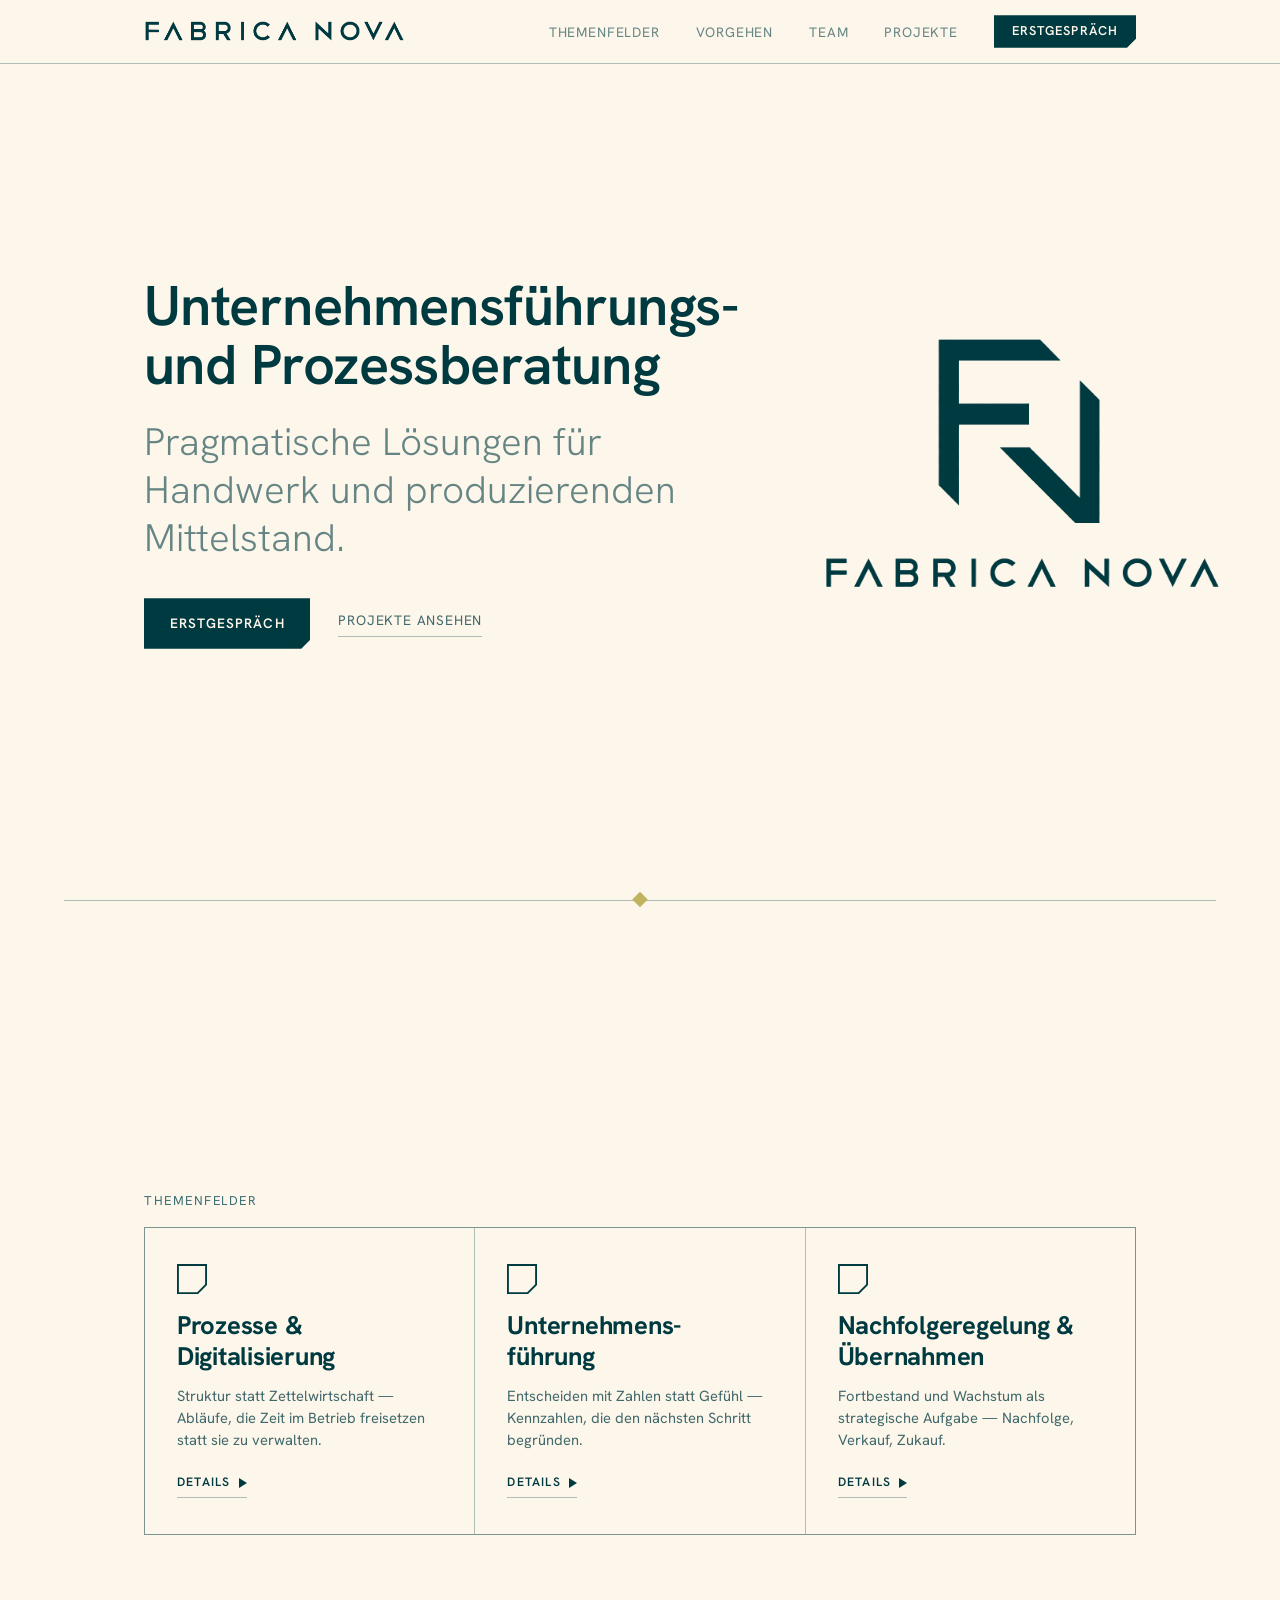
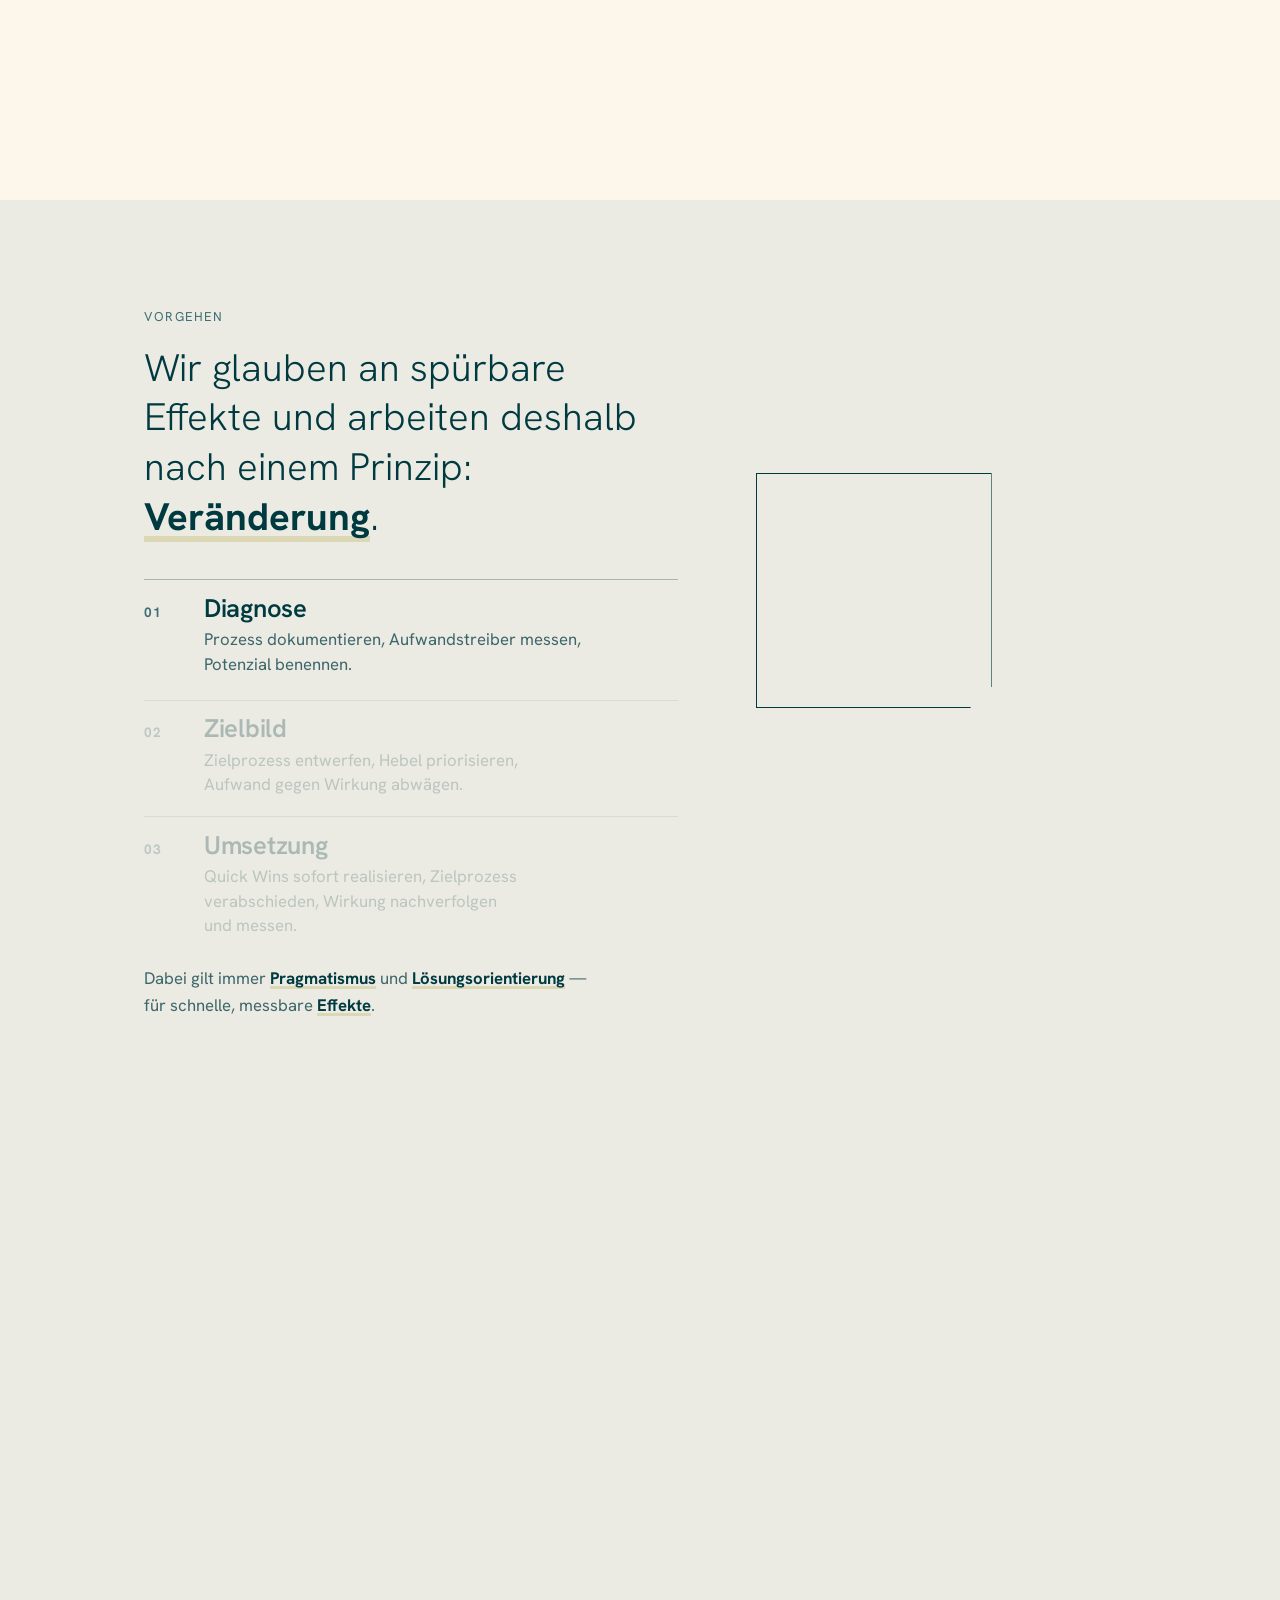
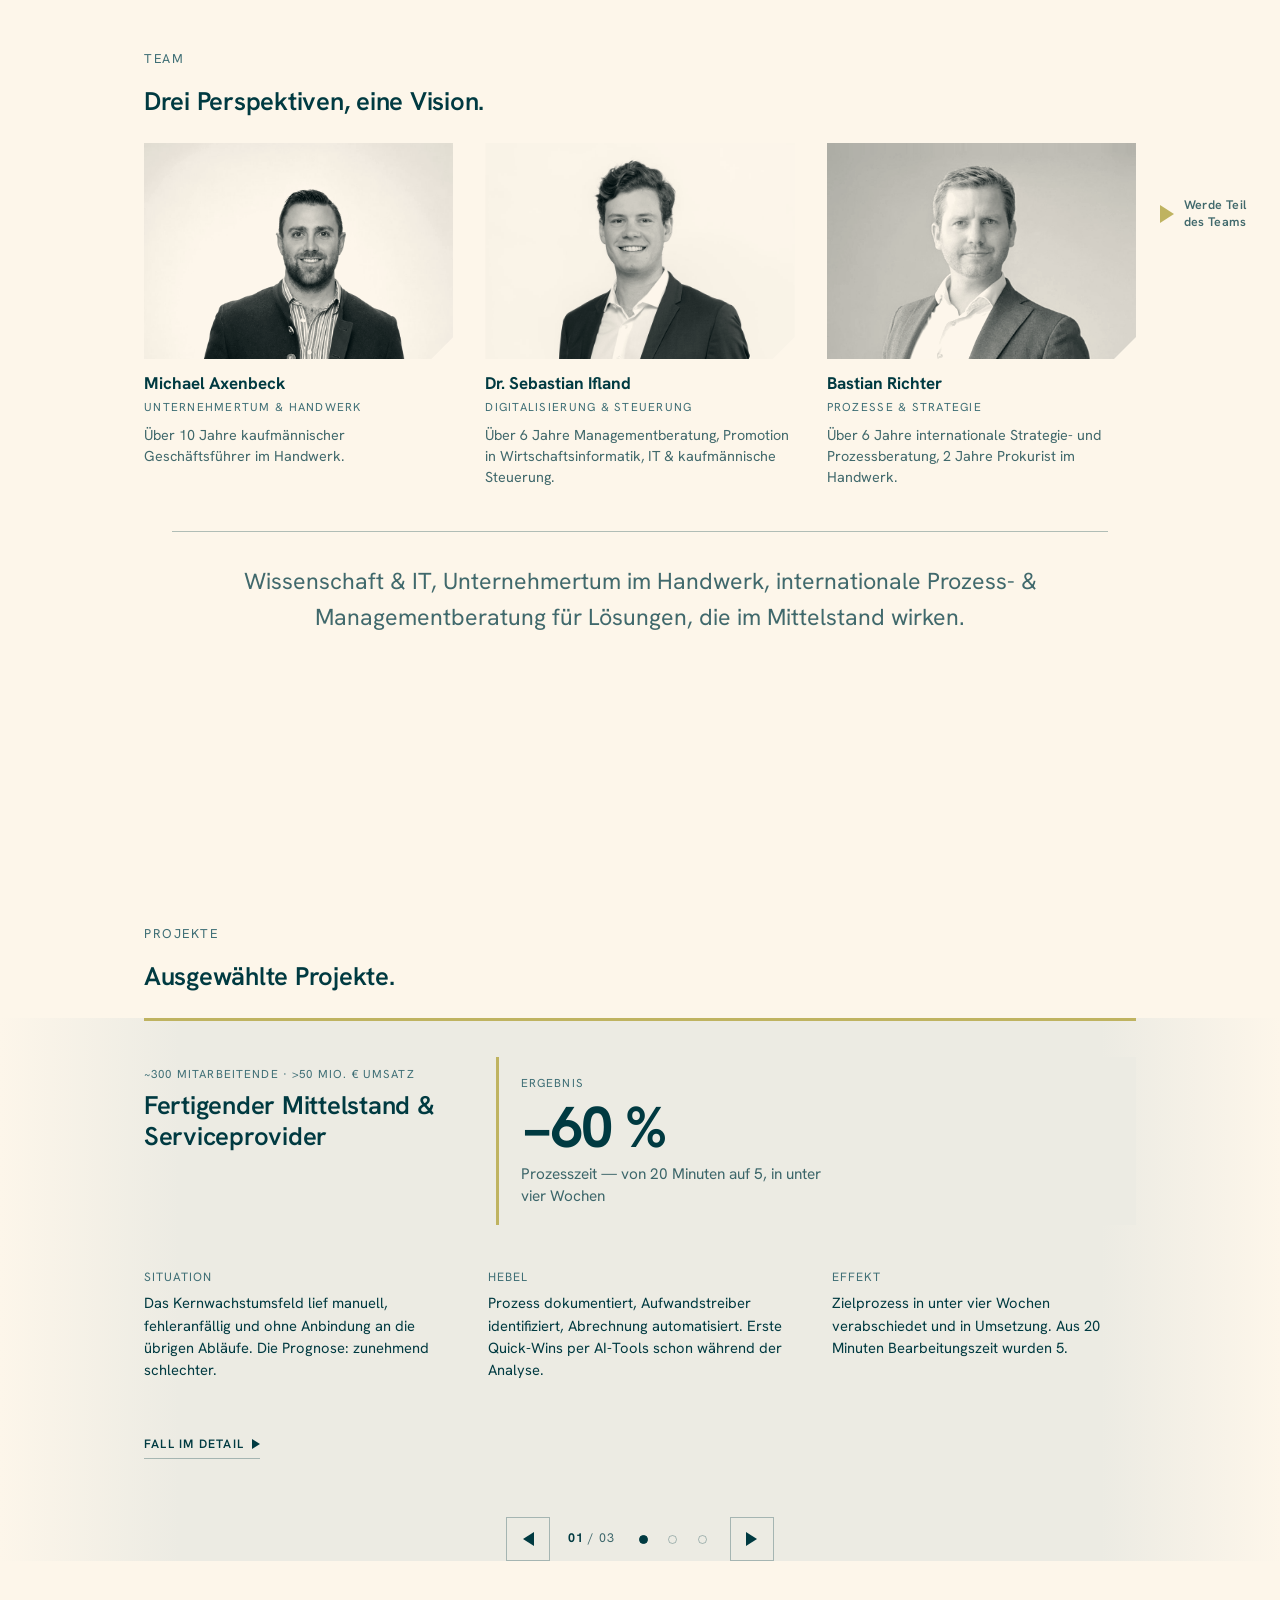
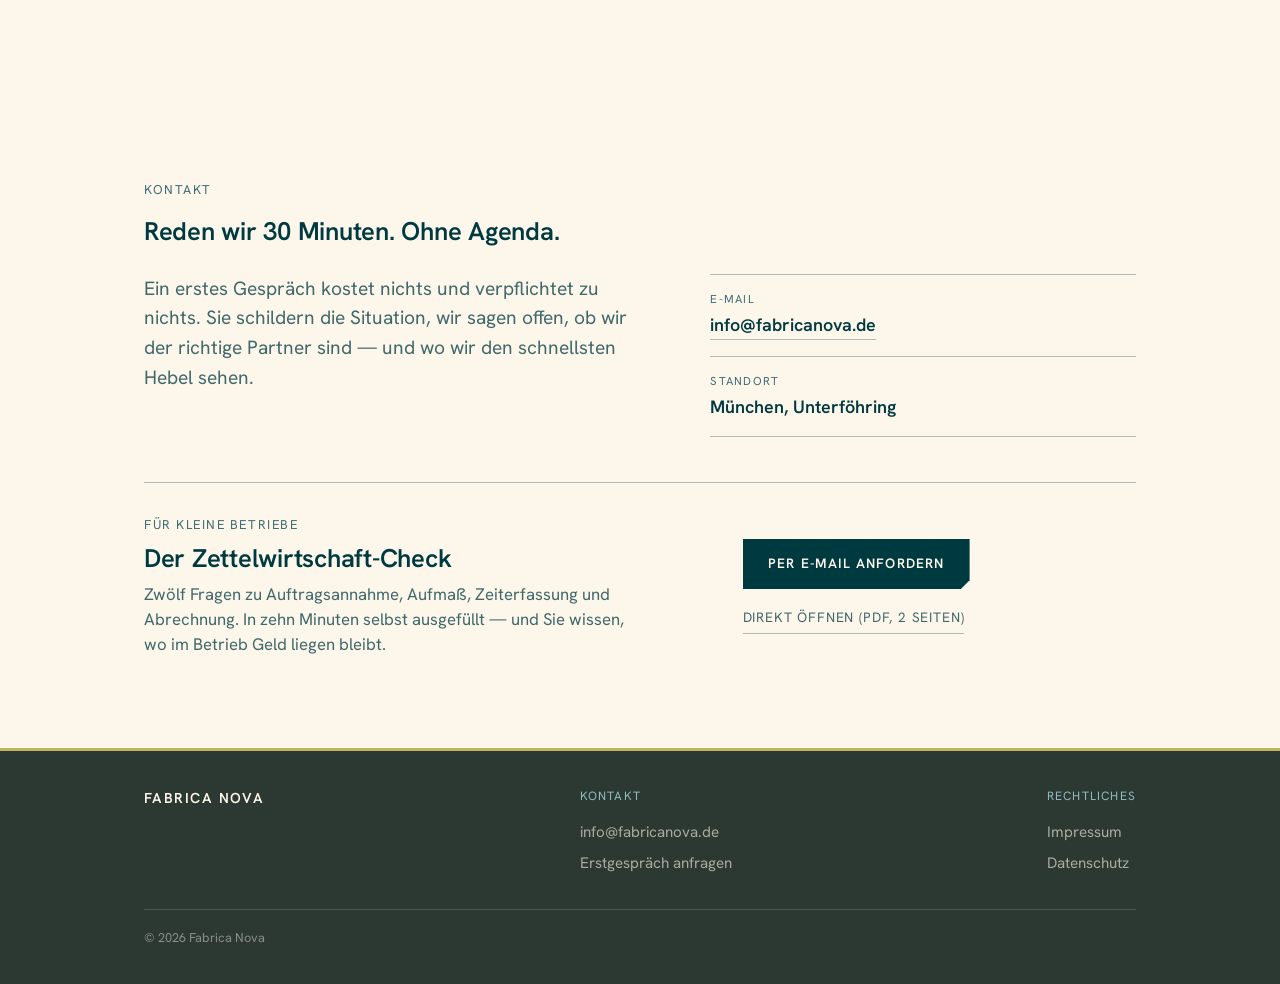
<file: index.html>
<!DOCTYPE html>
<html lang="de" class="snap-page">
<head>
<meta charset="UTF-8">
<meta name="viewport" content="width=device-width, initial-scale=1.0">

<title>Fabrica Nova — Prozessberatung für Handwerk und Mittelstand</title>
<meta name="description" content="Fabrica Nova ist eine Boutique-Beratung für Handwerksbetriebe und produzierende KMU: Prozesse und Digitalisierung, Unternehmensführung, Nachfolge und Übernahmen. Erste messbare Effekte in Wochen.">

<!-- TODO vor Livegang: echte Domain in canonical und og:url eintragen. -->
<link rel="canonical" href="https://www.fabrica-nova.de/">

<meta property="og:type" content="website">
<meta property="og:locale" content="de_DE">
<meta property="og:site_name" content="Fabrica Nova">
<meta property="og:title" content="Unternehmensführungs- und Prozessberatung">
<meta property="og:description" content="Pragmatische Lösungen für Handwerk und produzierenden Mittelstand.">
<meta property="og:url" content="https://www.fabrica-nova.de/">
<meta property="og:image" content="assets/og-image.png">
<meta property="og:image:width" content="1200">
<meta property="og:image:height" content="630">
<meta name="twitter:card" content="summary_large_image">

<meta name="theme-color" content="#FDF6EA">
<!-- Aus assets/fabrica-nova-icon.png erzeugt. Für ein scharfes Favicon in allen
     Größen sollte später eine echte SVG-Version aus der Logo-Vektordatei folgen. -->
<link rel="icon" href="assets/favicon-32.png" sizes="32x32" type="image/png">
<link rel="icon" href="assets/favicon-48.png" sizes="48x48" type="image/png">
<link rel="apple-touch-icon" href="assets/apple-touch-icon.png">

<link rel="preload" href="assets/fonts/hanken-grotesk-latin-700-normal.woff2" as="font" type="font/woff2" crossorigin>
<link rel="preload" href="assets/fonts/hanken-grotesk-latin-400-normal.woff2" as="font" type="font/woff2" crossorigin>
<link rel="stylesheet" href="styles.css">

<!-- Setzt sofort eine Markierung, dass JavaScript läuft. Fehlt sie (Lockdown-Modus,
     Inhaltsblocker, alte Engine, Skriptfehler), schaltet das CSS den Projekte-Slider
     auf eine reine Wisch-Bedienung um — siehe html:not(.js) in styles.css. -->
<script>document.documentElement.className += ' js';</script>
</head>
<body>

<header class="site-header">
  <div class="wrap">
    <a href="#hero" class="brand-mark">
      <img class="wordmark" src="assets/fabrica-nova-wordmark.png" alt="Fabrica Nova">
    </a>
    <nav class="site-nav" id="site-nav">
      <ul class="nav-list">
        <li><a href="#themenfelder">Themenfelder</a></li>
        <li><a href="#vorgehen">Vorgehen</a></li>
        <li><a href="#team">Team</a></li>
        <li><a href="#cases">Projekte</a></li>
      </ul>
      <a href="#kontakt" class="nav-cta">Erstgespräch</a>
      <button type="button" class="nav-burger" aria-expanded="false" aria-controls="nav-panel" aria-label="Menü öffnen">
        <span class="burger-lines" aria-hidden="true"></span>
      </button>
    </nav>
  </div>
</header>

<!-- Mobiles Vollbildmenü: bei fünf Zielen kollidierten Logo, Navigation und CTA
     auf 390 px in einer Zeile. -->
<div class="nav-panel" id="nav-panel" hidden>
  <ul>
    <li><a href="#themenfelder">Themenfelder</a></li>
    <li><a href="#vorgehen">Vorgehen</a></li>
    <li><a href="#team">Team</a></li>
    <li><a href="#cases">Projekte</a></li>
    <li><a href="#kontakt">Kontakt</a></li>
  </ul>
  <a href="#kontakt" class="nav-panel-cta">Erstgespräch anfragen</a>
</div>

<main>

  <section id="hero" class="snap-section hero">
    <div class="wrap">
      <div class="hero-facet"><img src="assets/fabrica-nova-logo.png" alt="Fabrica Nova"></div>
      <div class="hero-inner">
        <!-- Positionierung: Nutzen statt Kategorie. "Exzellenz im Mittelstand" konnte
             über jeder Beratungsseite stehen. Alternativen, falls die Tonalität zu
             direkt ist: "Aus Aufwand wird Marge." / "Vier Wochen bis zum ersten Effekt." -->
        <h1>Unternehmensführungs-<br>und Prozessberatung</h1>
        <p class="lede">Pragmatische Lösungen für Handwerk und produzierenden Mittelstand.</p>
        <div class="hero-actions">
          <a href="#kontakt" class="btn-primary">Erstgespräch</a>
          <a href="#cases" class="btn-quiet">Projekte ansehen</a>
        </div>
      </div>
    </div>
  </section>

  <section id="themenfelder" class="snap-section fields">
    <div class="wrap">
      <span class="section-label">Themenfelder</span>
      <div class="fields-grid">

        <div class="field-card">
          <div class="flip-inner">
            <div class="flip-front">
              <svg class="facet-mark" viewBox="0 0 32 32" aria-hidden="true" focusable="false">
                <path d="M1 1H31V22L22 31H1Z" fill="none" stroke="currentColor" stroke-width="2"/>
              </svg>
              <h3>Prozesse &amp; Digitalisierung</h3>
              <p class="field-claim">Struktur statt Zettelwirtschaft — Abläufe, die Zeit im Betrieb freisetzen statt sie zu verwalten.</p>
              <!-- Führt zum passenden Referenzprojekt im Abschnitt "Projekte". -->
              <a class="flip-btn" href="#cases" data-case="1">
                <span class="flip-btn-label">Details</span><span class="flip-btn-mark" aria-hidden="true"></span>
                <span class="sr-only"> — Referenzprojekt: Fertigender Mittelstand</span>
              </a>
            </div>
            <div class="flip-back" id="feld-1-details">
              <h4>Struktur statt Zettelwirtschaft</h4>
              <ul>
                <li>Ende zu Ende Prozessketten ermöglichen eine strukturierte Wertgenerierung, pragmatisch und effizient.</li>
                <li>Angewandte Digitalisierung schafft echten Mehrwert, keine Buzzwords.</li>
              </ul>
              <!-- Sichtbarer Klickweg, wenn die Karte per Hover gedreht ist. Doppelt zum
                   Link auf der Vorderseite, deshalb aus Tab-Reihenfolge und Vorlesemodus genommen. -->
              <a class="flip-btn flip-btn-back" href="#cases" data-case="1" tabindex="-1" aria-hidden="true">
                <span class="flip-btn-label">Details</span><span class="flip-btn-mark" aria-hidden="true"></span>
              </a>
            </div>
          </div>
        </div>

        <div class="field-card">
          <div class="flip-inner">
            <div class="flip-front">
              <svg class="facet-mark" viewBox="0 0 32 32" aria-hidden="true" focusable="false">
                <path d="M1 1H31V22L22 31H1Z" fill="none" stroke="currentColor" stroke-width="2"/>
              </svg>
              <h3>Unternehmens-<br>führung</h3>
              <p class="field-claim">Entscheiden mit Zahlen statt Gefühl — Kennzahlen, die den nächsten Schritt begründen.</p>
              <!-- Führt zum passenden Referenzprojekt im Abschnitt "Projekte". -->
              <a class="flip-btn" href="#cases" data-case="2">
                <span class="flip-btn-label">Details</span><span class="flip-btn-mark" aria-hidden="true"></span>
                <span class="sr-only"> — Referenzprojekt: Familiengeführte Schreinerei</span>
              </a>
            </div>
            <div class="flip-back" id="feld-2-details">
              <h4>Ressourcen im Blick</h4>
              <ul>
                <li>Die richtigen Entscheidungen werden datenbasiert getroffen, informierter Fahrplan statt Blindflug.</li>
                <li>Analytische Dashboards für eine gezielte Unternehmenssteuerung, strategisches Wachstum statt Irrfahrt.</li>
              </ul>
              <!-- Sichtbarer Klickweg, wenn die Karte per Hover gedreht ist. Doppelt zum
                   Link auf der Vorderseite, deshalb aus Tab-Reihenfolge und Vorlesemodus genommen. -->
              <a class="flip-btn flip-btn-back" href="#cases" data-case="2" tabindex="-1" aria-hidden="true">
                <span class="flip-btn-label">Details</span><span class="flip-btn-mark" aria-hidden="true"></span>
              </a>
            </div>
          </div>
        </div>

        <div class="field-card">
          <div class="flip-inner">
            <div class="flip-front">
              <svg class="facet-mark" viewBox="0 0 32 32" aria-hidden="true" focusable="false">
                <path d="M1 1H31V22L22 31H1Z" fill="none" stroke="currentColor" stroke-width="2"/>
              </svg>
              <h3>Nachfolgeregelung &amp; Übernahmen</h3>
              <p class="field-claim">Fortbestand und Wachstum als strategische Aufgabe — Nachfolge, Verkauf, Zukauf.</p>
              <!-- Führt zum passenden Referenzprojekt im Abschnitt "Projekte". -->
              <a class="flip-btn" href="#cases" data-case="3">
                <span class="flip-btn-label">Details</span><span class="flip-btn-mark" aria-hidden="true"></span>
                <span class="sr-only"> — Referenzprojekt: Familiengeführtes Handwerksunternehmen</span>
              </a>
            </div>
            <div class="flip-back" id="feld-3-details">
              <h4>Gestärkt in die Zukunft</h4>
              <ul>
                <li>Der Fortbestand des Unternehmens ist eine strategische Aufgabe, ob Verkauf oder Nachfolge.</li>
                <li>Unternehmenskäufe bieten attraktive Wachstumschancen, ausschlaggebend für Erfolg sind eine abgestimmte Strategie, sauberes Kalkül und strukturiertes Vorgehen.</li>
              </ul>
              <!-- Sichtbarer Klickweg, wenn die Karte per Hover gedreht ist. Doppelt zum
                   Link auf der Vorderseite, deshalb aus Tab-Reihenfolge und Vorlesemodus genommen. -->
              <a class="flip-btn flip-btn-back" href="#cases" data-case="3" tabindex="-1" aria-hidden="true">
                <span class="flip-btn-label">Details</span><span class="flip-btn-mark" aria-hidden="true"></span>
              </a>
            </div>
          </div>
        </div>

      </div>
    </div>
  </section>

  <!-- ======================================================================
       Signaturmoment: die Facette baut die drei Projektphasen auf, während
       die Fläche stehen bleibt. Bewusst als Fortschritt gebaut, nicht als
       Effekt — ohne JavaScript, bei reduzierter Bewegung und auf kleinen
       Flächen sind alle drei Phasen gleichzeitig sichtbar. Der Inhalt hängt
       nie an der Animation.
       ====================================================================== -->
  <section id="vorgehen" class="approach-pin">
    <div class="pin-stage">
      <div class="wrap pin-grid">

        <div class="pin-text">
          <span class="section-label">Vorgehen</span>
          <p class="pin-claim">Wir glauben an spürbare Effekte und arbeiten deshalb nach einem Prinzip: <strong class="emph">Veränderung</strong>.</p>

          <ol class="phase-list">
            <li class="phase">
              <span class="phase-num">01</span>
              <div class="phase-body">
                <h3>Diagnose</h3>
                <p>Prozess dokumentieren, Aufwandstreiber messen, Potenzial benennen.</p>
              </div>
            </li>
            <li class="phase">
              <span class="phase-num">02</span>
              <div class="phase-body">
                <h3>Zielbild</h3>
                <p>Zielprozess entwerfen, Hebel priorisieren, Aufwand gegen Wirkung abwägen.</p>
              </div>
            </li>
            <li class="phase">
              <span class="phase-num">03</span>
              <div class="phase-body">
                <h3>Umsetzung</h3>
                <!-- Geschütztes Leerzeichen vor "messen": verhindert, dass das Wort
                     allein auf der letzten Zeile steht. -->
                <p>Quick Wins sofort realisieren, Zielprozess verabschieden, Wirkung nachverfolgen und&nbsp;messen.</p>
              </div>
            </li>
          </ol>

          <p class="pin-note">Dabei gilt immer <strong class="emph">Pragmatismus</strong> und <strong class="emph">Lösungsorientierung</strong> — für schnelle, messbare <strong class="emph">Effekte</strong>.</p>
        </div>

        <div class="pin-visual" aria-hidden="true">
          <span class="pf pf-1"></span>
          <span class="pf pf-2"></span>
          <span class="pf pf-3"><img class="pf-logo" src="assets/fabrica-nova-icon-sage.png" alt="" aria-hidden="true"></span>
        </div>

      </div>
    </div>
  </section>

  <section id="team" class="snap-section">
    <div class="wrap">
      <div class="section-head">
        <span class="section-label">Team</span>
        <h2>Drei Perspektiven, eine Vision.</h2>
      </div>
      <div class="team-grid-outer">
        <div class="team-grid">

        <!-- Rollenbezeichnungen aus den Profiltexten abgeleitet — bei Bedarf anpassen.
             Persönliche Kontaktwege (E-Mail/LinkedIn) folgen in Welle 2, sobald die Daten vorliegen. -->

        <div class="team-card">
          <div class="team-photo">
            <img src="assets/team/team-michael-axenbeck.jpg" alt="Porträt von Michael Axenbeck">
          </div>
          <div class="team-ident">
            <strong class="team-name">Michael Axenbeck</strong>
            <span class="team-role">Unternehmertum &amp; Handwerk</span>
            <p class="team-bio">Über 10 Jahre kaufmännischer Geschäftsführer im Handwerk.</p>
          </div>
        </div>

        <div class="team-card">
          <div class="team-photo">
            <img src="assets/team/team-sebastian-ifland.jpg" alt="Porträt von Dr. Sebastian Ifland">
          </div>
          <div class="team-ident">
            <strong class="team-name">Dr. Sebastian Ifland</strong>
            <span class="team-role">Digitalisierung &amp; Steuerung</span>
            <p class="team-bio">Über 6 Jahre Managementberatung, Promotion in Wirtschaftsinformatik, IT &amp; kaufmännische Steuerung.</p>
          </div>
        </div>

        <div class="team-card">
          <div class="team-photo">
            <img src="assets/team/team-bastian-richter.jpg" alt="Porträt von Bastian Richter">
          </div>
          <div class="team-ident">
            <strong class="team-name">Bastian Richter</strong>
            <span class="team-role">Prozesse &amp; Strategie</span>
            <p class="team-bio">Über 6 Jahre internationale Strategie- und Prozessberatung, 2 Jahre Prokurist im Handwerk.</p>
          </div>
        </div>

        </div>

        <!-- Positionsanzeige, nur auf schmalen Flächen sichtbar: dort ist das Team
             ein horizontales Karussell und man sieht eine Person plus Anschnitt.
             Rein informativ, deshalb aria-hidden. -->
        <div class="team-dots" aria-hidden="true">
          <span class="is-on"></span><span></span><span></span>
        </div>

        <!-- Vorher aria-hidden, kein Link und erst ab 1180 px sichtbar — also ein
             Hinweis, dem niemand folgen konnte. Jetzt ein echter Link auf den
             Kontaktabschnitt; sobald es eine Karriereseite gibt, dorthin umhängen. -->
        <a class="team-cta" href="#kontakt">
          <span class="team-cta-arrow" aria-hidden="true"></span>
          <span class="team-cta-label">Werde Teil<br>des Teams</span>
        </a>
      </div>

      <p class="team-statement">Wissenschaft &amp; IT, Unternehmertum im Handwerk, internationale Prozess- &amp; Managementberatung für Lösungen, die im Mittelstand wirken.</p>
    </div>
  </section>

  <section id="cases" class="snap-section">
    <div class="cases-inner">
    <div class="wrap">
      <div class="section-head">
        <span class="section-label">Projekte</span>
        <h2>Ausgewählte Projekte.</h2>
      </div>
    </div>

    <div class="case-stage">
      <div class="wrap">

        <section class="case-slider" aria-label="Projekt-Übersicht" data-interval="8000">

          <button type="button" class="case-arrow prev" aria-label="Vorheriges Projekt">
            <span class="tri"></span>
          </button>
          <button type="button" class="case-arrow next" aria-label="Nächstes Projekt">
            <span class="tri"></span>
          </button>

          <div class="case-track">

            <div class="case-slide">
              <div class="case-card accent-1">
                <div class="case-top">
                  <div class="case-meta">
                    <span class="case-tag">~300 Mitarbeitende &middot; &gt;50 Mio. &euro; Umsatz</span>
                    <h3>Fertigender Mittelstand &amp; Serviceprovider</h3>
                  </div>
                  <div class="case-result">
                    <span class="case-result-label">Ergebnis</span>
                    <span class="kpi-figure">&minus;60&nbsp;%</span>
                    <span class="kpi-ref">Prozesszeit — von 20 Minuten auf 5, in unter vier Wochen</span>
                  </div>
                </div>
                <dl class="case-details">
                  <div><dt>Situation</dt><dd>Das Kernwachstumsfeld lief manuell, fehleranfällig und ohne Anbindung an die übrigen Abläufe. Die Prognose: zunehmend schlechter.</dd></div>
                  <div><dt>Hebel</dt><dd>Prozess dokumentiert, Aufwandstreiber identifiziert, Abrechnung automatisiert. Erste Quick-Wins per AI-Tools schon während der Analyse.</dd></div>
                  <div><dt>Effekt</dt><dd>Zielprozess in unter vier Wochen verabschiedet und in Umsetzung. Aus 20 Minuten Bearbeitungszeit wurden 5.</dd></div>
                </dl>
                <p class="case-more"><a href="projekt-1.html">Fall im Detail<span class="case-more-mark" aria-hidden="true"></span><span class="sr-only"> — Fertigender Mittelstand</span></a></p>
              </div>
            </div>

            <div class="case-slide">
              <div class="case-card accent-2">
                <div class="case-top">
                  <div class="case-meta">
                    <span class="case-tag">~50 Mitarbeitende &middot; &gt;5 Mio. &euro; Umsatz</span>
                    <h3>Familiengeführte Schreinerei</h3>
                  </div>
                  <div class="case-result">
                    <span class="case-result-label">Ergebnis</span>
                    <span class="kpi-figure">+5&nbsp;%</span>
                    <span class="kpi-ref">Umsatz — vorher über verlorene Zettel nicht abgerechnet</span>
                  </div>
                </div>
                <dl class="case-details">
                  <div><dt>Situation</dt><dd>Die Auftrags- und Rechnungsdaten zeigten ein verbreitetes Muster: verlorene Zettel, nicht abgerechnete Aufträge, entgangener Umsatz.</dd></div>
                  <div><dt>Hebel</dt><dd>Ein System für Materialwirtschaft, Auftragsplanung, Aufmaß, Dokumentation und Kundenunterschrift — auf PC, Tablet und Handy.</dd></div>
                  <div><dt>Effekt</dt><dd>Transparenz über jeden Auftrag, bis zu 5&nbsp;% Umsatz gesichert, reduzierter Verwaltungsaufwand.</dd></div>
                </dl>
                <p class="case-more"><a href="projekt-2.html">Fall im Detail<span class="case-more-mark" aria-hidden="true"></span><span class="sr-only"> — Familiengeführte Schreinerei</span></a></p>
              </div>
            </div>

            <div class="case-slide">
              <div class="case-card accent-3">
                <div class="case-top">
                  <div class="case-meta">
                    <span class="case-tag">~30 Mitarbeitende &middot; &gt;6 Mio. &euro; Umsatz</span>
                    <h3>Familiengeführtes Handwerksunternehmen</h3>
                  </div>
                  <div class="case-result">
                    <span class="case-result-label">Ergebnis</span>
                    <span class="kpi-figure">3&times;</span>
                    <span class="kpi-ref">Ergebniseffekt aus der Übernahme — Umsatz, Marge, Portfolio</span>
                  </div>
                </div>
                <dl class="case-details">
                  <div><dt>Situation</dt><dd>Wachstum aus dem Bestand war ausgereizt. Die Alternative zu Abwarten: eine belastbare Wachstumsstrategie.</dd></div>
                  <div><dt>Hebel</dt><dd>Übernahme eines geschäftsfeldnahen Betriebs. Wertschöpfungskette erweitern, Administration zentralisieren, Kundenstamm zusammenführen.</dd></div>
                  <div><dt>Effekt</dt><dd>Dreifacher Ergebniseffekt: zusätzlicher Umsatz, bessere Marge, breiteres Portfolio.</dd></div>
                </dl>
                <p class="case-more"><a href="projekt-3.html">Fall im Detail<span class="case-more-mark" aria-hidden="true"></span><span class="sr-only"> — Familiengeführtes Handwerksunternehmen</span></a></p>
              </div>
            </div>

            <!-- Klon der ersten Folie für den nahtlosen Vorwärtslauf -->
            <div class="case-slide" aria-hidden="true">
              <div class="case-card accent-1">
                <div class="case-top">
                  <div class="case-meta">
                    <span class="case-tag">~300 Mitarbeitende &middot; &gt;50 Mio. &euro; Umsatz</span>
                    <h3>Fertigender Mittelstand &amp; Serviceprovider</h3>
                  </div>
                  <div class="case-result">
                    <span class="case-result-label">Ergebnis</span>
                    <span class="kpi-figure">&minus;60&nbsp;%</span>
                    <span class="kpi-ref">Prozesszeit — von 20 Minuten auf 5, in unter vier Wochen</span>
                  </div>
                </div>
                <dl class="case-details">
                  <div><dt>Situation</dt><dd>Das Kernwachstumsfeld lief manuell, fehleranfällig und ohne Anbindung an die übrigen Abläufe. Die Prognose: zunehmend schlechter.</dd></div>
                  <div><dt>Hebel</dt><dd>Prozess dokumentiert, Aufwandstreiber identifiziert, Abrechnung automatisiert. Erste Quick-Wins per AI-Tools schon während der Analyse.</dd></div>
                  <div><dt>Effekt</dt><dd>Zielprozess in unter vier Wochen verabschiedet und in Umsetzung. Aus 20 Minuten Bearbeitungszeit wurden 5.</dd></div>
                </dl>
                <p class="case-more"><a href="projekt-1.html" tabindex="-1">Fall im Detail<span class="case-more-mark" aria-hidden="true"></span><span class="sr-only"> — Fertigender Mittelstand</span></a></p>
              </div>
            </div>

          </div>

          <div class="case-dots">
            <span class="case-counter"><b class="cc-now">01</b> / 03</span>
            <button type="button" class="dot is-active" data-index="0" aria-label="Projekt 1 anzeigen"></button>
            <button type="button" class="dot" data-index="1" aria-label="Projekt 2 anzeigen"></button>
            <button type="button" class="dot" data-index="2" aria-label="Projekt 3 anzeigen"></button>
          </div>
        </section>

      </div>
    </div>
    </div><!-- /.cases-inner — dieses schließende div fehlte, dafür stand eines
             zu viel in der Themenfelder-Sektion. -->
  </section>


  <section id="kontakt" class="snap-section contact">
    <div class="wrap">
      <div class="section-head">
        <span class="section-label">Kontakt</span>
        <h2>Reden wir 30 Minuten. Ohne Agenda.</h2>
      </div>
      <div class="contact-grid">
        <div class="contact-text">
          <p>Ein erstes Gespräch kostet nichts und verpflichtet zu nichts. Sie schildern die Situation, wir sagen offen, ob wir der richtige Partner sind — und wo wir den schnellsten Hebel sehen.</p>
        </div>
        <div class="contact-data">
          <a class="contact-line" href="mailto:info@fabricanova.de">
            <span class="contact-line-label">E-Mail</span>
            <span class="contact-line-value">info@fabricanova.de</span>
          </a>
          <div class="contact-line">
            <span class="contact-line-label">Standort</span>
            <span class="contact-line-value">München, Unterföhring</span>
          </div>
        </div>
      </div>

      <!-- Inhaltsangebot mit Gegenwert: der niedrigschwellige Einstieg für
           alle, die noch nicht sprechen wollen. Ohne Formular und ohne
           Tracking — die Anfrage läuft per E-Mail, der Versand von Hand.
           Sobald ein Formular kommt, gehört in die Datenschutzerklärung ein
           Abschnitt dazu. -->
      <div class="offer">
        <div class="offer-text">
          <span class="offer-label">Für kleine Betriebe</span>
          <h3>Der Zettelwirtschaft-Check</h3>
          <p>Zwölf Fragen zu Auftragsannahme, Aufmaß, Zeiterfassung und Abrechnung. In zehn Minuten selbst ausgefüllt — und Sie wissen, wo im Betrieb Geld liegen bleibt.</p>
        </div>
        <div class="offer-actions">
          <a class="btn-primary" href="mailto:info@fabricanova.de?subject=Zettelwirtschaft-Check%20anfordern&amp;body=Guten%20Tag%2C%0A%0Abitte%20senden%20Sie%20mir%20den%20Zettelwirtschaft-Check%20zu.%0A%0ABetrieb%3A%20%0AMitarbeitende%3A%20%0A%0AVielen%20Dank">Per E-Mail anfordern</a>
          <a class="btn-quiet" href="assets/Fabrica-Nova-Zettelwirtschaft-Check.pdf" target="_blank" rel="noopener">Direkt öffnen (PDF, 2 Seiten)</a>
        </div>
      </div>
    </div>
  </section>

</main>

<footer class="site-footer" id="site-footer">
  <div class="wrap">
    <div class="footer-grid">
      <div class="footer-col">
        <div class="footer-brand">Fabrica Nova</div>
      </div>
      <div class="footer-col">
        <h4>Kontakt</h4>
        <a href="mailto:info@fabricanova.de">info@fabricanova.de</a>
        <a href="#kontakt">Erstgespräch anfragen</a>
      </div>
      <div class="footer-col">
        <h4>Rechtliches</h4>
        <a href="impressum.html">Impressum</a>
        <a href="datenschutz.html">Datenschutz</a>
      </div>
    </div>
    <div class="footer-bottom">
      <span>© 2026 Fabrica Nova</span>
    </div>
  </div>
</footer>

<script>
/* Kleiner Helfer für Media-Query-Listener. Grund: matchMedia(...).addEventListener
   gibt es in Safari erst ab iOS 14; davor existiert nur das alte addListener.
   Ohne Rückfallebene wirft die Zeile einen TypeError und reißt den restlichen
   Skriptblock mit — auf einem älteren iPhone wären dann zum Beispiel Wischen und
   automatischer Lauf im Projekte-Slider tot, obwohl die Pfeile noch gehen.
   window.fnOnMedia(mql, fn) kapselt beide Wege und schluckt Fehler. */
window.fnOnMedia = function (mql, fn) {
  try {
    if (mql.addEventListener) mql.addEventListener('change', fn);
    else if (mql.addListener) mql.addListener(fn);
  } catch (e) { /* ohne Listener funktioniert alles weiter, nur nicht reaktiv */ }
};
</script>

<script>
(function () {
  document.querySelectorAll('.case-slider').forEach(function (slider) {
    var track = slider.querySelector('.case-track');
    var dots = slider.querySelectorAll('.dot');
    var prevBtn = slider.querySelector('.case-arrow.prev');
    var nextBtn = slider.querySelector('.case-arrow.next');
    var real = dots.length;   // 3 real slides (slide index real = trailing clone of slide 0)
    var index = 0;
    var counter = slider.querySelector('.cc-now');

    /* Automatischer Durchlauf ("Laufbanner"). Intervall steht im Markup
       (data-interval) und ist bewusst lang gewählt: die Karten enthalten Text,
       der gelesen werden soll. Der Lauf hält an, sobald jemand mit der Maus
       darüber ist, etwas darin den Fokus hat, gewischt wird oder der Abschnitt
       nicht im Bild ist — und startet nicht, wenn der Nutzer im System
       reduzierte Bewegung eingestellt hat. */
    var interval = parseInt(slider.dataset.interval || '8000', 10);
    var timer = null;
    var paused = false;
    var offscreen = false;
    var reduced = window.matchMedia('(prefers-reduced-motion: reduce)');

    function stop() {
      if (timer) { clearInterval(timer); timer = null; }
    }

    function play() {
      stop();
      if (reduced.matches || paused || offscreen) return;
      timer = setInterval(next, interval);
    }

    function restart() { stop(); play(); }

    function goTo(i, animate) {
      track.style.transition = animate === false ? 'none' : '';
      track.style.transform = 'translateX(-' + (i * 100) + '%)';
      if (animate === false) { void track.offsetHeight; }
    }

    function updateDots(i) {
      dots.forEach(function (d, di) { d.classList.toggle('is-active', di === (i % real)); });
      if (counter) counter.textContent = ('0' + ((i % real) + 1)).slice(-2);
    }

    function next() {
      index++;
      goTo(index);
      updateDots(index);
      if (index === real) {
        track.addEventListener('transitionend', function handler() {
          track.removeEventListener('transitionend', handler);
          index = 0;
          goTo(0, false);
        });
      }
    }

    function prev() {
      if (index === 0) {
        index = real - 1;
        goTo(index, false);
        updateDots(index);
        return;
      }
      index--;
      goTo(index);
      updateDots(index);
    }

    function jumpTo(realIndex) {
      index = realIndex;
      goTo(index);
      updateDots(index);
    }

    nextBtn.addEventListener('click', function () { next(); restart(); });
    prevBtn.addEventListener('click', function () { prev(); restart(); });

    dots.forEach(function (dot, di) {
      dot.addEventListener('click', function () { jumpTo(di); restart(); });
    });

    /* Anhalten, solange jemand liest oder bedient — aber nur bei einem echten
       Zeigegerät. Touchgeräte feuern beim Antippen ein emuliertes mouseenter
       ohne späteres mouseleave: der Lauf stand danach dauerhaft still. */
    if (window.matchMedia('(hover: hover)').matches) {
      slider.addEventListener('mouseenter', function () { paused = true; stop(); });
      slider.addEventListener('mouseleave', function () { paused = false; play(); });
    }
    /* Pause bei Fokus nur, wenn der Fokus sichtbar gesetzt wurde (Tastatur).
       Ein Fingertipp auf Pfeil oder Punkt hinterlässt den Fokus auf dem Button —
       ohne diese Unterscheidung stand der Lauf danach für immer still. */
    slider.addEventListener('focusin', function (e) {
      var t = e.target;
      var keyboard = !!(t && t.matches) && (function () {
        // Kennt der Browser :focus-visible nicht (Safari vor 15.4), lieber NICHT
        // pausieren: sonst stünde der Lauf nach jedem Fingertipp still.
        try { return t.matches(':focus-visible'); } catch (err) { return false; }
      })();
      if (keyboard) { paused = true; stop(); }
    });
    slider.addEventListener('focusout', function () { paused = false; play(); });

    // Im Hintergrundtab nicht weiterlaufen.
    document.addEventListener('visibilitychange', function () {
      if (document.hidden) stop(); else play();
    });

    // Nicht im Bild? Dann auch nicht weiterlaufen. In try/catch, damit ein
    // fehlender oder eigenwilliger IntersectionObserver das Blättern nicht
    // mitreißt — Kernbedienung vor Komfortfunktion.
    try {
      if ('IntersectionObserver' in window) {
        new IntersectionObserver(function (entries) {
          offscreen = !entries[0].isIntersecting;
          if (offscreen) stop(); else play();
        }, { threshold: 0.25 }).observe(slider);
      }
    } catch (e) { offscreen = false; }

    window.fnOnMedia(reduced, function () { restart(); });

    // Von außen ansteuerbar: die "Details"-Links in den Themenfeldern springen
    // damit auf das passende Projekt.
    slider.jumpToCase = function (oneBased) {
      var i = Math.max(0, Math.min(real - 1, oneBased - 1));
      jumpTo(i);
      restart();
    };

    // --- Touch swipe (mobile): horizontal swipe left/right pages the cases ---
    var tStartX = null, tStartY = null, tMoved = false, tHoriz = false;
    slider.addEventListener('touchstart', function (e) {
      if (e.touches.length > 1) { tStartX = null; return; }
      tStartX = e.touches[0].clientX;
      tStartY = e.touches[0].clientY;
      tMoved = false; tHoriz = false;
    }, { passive: true });
    slider.addEventListener('touchmove', function (e) {
      if (tStartX === null) return;
      var dx = e.touches[0].clientX - tStartX;
      var dy = e.touches[0].clientY - tStartY;
      if (!tMoved && (Math.abs(dx) > 8 || Math.abs(dy) > 8)) {
        tMoved = true;
        tHoriz = Math.abs(dx) > Math.abs(dy);
      }
      // Lock a horizontal swipe so it pages the slider instead of scrolling the page.
      if (tMoved && tHoriz) e.preventDefault();
    }, { passive: false });
    slider.addEventListener('touchend', function (e) {
      if (tStartX === null) return;
      var dx = e.changedTouches[0].clientX - tStartX;
      var dy = e.changedTouches[0].clientY - tStartY;
      if (Math.abs(dx) > Math.abs(dy) && Math.abs(dx) > 40) {
        if (dx < 0) next(); else prev();
        restart();
      }
      tStartX = null; tStartY = null;
    }, { passive: true });

    // --- Trackpad horizontal swipe (desktop): two-finger swipe left/right pages ---
    var accX = 0, lastWheelX = 0, wheelCd = 0;
    slider.addEventListener('wheel', function (e) {
      // Only react to horizontally-dominant gestures; leave vertical scroll to the page.
      if (Math.abs(e.deltaX) <= Math.abs(e.deltaY)) return;
      e.preventDefault(); // also suppresses the browser's back/forward swipe
      var now = Date.now();
      if (now - lastWheelX > 200) accX = 0; // a pause starts a fresh gesture
      lastWheelX = now;
      if (now < wheelCd) return; // swallow leftover momentum after a page turn
      accX += e.deltaX;
      if (accX > 50) { next(); restart(); accX = 0; wheelCd = now + 600; }
      else if (accX < -50) { prev(); restart(); accX = 0; wheelCd = now + 600; }
    }, { passive: false });

    updateDots(0);
    play();
  });
})();
</script>

<script>
/* Themenfelder: der Link "Details" springt zum passenden Referenzprojekt im
   Abschnitt "Projekte" und stellt den Slider auf diese Folie.
   Ohne JavaScript bleibt es ein gewöhnlicher Anker auf #cases — man landet dann
   beim Abschnitt, nur ohne Vorauswahl der Folie. */
(function () {
  var slider = document.querySelector('.case-slider');

  document.querySelectorAll('a[data-case]').forEach(function (link) {
    link.addEventListener('click', function () {
      var n = parseInt(link.dataset.case, 10);
      if (slider && typeof slider.jumpToCase === 'function' && n) {
        slider.jumpToCase(n);
      }
      // Der Anker im href übernimmt das Scrollen.
    });
  });
})();
</script>

<script>
/* Navigation: aktiver Punkt wandert mit dem Scrollen mit (vorher stand
   aria-current statisch auf "Start"), plus mobiles Vollbildmenü. */
(function () {
  /* Der CTA im Menü zeigt auf #kontakt wie der Menüpunkt "Kontakt". Ohne das
     :not() bekäme auch der Button aria-current und damit die Textfarbe für den
     aktiven Zustand — hell auf hell, also praktisch unlesbar. */
  var links = Array.prototype.slice.call(document.querySelectorAll('.nav-list a, .nav-panel a[href^="#"]:not(.nav-panel-cta)'));
  // section[id] statt .snap-section: der Signaturmoment ist absichtlich keine
  // Snap-Sektion, soll aber trotzdem im Menü mitmarkiert werden.
  var sections = document.querySelectorAll('main section[id]');

  function setActive(id) {
    links.forEach(function (a) {
      var on = a.getAttribute('href') === '#' + id;
      if (on) a.setAttribute('aria-current', 'true');
      else a.removeAttribute('aria-current');
    });
  }

  if ('IntersectionObserver' in window && sections.length) {
    var io = new IntersectionObserver(function (entries) {
      entries.forEach(function (entry) {
        if (entry.isIntersecting) setActive(entry.target.id);
      });
    }, { rootMargin: '-45% 0px -45% 0px', threshold: 0 });
    sections.forEach(function (s) { io.observe(s); });
  }

  // --- Vollbildmenü ---
  var burger = document.querySelector('.nav-burger');
  var panel = document.getElementById('nav-panel');
  if (!burger || !panel) return;

  function openPanel() {
    panel.hidden = false;
    // Ein Frame warten, damit der Übergang greift.
    requestAnimationFrame(function () { panel.classList.add('is-open'); });
    burger.setAttribute('aria-expanded', 'true');
    burger.setAttribute('aria-label', 'Menü schließen');
    // Kein overflow:hidden am Body — iOS springt dabei an den Seitenanfang.
    // Das Panel ist selbst scrollbar und per overscroll-behavior gekapselt.
  }

  function closePanel() {
    panel.classList.remove('is-open');
    burger.setAttribute('aria-expanded', 'false');
    burger.setAttribute('aria-label', 'Menü öffnen');
    var done = function () { if (!panel.classList.contains('is-open')) panel.hidden = true; };
    panel.addEventListener('transitionend', function h() { panel.removeEventListener('transitionend', h); done(); });
    window.setTimeout(done, 400); // Fallback, falls kein transitionend feuert
  }

  burger.addEventListener('click', function () {
    if (burger.getAttribute('aria-expanded') === 'true') closePanel(); else openPanel();
  });

  panel.querySelectorAll('a').forEach(function (a) {
    a.addEventListener('click', closePanel);
  });

  document.addEventListener('keydown', function (e) {
    if (e.key === 'Escape' && burger.getAttribute('aria-expanded') === 'true') {
      closePanel();
      burger.focus();
    }
  });

  // Wird das Fenster breit genug für die normale Navigation, Menü schließen.
  window.fnOnMedia(window.matchMedia('(min-width: 861px)'), function (ev) {
    if (ev.matches && burger.getAttribute('aria-expanded') === 'true') closePanel();
  });
})();
</script>

<script>
/* Signaturmoment: Fortschritt der gepinnten Sektion in drei Phasen übersetzen.
   Progressive Verbesserung — ohne dieses Skript bleiben alle drei Phasen und
   alle drei Facetten sichtbar. Sequenziert wird nur, wenn genug Platz da ist
   und der Nutzer keine reduzierte Bewegung angefordert hat. */
(function () {
  var section = document.getElementById('vorgehen');
  if (!section) return;
  var stage = section.querySelector('.pin-stage');
  if (!stage) return;

  var canSequence = window.matchMedia('(min-width: 861px) and (min-height: 620px)');
  var reduced = window.matchMedia('(prefers-reduced-motion: reduce)');
  var ticking = false;
  var active = false;

  function update() {
    ticking = false;
    var rect = section.getBoundingClientRect();
    var travel = rect.height - window.innerHeight;
    if (travel <= 0) return;
    var progress = Math.min(1, Math.max(0, -rect.top / travel));
    // Die erste Phase steht schon, wenn die Fläche ankommt; die dritte etwas
    // vor dem Ende, damit sie nicht erst beim Verlassen erscheint.
    var phase = progress >= 0.62 ? 3 : (progress >= 0.28 ? 2 : 1);
    if (stage.getAttribute('data-phase') !== String(phase)) {
      stage.setAttribute('data-phase', String(phase));
    }
  }

  function onScroll() {
    if (!ticking) { ticking = true; window.requestAnimationFrame(update); }
  }

  function enable() {
    if (active) return;
    active = true;
    stage.classList.add('is-sequenced');
    stage.setAttribute('data-phase', '1');
    window.addEventListener('scroll', onScroll, { passive: true });
    window.addEventListener('resize', onScroll);
    update();
  }

  function disable() {
    if (!active) return;
    active = false;
    stage.classList.remove('is-sequenced');
    stage.removeAttribute('data-phase');
    window.removeEventListener('scroll', onScroll);
    window.removeEventListener('resize', onScroll);
  }

  function sync() {
    if (canSequence.matches && !reduced.matches) enable(); else disable();
  }

  window.fnOnMedia(canSequence, sync);
  window.fnOnMedia(reduced, sync);
  sync();
})();
</script>

<script>
/* Team auf Touchgeräten: die Karte in der Mitte des Karussells zeigt ihr Foto in
   Farbe und markiert den passenden Punkt. Auf Geräten mit Maus passiert hier
   nichts — dort übernimmt der Hover. */
(function () {
  var grid = document.querySelector('.team-grid');
  if (!grid) return;
  var cards = Array.prototype.slice.call(grid.querySelectorAll('.team-card'));
  var dots = Array.prototype.slice.call(document.querySelectorAll('.team-dots span'));
  if (!cards.length) return;

  var touch = window.matchMedia('(hover: none)');
  var narrow = window.matchMedia('(max-width: 800px)');
  var io = null;

  function mark(index) {
    cards.forEach(function (c, i) { c.classList.toggle('is-active', i === index); });
    dots.forEach(function (d, i) { d.classList.toggle('is-on', i === index); });
  }

  function enable() {
    if (io) return;
    io = new IntersectionObserver(function (entries) {
      entries.forEach(function (entry) {
        if (entry.isIntersecting) mark(cards.indexOf(entry.target));
      });
    }, { root: grid, threshold: 0.75 });
    cards.forEach(function (c) { io.observe(c); });
    mark(0);
  }

  function disable() {
    if (!io) return;
    io.disconnect();
    io = null;
    cards.forEach(function (c) { c.classList.remove('is-active'); });
  }

  function sync() {
    if (touch.matches && narrow.matches) enable(); else disable();
  }

  window.fnOnMedia(touch, sync);
  window.fnOnMedia(narrow, sync);
  sync();
})();
</script>

</body>
</html>
</file>
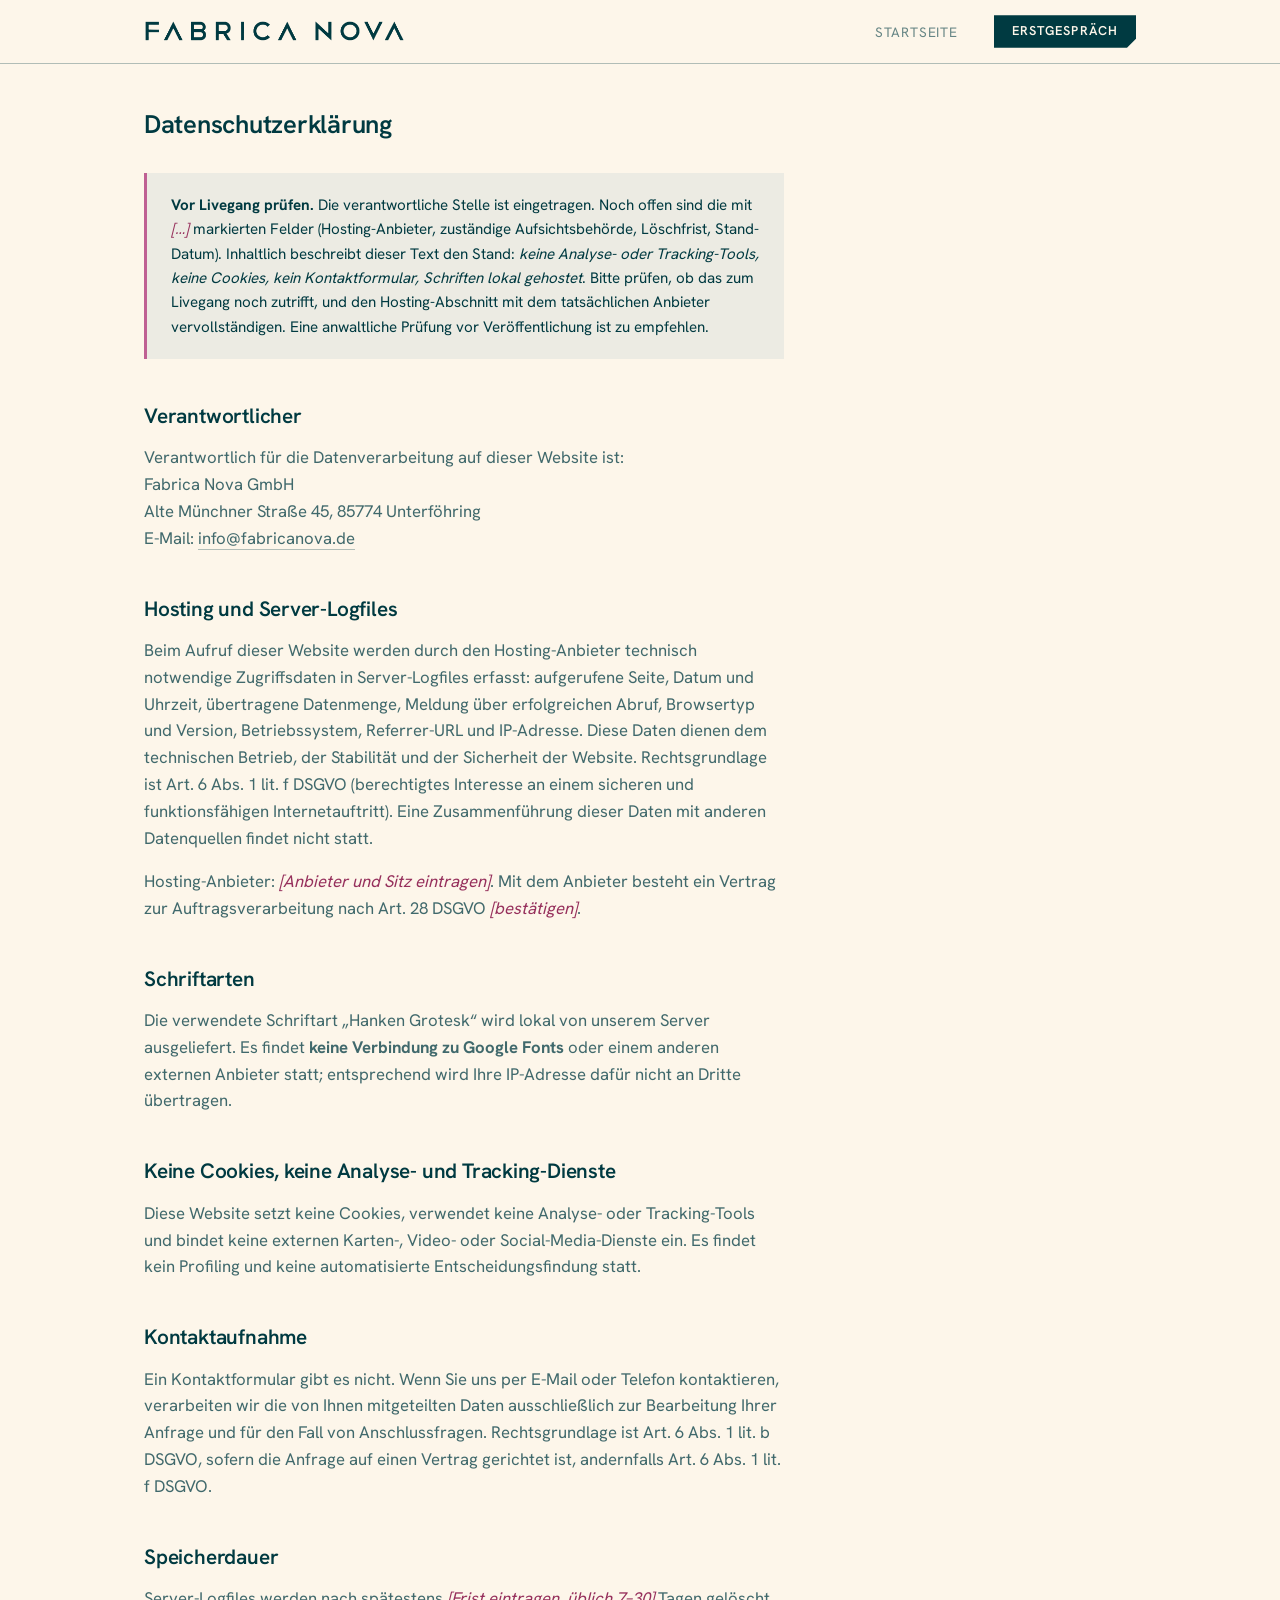
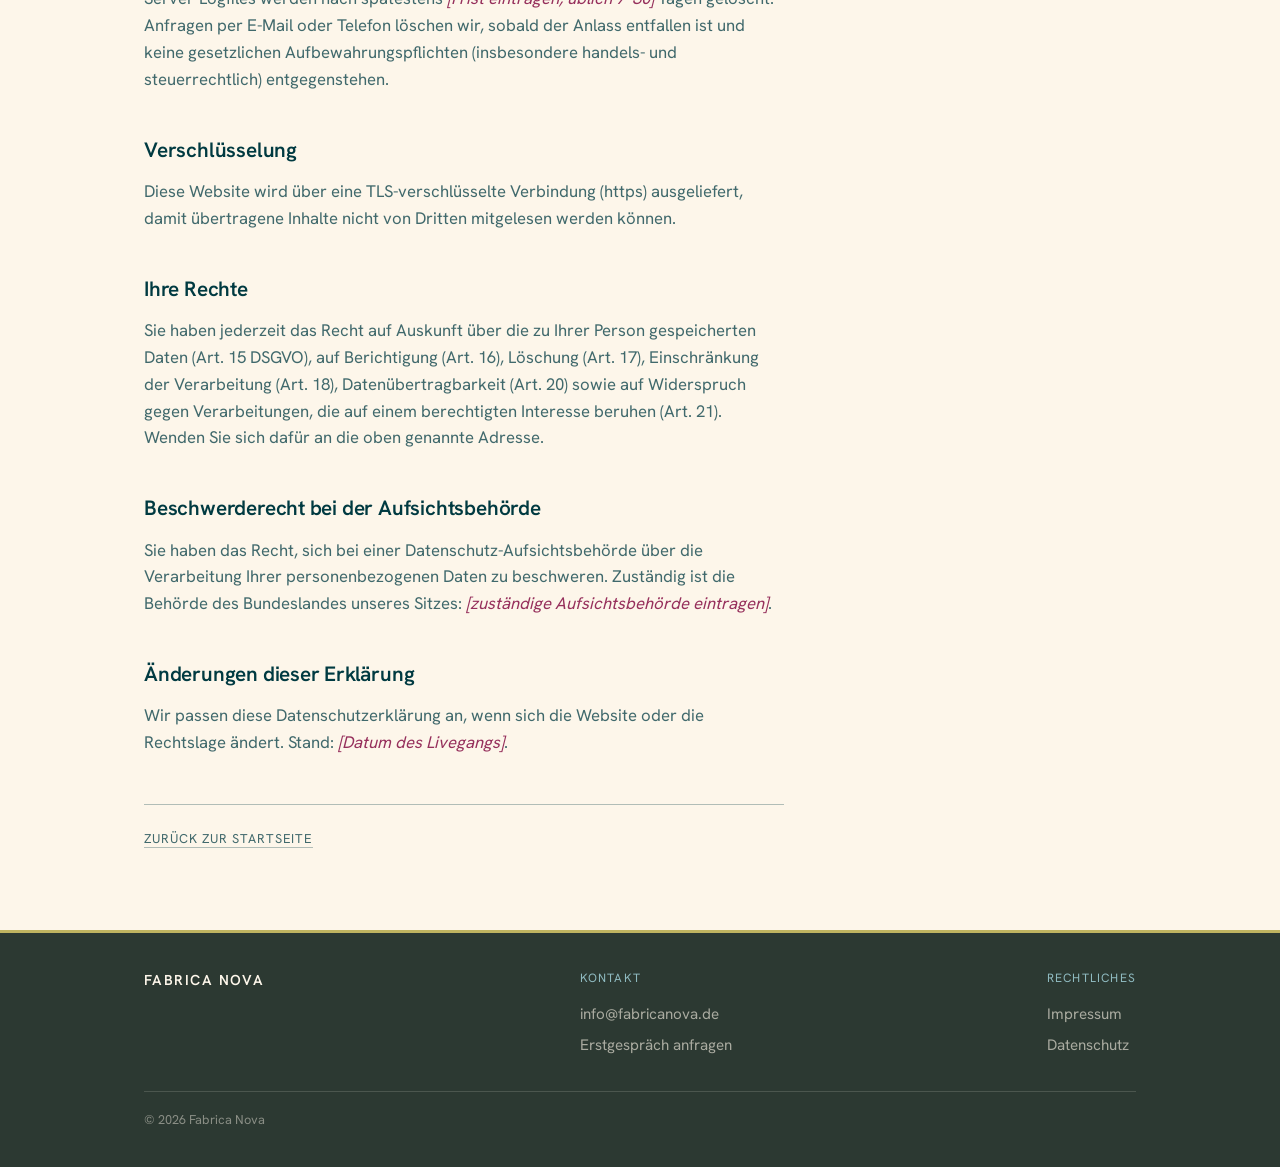
<file: datenschutz.html>
<!DOCTYPE html>
<html lang="de">
<head>
<meta charset="UTF-8">
<meta name="viewport" content="width=device-width, initial-scale=1.0">
<title>Datenschutz — Fabrica Nova</title>
<meta name="description" content="Datenschutzerklärung von Fabrica Nova: welche Daten beim Besuch dieser Website anfallen und welche Rechte Sie haben.">
<meta name="robots" content="noindex, follow">
<meta name="theme-color" content="#FDF6EA">
<link rel="icon" href="assets/favicon-32.png" sizes="32x32" type="image/png">
<link rel="icon" href="assets/favicon-48.png" sizes="48x48" type="image/png">
<link rel="apple-touch-icon" href="assets/apple-touch-icon.png">
<link rel="preload" href="assets/fonts/hanken-grotesk-latin-400-normal.woff2" as="font" type="font/woff2" crossorigin>
<link rel="stylesheet" href="styles.css">
</head>
<body>

<header class="site-header">
  <div class="wrap">
    <a href="index.html#hero" class="brand-mark">
      <img class="wordmark" src="assets/fabrica-nova-wordmark.png" alt="Fabrica Nova">
    </a>
    <nav class="site-nav">
      <ul class="nav-list">
        <li><a href="index.html#hero">Startseite</a></li>
      </ul>
      <a href="index.html#kontakt" class="nav-cta">Erstgespräch</a>
    </nav>
  </div>
</header>

<main>
  <section class="legal-section">
    <div class="wrap">
      <div class="legal-body">
        <h1 class="legal-title">Datenschutzerklärung</h1>

        <div class="legal-pending">
          <strong>Vor Livegang prüfen.</strong> Die verantwortliche Stelle ist eingetragen.
          Noch offen sind die mit <span class="legal-ph">[…]</span> markierten Felder
          (Hosting-Anbieter, zuständige Aufsichtsbehörde, Löschfrist, Stand-Datum).
          Inhaltlich beschreibt dieser Text den Stand: <em>keine Analyse- oder
          Tracking-Tools, keine Cookies, kein Kontaktformular, Schriften lokal gehostet</em>.
          Bitte prüfen, ob das zum Livegang noch zutrifft, und den Hosting-Abschnitt mit dem
          tatsächlichen Anbieter vervollständigen. Eine anwaltliche Prüfung vor
          Veröffentlichung ist zu empfehlen.
        </div>

        <h2>Verantwortlicher</h2>
        <p>Verantwortlich für die Datenverarbeitung auf dieser Website ist:<br>
        Fabrica Nova GmbH<br>
        Alte Münchner Straße 45, 85774 Unterföhring<br>
        E-Mail: <a href="mailto:info@fabricanova.de">info@fabricanova.de</a></p>

        <h2>Hosting und Server-Logfiles</h2>
        <p>Beim Aufruf dieser Website werden durch den Hosting-Anbieter technisch notwendige
        Zugriffsdaten in Server-Logfiles erfasst: aufgerufene Seite, Datum und Uhrzeit,
        übertragene Datenmenge, Meldung über erfolgreichen Abruf, Browsertyp und Version,
        Betriebssystem, Referrer-URL und IP-Adresse. Diese Daten dienen dem technischen
        Betrieb, der Stabilität und der Sicherheit der Website. Rechtsgrundlage ist
        Art. 6 Abs. 1 lit. f DSGVO (berechtigtes Interesse an einem sicheren und
        funktionsfähigen Internetauftritt). Eine Zusammenführung dieser Daten mit anderen
        Datenquellen findet nicht statt.</p>
        <p>Hosting-Anbieter: <span class="legal-ph">[Anbieter und Sitz eintragen]</span>.
        Mit dem Anbieter besteht ein Vertrag zur Auftragsverarbeitung nach Art. 28 DSGVO
        <span class="legal-ph">[bestätigen]</span>.</p>

        <h2>Schriftarten</h2>
        <p>Die verwendete Schriftart „Hanken Grotesk“ wird lokal von unserem Server
        ausgeliefert. Es findet <strong>keine Verbindung zu Google Fonts</strong> oder einem
        anderen externen Anbieter statt; entsprechend wird Ihre IP-Adresse dafür nicht an
        Dritte übertragen.</p>

        <h2>Keine Cookies, keine Analyse- und Tracking-Dienste</h2>
        <p>Diese Website setzt keine Cookies, verwendet keine Analyse- oder Tracking-Tools
        und bindet keine externen Karten-, Video- oder Social-Media-Dienste ein. Es findet
        kein Profiling und keine automatisierte Entscheidungsfindung statt.</p>

        <h2>Kontaktaufnahme</h2>
        <p>Ein Kontaktformular gibt es nicht. Wenn Sie uns per E-Mail oder Telefon
        kontaktieren, verarbeiten wir die von Ihnen mitgeteilten Daten ausschließlich zur
        Bearbeitung Ihrer Anfrage und für den Fall von Anschlussfragen. Rechtsgrundlage ist
        Art. 6 Abs. 1 lit. b DSGVO, sofern die Anfrage auf einen Vertrag gerichtet ist,
        andernfalls Art. 6 Abs. 1 lit. f DSGVO.</p>

        <h2>Speicherdauer</h2>
        <p>Server-Logfiles werden nach spätestens
        <span class="legal-ph">[Frist eintragen, üblich 7–30]</span> Tagen gelöscht.
        Anfragen per E-Mail oder Telefon löschen wir, sobald der Anlass entfallen ist und
        keine gesetzlichen Aufbewahrungspflichten (insbesondere handels- und steuerrechtlich)
        entgegenstehen.</p>

        <h2>Verschlüsselung</h2>
        <p>Diese Website wird über eine TLS-verschlüsselte Verbindung (https) ausgeliefert,
        damit übertragene Inhalte nicht von Dritten mitgelesen werden können.</p>

        <h2>Ihre Rechte</h2>
        <p>Sie haben jederzeit das Recht auf Auskunft über die zu Ihrer Person gespeicherten
        Daten (Art. 15 DSGVO), auf Berichtigung (Art. 16), Löschung (Art. 17), Einschränkung
        der Verarbeitung (Art. 18), Datenübertragbarkeit (Art. 20) sowie auf Widerspruch
        gegen Verarbeitungen, die auf einem berechtigten Interesse beruhen (Art. 21).
        Wenden Sie sich dafür an die oben genannte Adresse.</p>

        <h2>Beschwerderecht bei der Aufsichtsbehörde</h2>
        <p>Sie haben das Recht, sich bei einer Datenschutz-Aufsichtsbehörde über die
        Verarbeitung Ihrer personenbezogenen Daten zu beschweren. Zuständig ist die Behörde
        des Bundeslandes unseres Sitzes:
        <span class="legal-ph">[zuständige Aufsichtsbehörde eintragen]</span>.</p>

        <h2>Änderungen dieser Erklärung</h2>
        <p>Wir passen diese Datenschutzerklärung an, wenn sich die Website oder die
        Rechtslage ändert. Stand: <span class="legal-ph">[Datum des Livegangs]</span>.</p>

        <p class="legal-back"><a href="index.html#hero">Zurück zur Startseite</a></p>
      </div>
    </div>
  </section>
</main>

<footer class="site-footer">
  <div class="wrap">
    <div class="footer-grid">
      <div class="footer-col">
        <div class="footer-brand">Fabrica Nova</div>
      </div>
      <div class="footer-col">
        <h4>Kontakt</h4>
        <a href="mailto:info@fabricanova.de">info@fabricanova.de</a>
        <a href="index.html#kontakt">Erstgespräch anfragen</a>
      </div>
      <div class="footer-col">
        <h4>Rechtliches</h4>
        <a href="impressum.html">Impressum</a>
        <a href="datenschutz.html" aria-current="page">Datenschutz</a>
      </div>
    </div>
    <div class="footer-bottom">
      <span>© 2026 Fabrica Nova</span>
    </div>
  </div>
</footer>

</body>
</html>
</file>
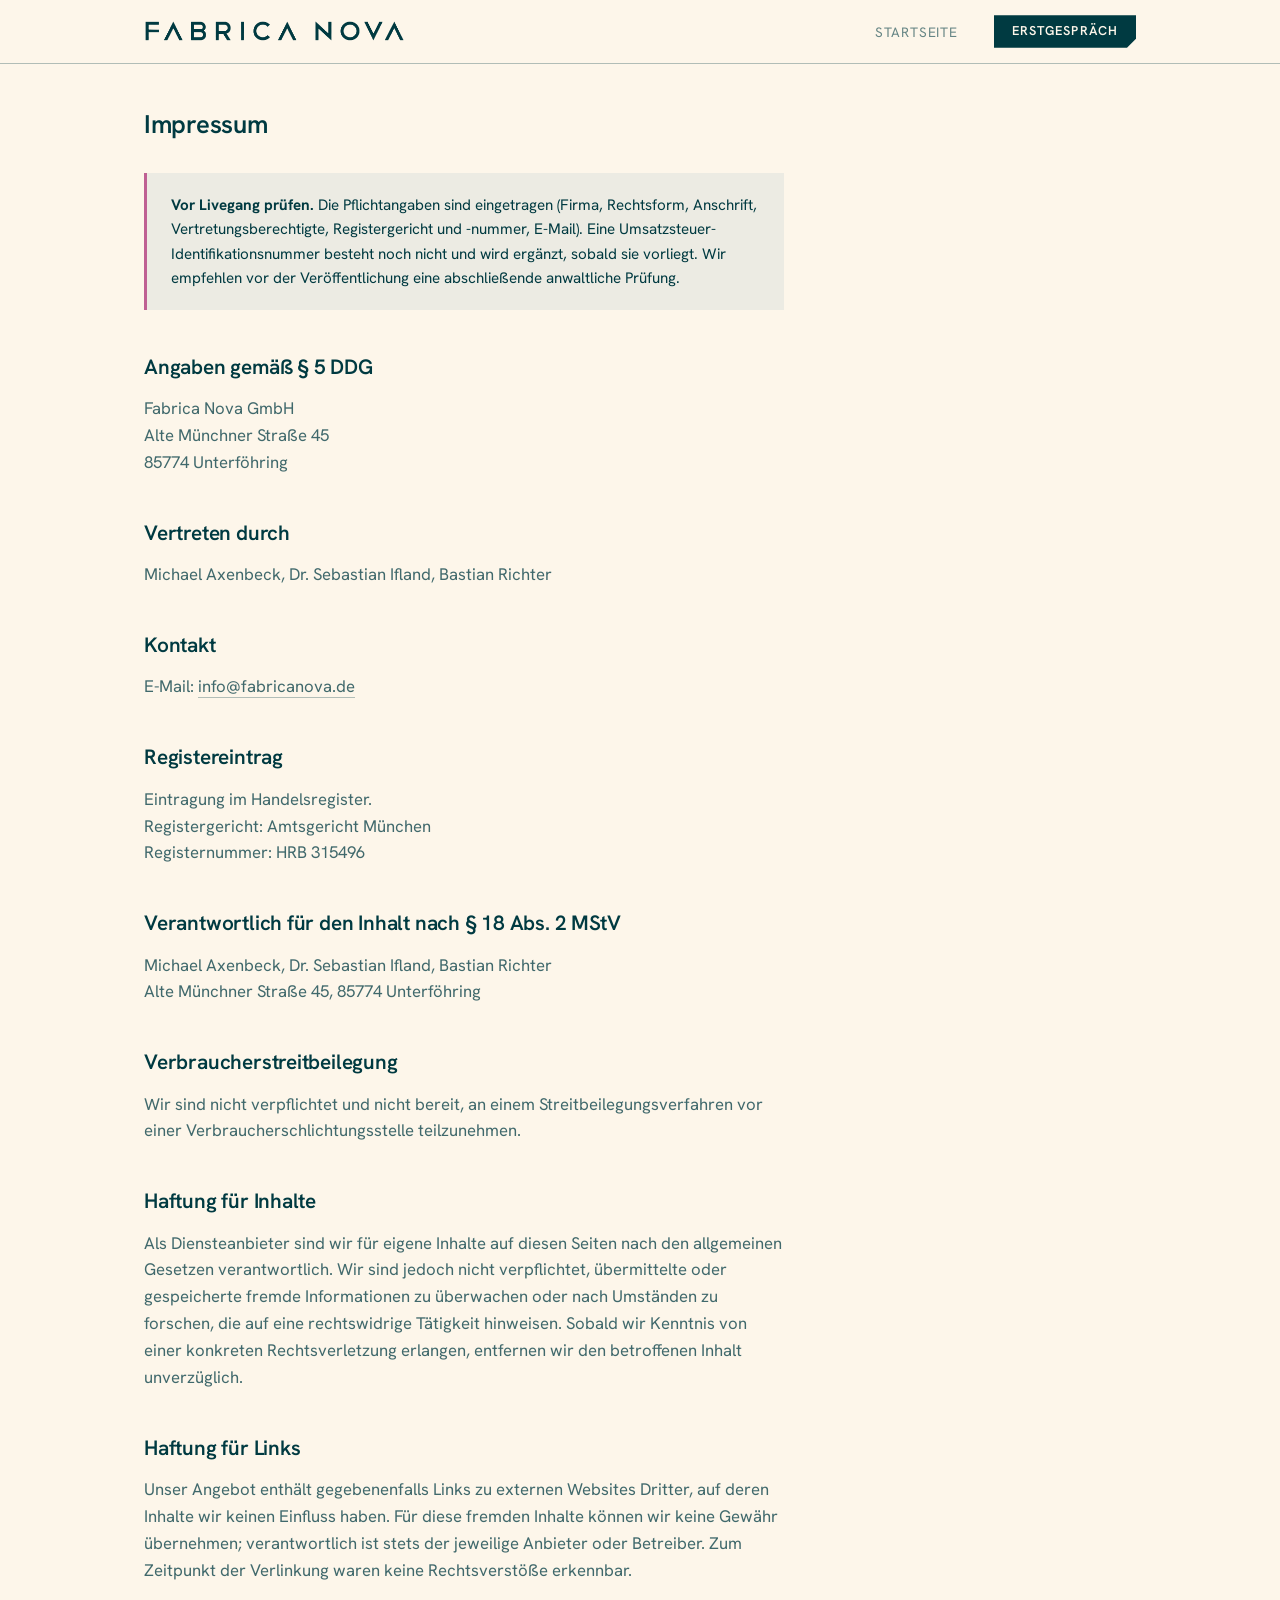
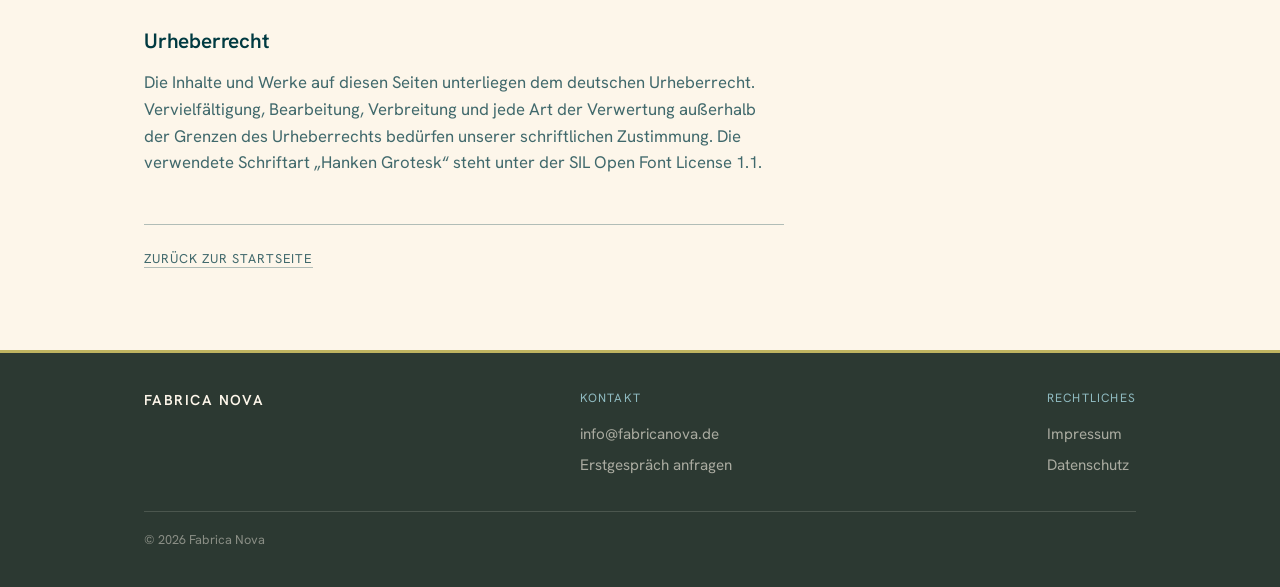
<file: impressum.html>
<!DOCTYPE html>
<html lang="de">
<head>
<meta charset="UTF-8">
<meta name="viewport" content="width=device-width, initial-scale=1.0">
<title>Impressum — Fabrica Nova</title>
<meta name="description" content="Impressum und Anbieterkennzeichnung von Fabrica Nova.">
<meta name="robots" content="noindex, follow">
<meta name="theme-color" content="#FDF6EA">
<link rel="icon" href="assets/favicon-32.png" sizes="32x32" type="image/png">
<link rel="icon" href="assets/favicon-48.png" sizes="48x48" type="image/png">
<link rel="apple-touch-icon" href="assets/apple-touch-icon.png">
<link rel="preload" href="assets/fonts/hanken-grotesk-latin-400-normal.woff2" as="font" type="font/woff2" crossorigin>
<link rel="stylesheet" href="styles.css">
</head>
<body>

<header class="site-header">
  <div class="wrap">
    <a href="index.html#hero" class="brand-mark">
      <img class="wordmark" src="assets/fabrica-nova-wordmark.png" alt="Fabrica Nova">
    </a>
    <nav class="site-nav">
      <ul class="nav-list">
        <li><a href="index.html#hero">Startseite</a></li>
      </ul>
      <a href="index.html#kontakt" class="nav-cta">Erstgespräch</a>
    </nav>
  </div>
</header>

<main>
  <section class="legal-section">
    <div class="wrap">
      <div class="legal-body">
        <h1 class="legal-title">Impressum</h1>

        <div class="legal-pending">
          <strong>Vor Livegang prüfen.</strong> Die Pflichtangaben sind eingetragen (Firma,
          Rechtsform, Anschrift, Vertretungsberechtigte, Registergericht und -nummer, E-Mail).
          Eine Umsatzsteuer-Identifikationsnummer besteht noch nicht und wird ergänzt, sobald
          sie vorliegt. Wir empfehlen vor der Veröffentlichung eine abschließende anwaltliche
          Prüfung.
        </div>

        <h2>Angaben gemäß § 5 DDG</h2>
        <p>Fabrica Nova GmbH<br>
        Alte Münchner Straße 45<br>
        85774 Unterföhring</p>

        <h2>Vertreten durch</h2>
        <p>Michael Axenbeck, Dr. Sebastian Ifland, Bastian Richter</p>

        <h2>Kontakt</h2>
        <p>E-Mail: <a href="mailto:info@fabricanova.de">info@fabricanova.de</a></p>

        <h2>Registereintrag</h2>
        <p>Eintragung im Handelsregister.<br>
        Registergericht: Amtsgericht München<br>
        Registernummer: HRB 315496</p>

        <h2>Verantwortlich für den Inhalt nach § 18 Abs. 2 MStV</h2>
        <p>Michael Axenbeck, Dr. Sebastian Ifland, Bastian Richter<br>
        Alte Münchner Straße 45, 85774 Unterföhring</p>

        <h2>Verbraucherstreitbeilegung</h2>
        <p>Wir sind nicht verpflichtet und nicht bereit, an einem Streitbeilegungsverfahren
        vor einer Verbraucherschlichtungsstelle teilzunehmen.</p>

        <h2>Haftung für Inhalte</h2>
        <p>Als Diensteanbieter sind wir für eigene Inhalte auf diesen Seiten nach den
        allgemeinen Gesetzen verantwortlich. Wir sind jedoch nicht verpflichtet, übermittelte
        oder gespeicherte fremde Informationen zu überwachen oder nach Umständen zu forschen,
        die auf eine rechtswidrige Tätigkeit hinweisen. Sobald wir Kenntnis von einer konkreten
        Rechtsverletzung erlangen, entfernen wir den betroffenen Inhalt unverzüglich.</p>

        <h2>Haftung für Links</h2>
        <p>Unser Angebot enthält gegebenenfalls Links zu externen Websites Dritter, auf deren
        Inhalte wir keinen Einfluss haben. Für diese fremden Inhalte können wir keine Gewähr
        übernehmen; verantwortlich ist stets der jeweilige Anbieter oder Betreiber. Zum
        Zeitpunkt der Verlinkung waren keine Rechtsverstöße erkennbar.</p>

        <h2>Urheberrecht</h2>
        <p>Die Inhalte und Werke auf diesen Seiten unterliegen dem deutschen Urheberrecht.
        Vervielfältigung, Bearbeitung, Verbreitung und jede Art der Verwertung außerhalb der
        Grenzen des Urheberrechts bedürfen unserer schriftlichen Zustimmung. Die verwendete
        Schriftart „Hanken Grotesk“ steht unter der SIL Open Font License 1.1.</p>

        <p class="legal-back"><a href="index.html#hero">Zurück zur Startseite</a></p>
      </div>
    </div>
  </section>
</main>

<footer class="site-footer">
  <div class="wrap">
    <div class="footer-grid">
      <div class="footer-col">
        <div class="footer-brand">Fabrica Nova</div>
      </div>
      <div class="footer-col">
        <h4>Kontakt</h4>
        <a href="mailto:info@fabricanova.de">info@fabricanova.de</a>
        <a href="index.html#kontakt">Erstgespräch anfragen</a>
      </div>
      <div class="footer-col">
        <h4>Rechtliches</h4>
        <a href="impressum.html" aria-current="page">Impressum</a>
        <a href="datenschutz.html">Datenschutz</a>
      </div>
    </div>
    <div class="footer-bottom">
      <span>© 2026 Fabrica Nova</span>
    </div>
  </div>
</footer>

</body>
</html>
</file>
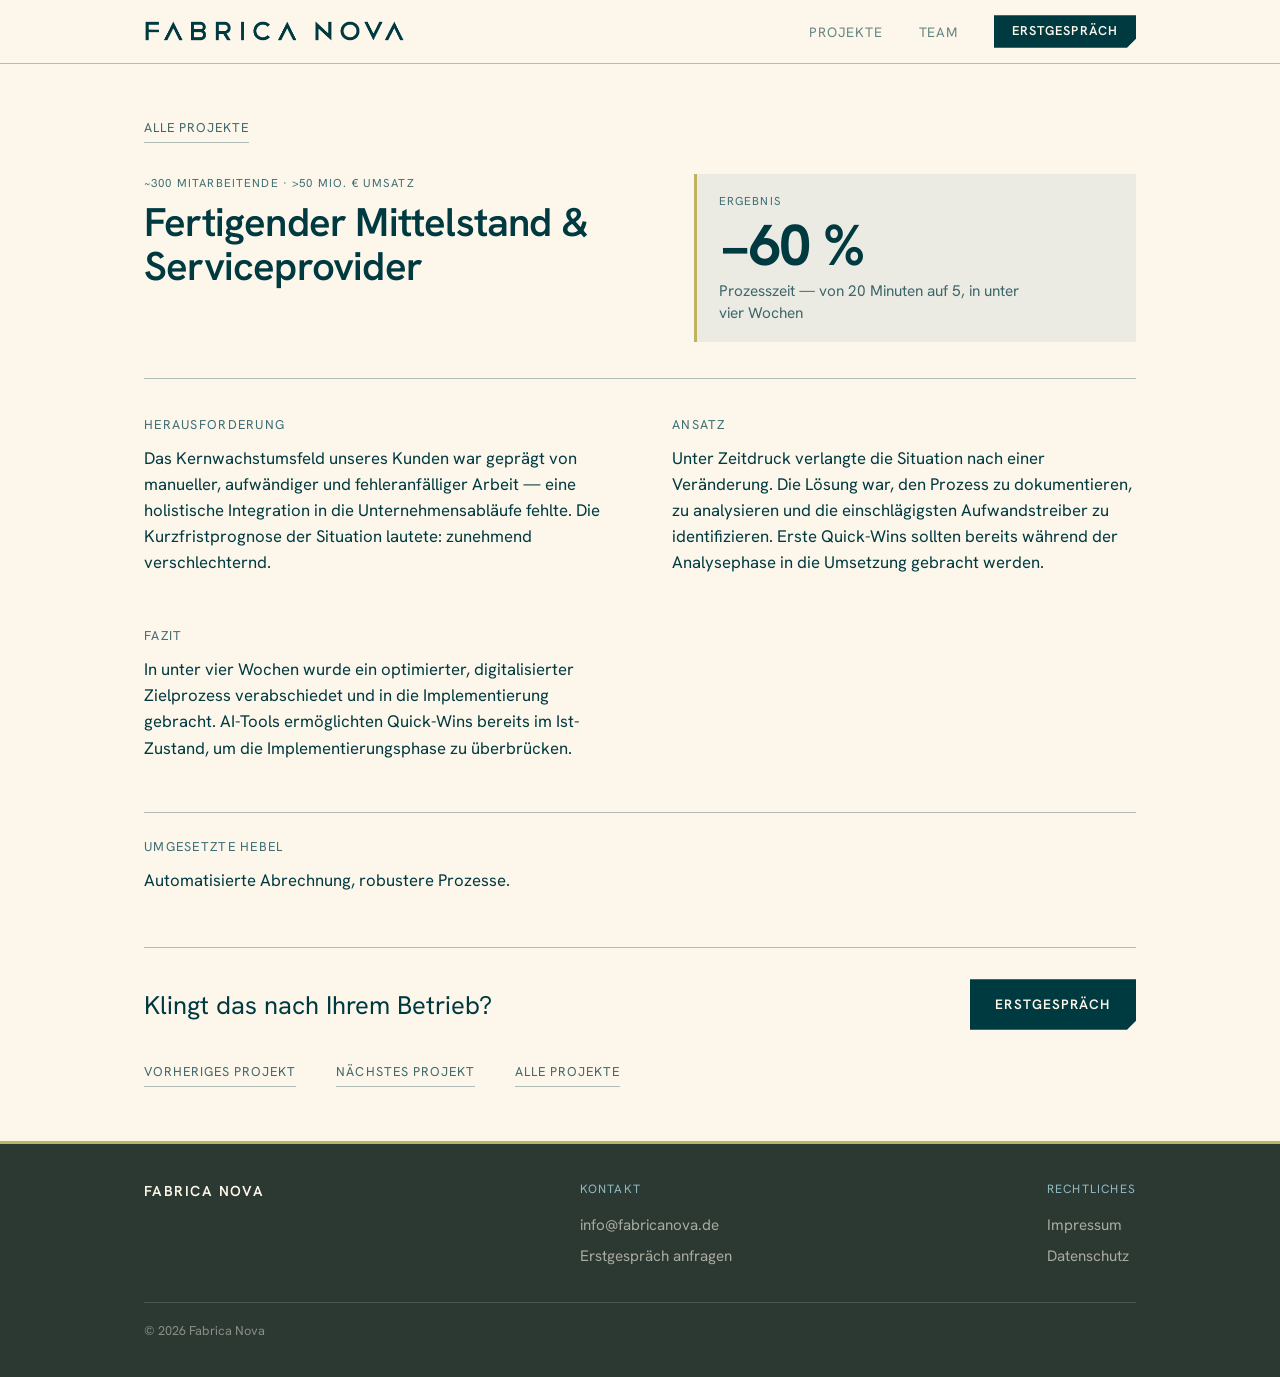
<file: projekt-1.html>
<!DOCTYPE html>
<html lang="de">
<head>
<meta charset="UTF-8">
<meta name="viewport" content="width=device-width, initial-scale=1.0">

<title>Fertigender Mittelstand: −60 % Prozesszeit — Fabrica Nova</title>
<meta name="description" content="Fallstudie: Wie ein fertigender Mittelständler die Bearbeitungszeit im Kernwachstumsfeld von 20 auf 5 Minuten gebracht hat.">
<!-- TODO vor Livegang: echte Domain in canonical und og:url eintragen. -->
<link rel="canonical" href="https://www.fabrica-nova.de/projekt-1.html">

<meta property="og:type" content="article">
<meta property="og:locale" content="de_DE">
<meta property="og:site_name" content="Fabrica Nova">
<meta property="og:title" content="Prozesszeit um über 60 % reduziert — Fertigender Mittelstand &amp; Serviceprovider">
<meta property="og:description" content="Fallstudie: Wie ein fertigender Mittelständler die Bearbeitungszeit im Kernwachstumsfeld von 20 auf 5 Minuten gebracht hat.">
<meta property="og:url" content="https://www.fabrica-nova.de/projekt-1.html">
<meta property="og:image" content="assets/og-image.png">
<meta name="twitter:card" content="summary_large_image">

<meta name="theme-color" content="#FDF6EA">
<link rel="icon" href="assets/favicon-32.png" sizes="32x32" type="image/png">
<link rel="icon" href="assets/favicon-48.png" sizes="48x48" type="image/png">
<link rel="apple-touch-icon" href="assets/apple-touch-icon.png">
<link rel="preload" href="assets/fonts/hanken-grotesk-latin-700-normal.woff2" as="font" type="font/woff2" crossorigin>
<link rel="preload" href="assets/fonts/hanken-grotesk-latin-400-normal.woff2" as="font" type="font/woff2" crossorigin>
<link rel="stylesheet" href="styles.css">
</head>
<body>

<header class="site-header">
  <div class="wrap">
    <a href="index.html#hero" class="brand-mark">
      <img class="wordmark" src="assets/fabrica-nova-wordmark.png" alt="Fabrica Nova">
    </a>
    <nav class="site-nav">
      <ul class="nav-list">
        <li><a href="index.html#cases">Projekte</a></li>
        <li><a href="index.html#team">Team</a></li>
      </ul>
      <a href="index.html#kontakt" class="nav-cta">Erstgespräch</a>
    </nav>
  </div>
</header>

<main>
  <article class="case-page">
    <div class="wrap">

      <p class="case-nav-links is-top"><a href="index.html#cases">Alle Projekte</a></p>

      <div class="case-page-head">
        <div>
          <span class="case-tag">~300 Mitarbeitende &middot; &gt;50 Mio. &euro; Umsatz</span>
          <h1>Fertigender Mittelstand &amp; Serviceprovider</h1>
        </div>
        <div class="case-result case-result-accent-1">
          <span class="case-result-label">Ergebnis</span>
          <span class="kpi-figure">&minus;60&nbsp;%</span>
          <span class="kpi-ref">Prozesszeit — von 20 Minuten auf 5, in unter vier Wochen</span>
        </div>
      </div>

      <div class="case-page-body">
        <section>
          <h2>Herausforderung</h2>
          <p>Das Kernwachstumsfeld unseres Kunden war geprägt von manueller, aufwändiger und fehleranfälliger Arbeit — eine holistische Integration in die Unternehmensabläufe fehlte. Die Kurzfristprognose der Situation lautete: zunehmend verschlechternd.</p>
        </section>
        <section>
          <h2>Ansatz</h2>
          <p>Unter Zeitdruck verlangte die Situation nach einer Veränderung. Die Lösung war, den Prozess zu dokumentieren, zu analysieren und die einschlägigsten Aufwandstreiber zu identifizieren. Erste Quick-Wins sollten bereits während der Analysephase in die Umsetzung gebracht werden.</p>
        </section>
        <section>
          <h2>Fazit</h2>
          <p>In unter vier Wochen wurde ein optimierter, digitalisierter Zielprozess verabschiedet und in die Implementierung gebracht. AI-Tools ermöglichten Quick-Wins bereits im Ist-Zustand, um die Implementierungsphase zu überbrücken.</p>
        </section>
        <section class="levers">
          <h2>Umgesetzte Hebel</h2>
          <p>Automatisierte Abrechnung, robustere Prozesse.</p>
        </section>
      </div>

      <div class="case-page-cta">
        <p>Klingt das nach Ihrem Betrieb?</p>
        <a class="btn-primary" href="index.html#kontakt">Erstgespräch</a>
      </div>

      <p class="case-nav-links">
        <a href="projekt-3.html">Vorheriges Projekt</a>
        <a href="projekt-2.html">Nächstes Projekt</a>
        <a href="index.html#cases">Alle Projekte</a>
      </p>

    </div>
  </article>
</main>

<footer class="site-footer">
  <div class="wrap">
    <div class="footer-grid">
      <div class="footer-col">
        <div class="footer-brand">Fabrica Nova</div>
      </div>
      <div class="footer-col">
        <h4>Kontakt</h4>
        <a href="mailto:info@fabricanova.de">info@fabricanova.de</a>
        <a href="index.html#kontakt">Erstgespräch anfragen</a>
      </div>
      <div class="footer-col">
        <h4>Rechtliches</h4>
        <a href="impressum.html">Impressum</a>
        <a href="datenschutz.html">Datenschutz</a>
      </div>
    </div>
    <div class="footer-bottom">
      <span>© 2026 Fabrica Nova</span>
    </div>
  </div>
</footer>

</body>
</html>
</file>
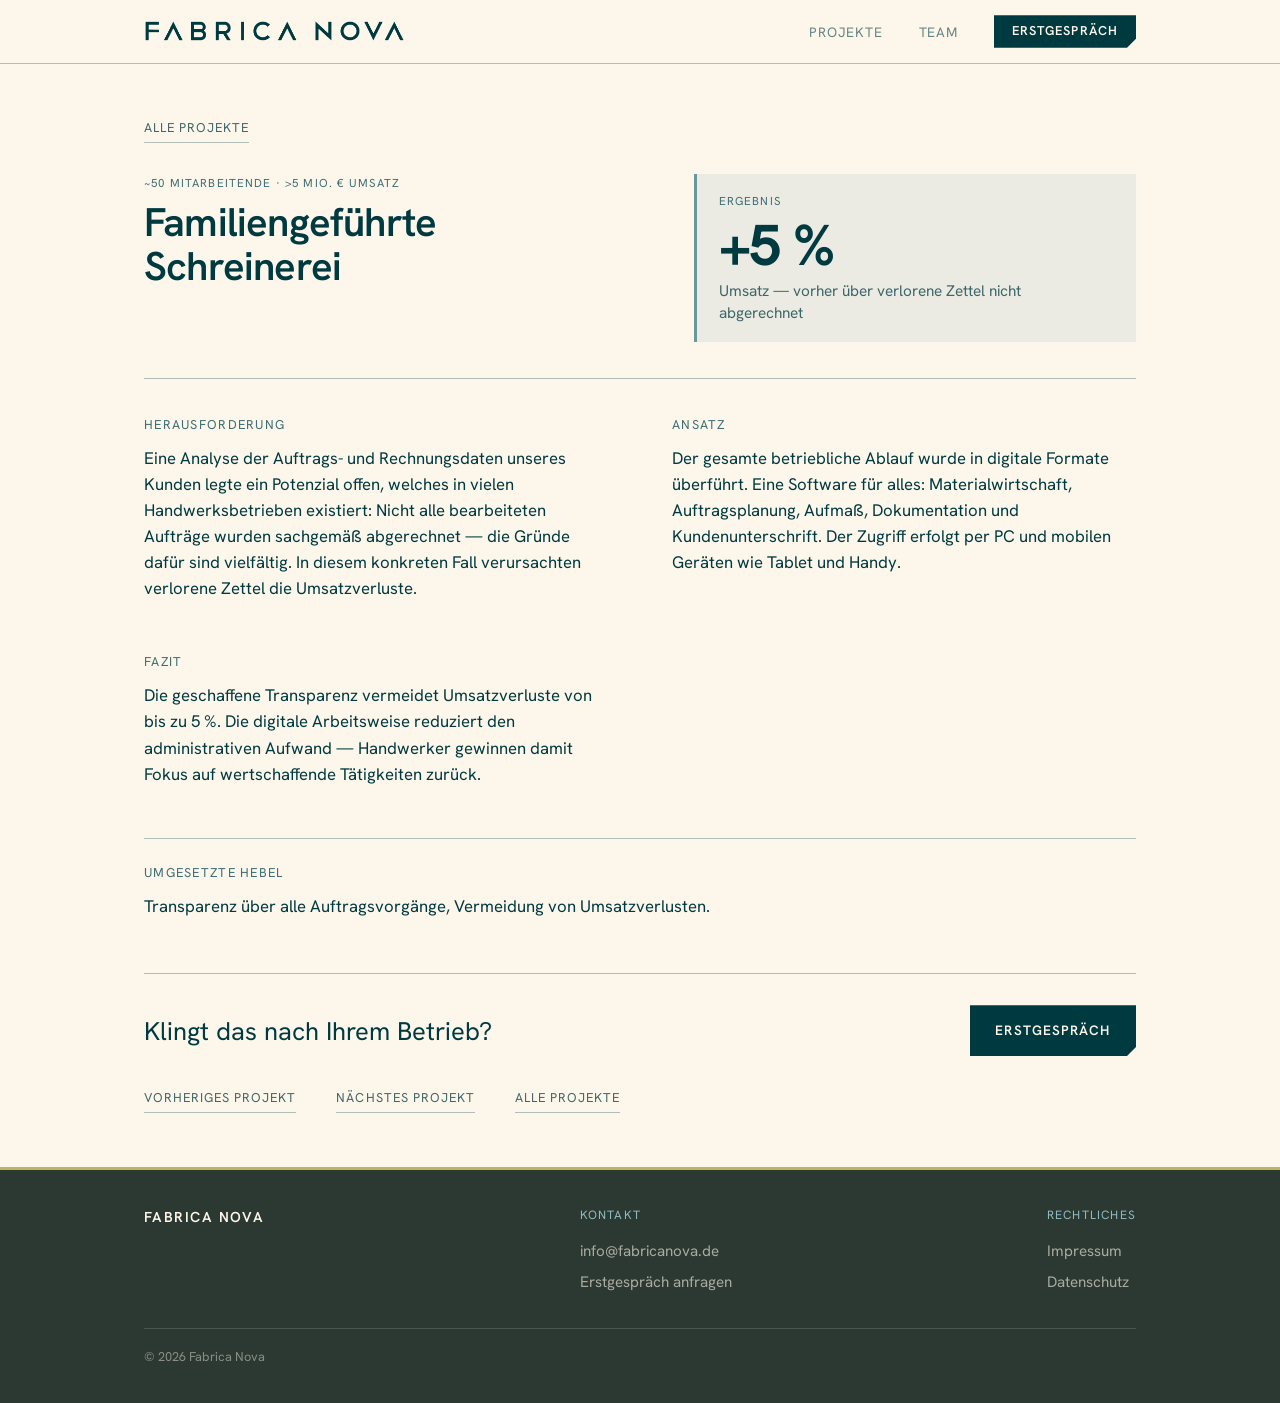
<file: projekt-2.html>
<!DOCTYPE html>
<html lang="de">
<head>
<meta charset="UTF-8">
<meta name="viewport" content="width=device-width, initial-scale=1.0">

<title>Schreinerei: 5 % Umsatz gesichert — Fabrica Nova</title>
<meta name="description" content="Fallstudie: Wie eine familiengeführte Schreinerei über durchgängige Digitalisierung bis zu 5 % Umsatz gesichert hat.">
<!-- TODO vor Livegang: echte Domain in canonical und og:url eintragen. -->
<link rel="canonical" href="https://www.fabrica-nova.de/projekt-2.html">

<meta property="og:type" content="article">
<meta property="og:locale" content="de_DE">
<meta property="og:site_name" content="Fabrica Nova">
<meta property="og:title" content="Bis zu 5 % Umsatz gesichert — Familiengeführte Schreinerei">
<meta property="og:description" content="Fallstudie: Wie eine familiengeführte Schreinerei über durchgängige Digitalisierung bis zu 5 % Umsatz gesichert hat.">
<meta property="og:url" content="https://www.fabrica-nova.de/projekt-2.html">
<meta property="og:image" content="assets/og-image.png">
<meta name="twitter:card" content="summary_large_image">

<meta name="theme-color" content="#FDF6EA">
<link rel="icon" href="assets/favicon-32.png" sizes="32x32" type="image/png">
<link rel="icon" href="assets/favicon-48.png" sizes="48x48" type="image/png">
<link rel="apple-touch-icon" href="assets/apple-touch-icon.png">
<link rel="preload" href="assets/fonts/hanken-grotesk-latin-700-normal.woff2" as="font" type="font/woff2" crossorigin>
<link rel="preload" href="assets/fonts/hanken-grotesk-latin-400-normal.woff2" as="font" type="font/woff2" crossorigin>
<link rel="stylesheet" href="styles.css">
</head>
<body>

<header class="site-header">
  <div class="wrap">
    <a href="index.html#hero" class="brand-mark">
      <img class="wordmark" src="assets/fabrica-nova-wordmark.png" alt="Fabrica Nova">
    </a>
    <nav class="site-nav">
      <ul class="nav-list">
        <li><a href="index.html#cases">Projekte</a></li>
        <li><a href="index.html#team">Team</a></li>
      </ul>
      <a href="index.html#kontakt" class="nav-cta">Erstgespräch</a>
    </nav>
  </div>
</header>

<main>
  <article class="case-page">
    <div class="wrap">

      <p class="case-nav-links is-top"><a href="index.html#cases">Alle Projekte</a></p>

      <div class="case-page-head">
        <div>
          <span class="case-tag">~50 Mitarbeitende &middot; &gt;5 Mio. &euro; Umsatz</span>
          <h1>Familiengeführte Schreinerei</h1>
        </div>
        <div class="case-result case-result-accent-2">
          <span class="case-result-label">Ergebnis</span>
          <span class="kpi-figure">+5&nbsp;%</span>
          <span class="kpi-ref">Umsatz — vorher über verlorene Zettel nicht abgerechnet</span>
        </div>
      </div>

      <div class="case-page-body">
        <section>
          <h2>Herausforderung</h2>
          <p>Eine Analyse der Auftrags- und Rechnungsdaten unseres Kunden legte ein Potenzial offen, welches in vielen Handwerksbetrieben existiert: Nicht alle bearbeiteten Aufträge wurden sachgemäß abgerechnet — die Gründe dafür sind vielfältig. In diesem konkreten Fall verursachten verlorene Zettel die Umsatzverluste.</p>
        </section>
        <section>
          <h2>Ansatz</h2>
          <p>Der gesamte betriebliche Ablauf wurde in digitale Formate überführt. Eine Software für alles: Materialwirtschaft, Auftragsplanung, Aufmaß, Dokumentation und Kundenunterschrift. Der Zugriff erfolgt per PC und mobilen Geräten wie Tablet und Handy.</p>
        </section>
        <section>
          <h2>Fazit</h2>
          <p>Die geschaffene Transparenz vermeidet Umsatzverluste von bis zu 5&nbsp;%. Die digitale Arbeitsweise reduziert den administrativen Aufwand — Handwerker gewinnen damit Fokus auf wertschaffende Tätigkeiten zurück.</p>
        </section>
        <section class="levers">
          <h2>Umgesetzte Hebel</h2>
          <p>Transparenz über alle Auftragsvorgänge, Vermeidung von Umsatzverlusten.</p>
        </section>
      </div>

      <div class="case-page-cta">
        <p>Klingt das nach Ihrem Betrieb?</p>
        <a class="btn-primary" href="index.html#kontakt">Erstgespräch</a>
      </div>

      <p class="case-nav-links">
        <a href="projekt-1.html">Vorheriges Projekt</a>
        <a href="projekt-3.html">Nächstes Projekt</a>
        <a href="index.html#cases">Alle Projekte</a>
      </p>

    </div>
  </article>
</main>

<footer class="site-footer">
  <div class="wrap">
    <div class="footer-grid">
      <div class="footer-col">
        <div class="footer-brand">Fabrica Nova</div>
      </div>
      <div class="footer-col">
        <h4>Kontakt</h4>
        <a href="mailto:info@fabricanova.de">info@fabricanova.de</a>
        <a href="index.html#kontakt">Erstgespräch anfragen</a>
      </div>
      <div class="footer-col">
        <h4>Rechtliches</h4>
        <a href="impressum.html">Impressum</a>
        <a href="datenschutz.html">Datenschutz</a>
      </div>
    </div>
    <div class="footer-bottom">
      <span>© 2026 Fabrica Nova</span>
    </div>
  </div>
</footer>

</body>
</html>
</file>
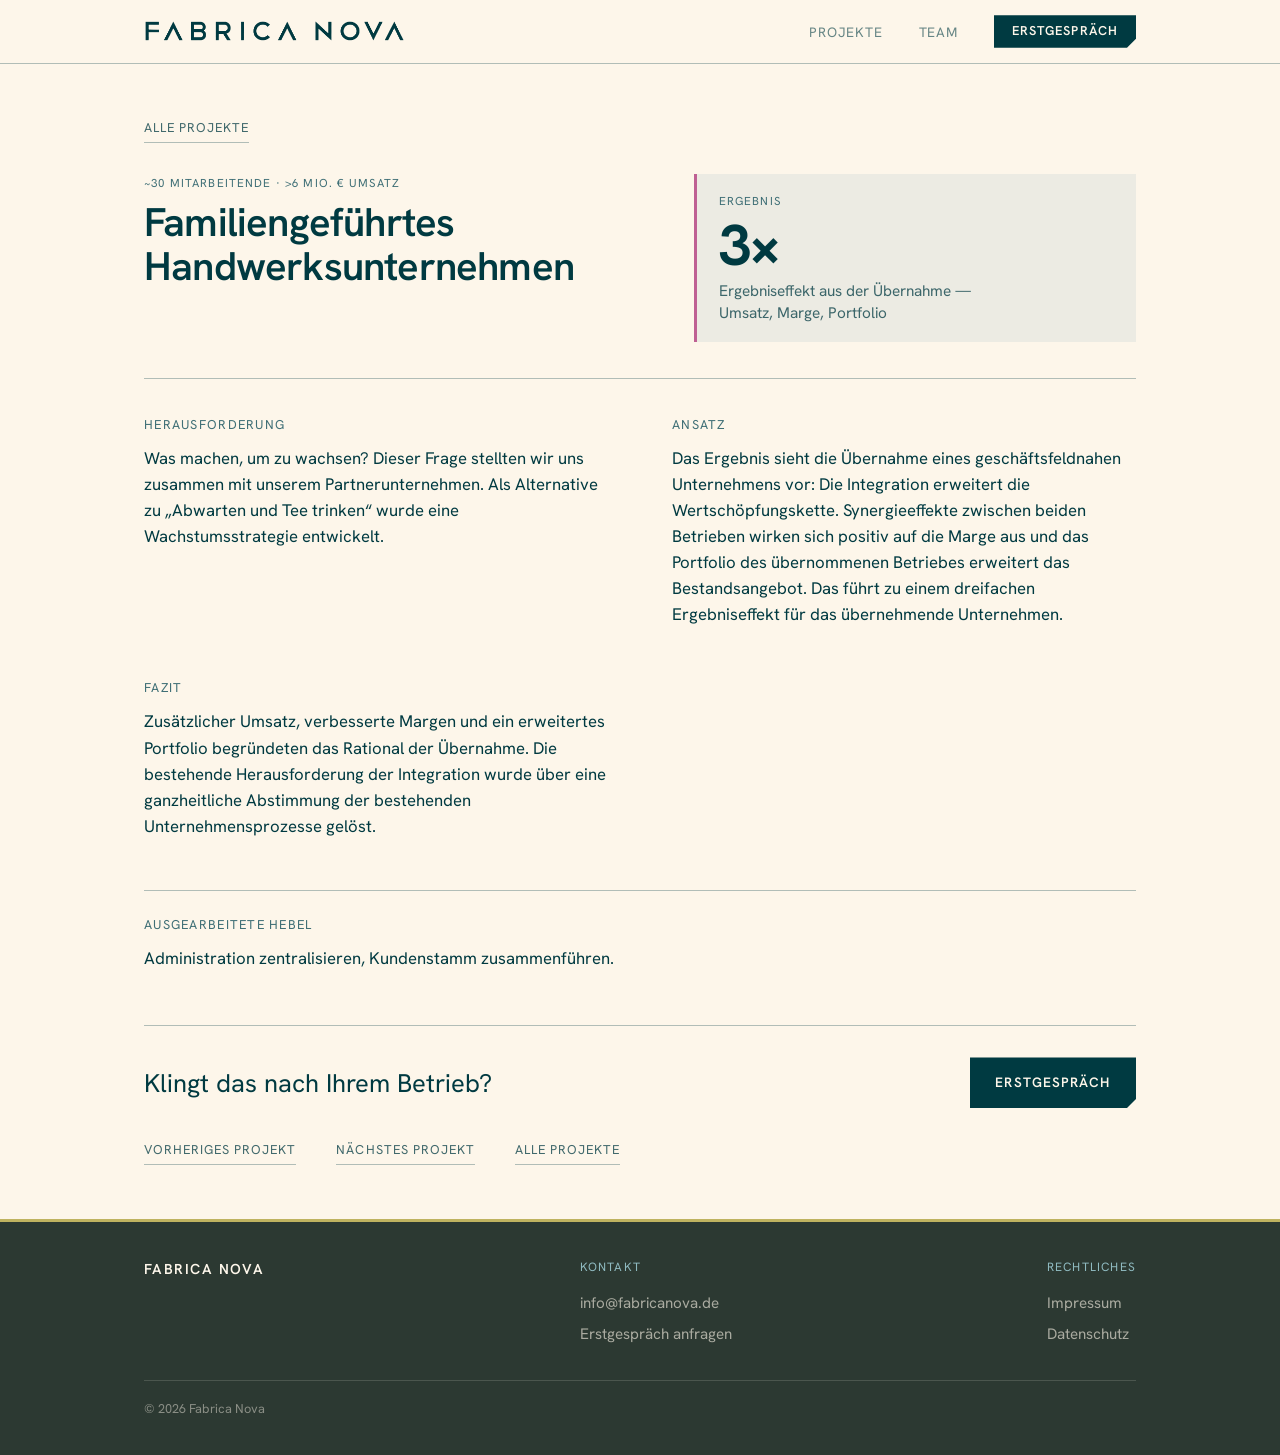
<file: projekt-3.html>
<!DOCTYPE html>
<html lang="de">
<head>
<meta charset="UTF-8">
<meta name="viewport" content="width=device-width, initial-scale=1.0">

<title>Handwerk: dreifacher Effekt durch Übernahme — Fabrica Nova</title>
<meta name="description" content="Fallstudie: Wie ein Handwerksunternehmen über die Übernahme eines geschäftsfeldnahen Betriebs einen dreifachen Ergebniseffekt erzielt hat.">
<!-- TODO vor Livegang: echte Domain in canonical und og:url eintragen. -->
<link rel="canonical" href="https://www.fabrica-nova.de/projekt-3.html">

<meta property="og:type" content="article">
<meta property="og:locale" content="de_DE">
<meta property="og:site_name" content="Fabrica Nova">
<meta property="og:title" content="Dreifacher Ergebniseffekt durch Übernahme — Familiengeführtes Handwerksunternehmen">
<meta property="og:description" content="Fallstudie: Wie ein Handwerksunternehmen über die Übernahme eines geschäftsfeldnahen Betriebs einen dreifachen Ergebniseffekt erzielt hat.">
<meta property="og:url" content="https://www.fabrica-nova.de/projekt-3.html">
<meta property="og:image" content="assets/og-image.png">
<meta name="twitter:card" content="summary_large_image">

<meta name="theme-color" content="#FDF6EA">
<link rel="icon" href="assets/favicon-32.png" sizes="32x32" type="image/png">
<link rel="icon" href="assets/favicon-48.png" sizes="48x48" type="image/png">
<link rel="apple-touch-icon" href="assets/apple-touch-icon.png">
<link rel="preload" href="assets/fonts/hanken-grotesk-latin-700-normal.woff2" as="font" type="font/woff2" crossorigin>
<link rel="preload" href="assets/fonts/hanken-grotesk-latin-400-normal.woff2" as="font" type="font/woff2" crossorigin>
<link rel="stylesheet" href="styles.css">
</head>
<body>

<header class="site-header">
  <div class="wrap">
    <a href="index.html#hero" class="brand-mark">
      <img class="wordmark" src="assets/fabrica-nova-wordmark.png" alt="Fabrica Nova">
    </a>
    <nav class="site-nav">
      <ul class="nav-list">
        <li><a href="index.html#cases">Projekte</a></li>
        <li><a href="index.html#team">Team</a></li>
      </ul>
      <a href="index.html#kontakt" class="nav-cta">Erstgespräch</a>
    </nav>
  </div>
</header>

<main>
  <article class="case-page">
    <div class="wrap">

      <p class="case-nav-links is-top"><a href="index.html#cases">Alle Projekte</a></p>

      <div class="case-page-head">
        <div>
          <span class="case-tag">~30 Mitarbeitende &middot; &gt;6 Mio. &euro; Umsatz</span>
          <h1>Familiengeführtes Handwerksunternehmen</h1>
        </div>
        <div class="case-result case-result-accent-3">
          <span class="case-result-label">Ergebnis</span>
          <span class="kpi-figure">3&times;</span>
          <span class="kpi-ref">Ergebniseffekt aus der Übernahme — Umsatz, Marge, Portfolio</span>
        </div>
      </div>

      <div class="case-page-body">
        <section>
          <h2>Herausforderung</h2>
          <p>Was machen, um zu wachsen? Dieser Frage stellten wir uns zusammen mit unserem Partnerunternehmen. Als Alternative zu „Abwarten und Tee trinken“ wurde eine Wachstumsstrategie entwickelt.</p>
        </section>
        <section>
          <h2>Ansatz</h2>
          <p>Das Ergebnis sieht die Übernahme eines geschäftsfeldnahen Unternehmens vor: Die Integration erweitert die Wertschöpfungskette. Synergieeffekte zwischen beiden Betrieben wirken sich positiv auf die Marge aus und das Portfolio des übernommenen Betriebes erweitert das Bestandsangebot. Das führt zu einem dreifachen Ergebniseffekt für das übernehmende Unternehmen.</p>
        </section>
        <section>
          <h2>Fazit</h2>
          <p>Zusätzlicher Umsatz, verbesserte Margen und ein erweitertes Portfolio begründeten das Rational der Übernahme. Die bestehende Herausforderung der Integration wurde über eine ganzheitliche Abstimmung der bestehenden Unternehmensprozesse gelöst.</p>
        </section>
        <section class="levers">
          <h2>Ausgearbeitete Hebel</h2>
          <p>Administration zentralisieren, Kundenstamm zusammenführen.</p>
        </section>
      </div>

      <div class="case-page-cta">
        <p>Klingt das nach Ihrem Betrieb?</p>
        <a class="btn-primary" href="index.html#kontakt">Erstgespräch</a>
      </div>

      <p class="case-nav-links">
        <a href="projekt-2.html">Vorheriges Projekt</a>
        <a href="projekt-1.html">Nächstes Projekt</a>
        <a href="index.html#cases">Alle Projekte</a>
      </p>

    </div>
  </article>
</main>

<footer class="site-footer">
  <div class="wrap">
    <div class="footer-grid">
      <div class="footer-col">
        <div class="footer-brand">Fabrica Nova</div>
      </div>
      <div class="footer-col">
        <h4>Kontakt</h4>
        <a href="mailto:info@fabricanova.de">info@fabricanova.de</a>
        <a href="index.html#kontakt">Erstgespräch anfragen</a>
      </div>
      <div class="footer-col">
        <h4>Rechtliches</h4>
        <a href="impressum.html">Impressum</a>
        <a href="datenschutz.html">Datenschutz</a>
      </div>
    </div>
    <div class="footer-bottom">
      <span>© 2026 Fabrica Nova</span>
    </div>
  </div>
</footer>

</body>
</html>
</file>
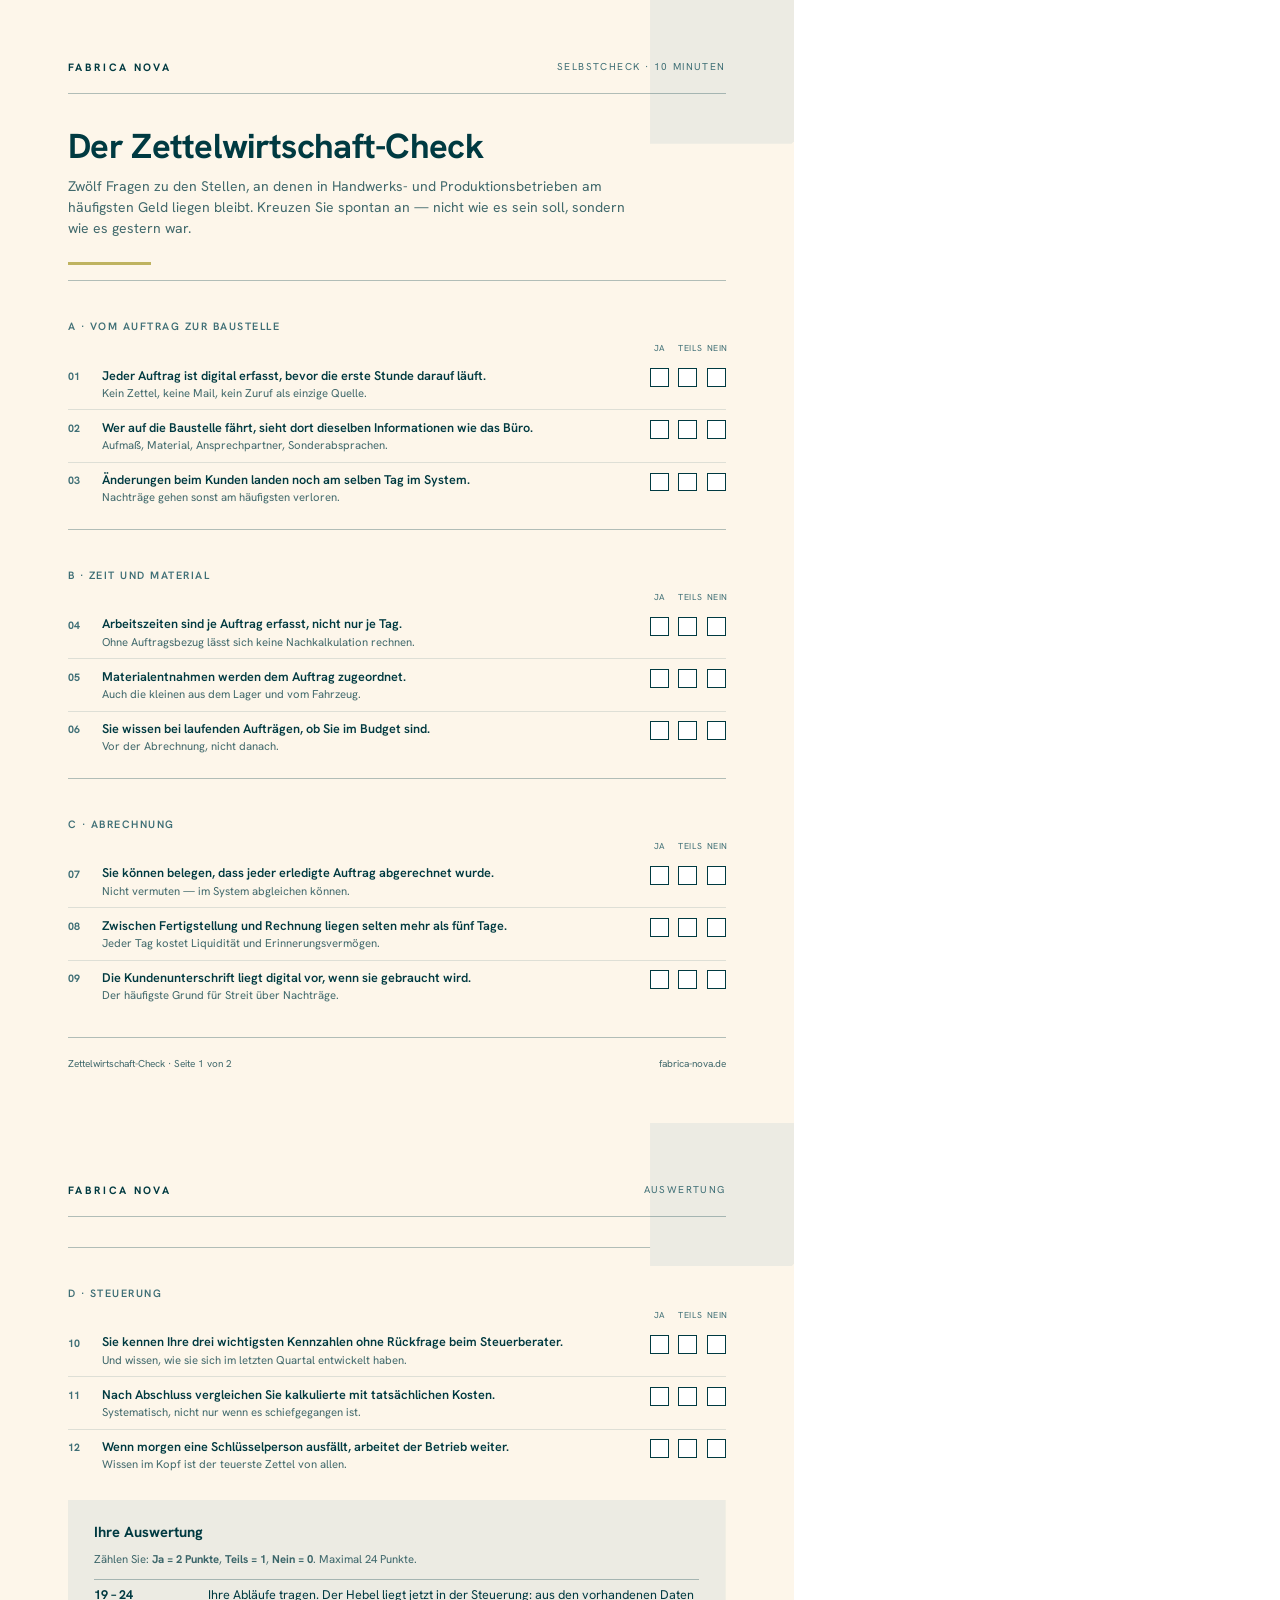
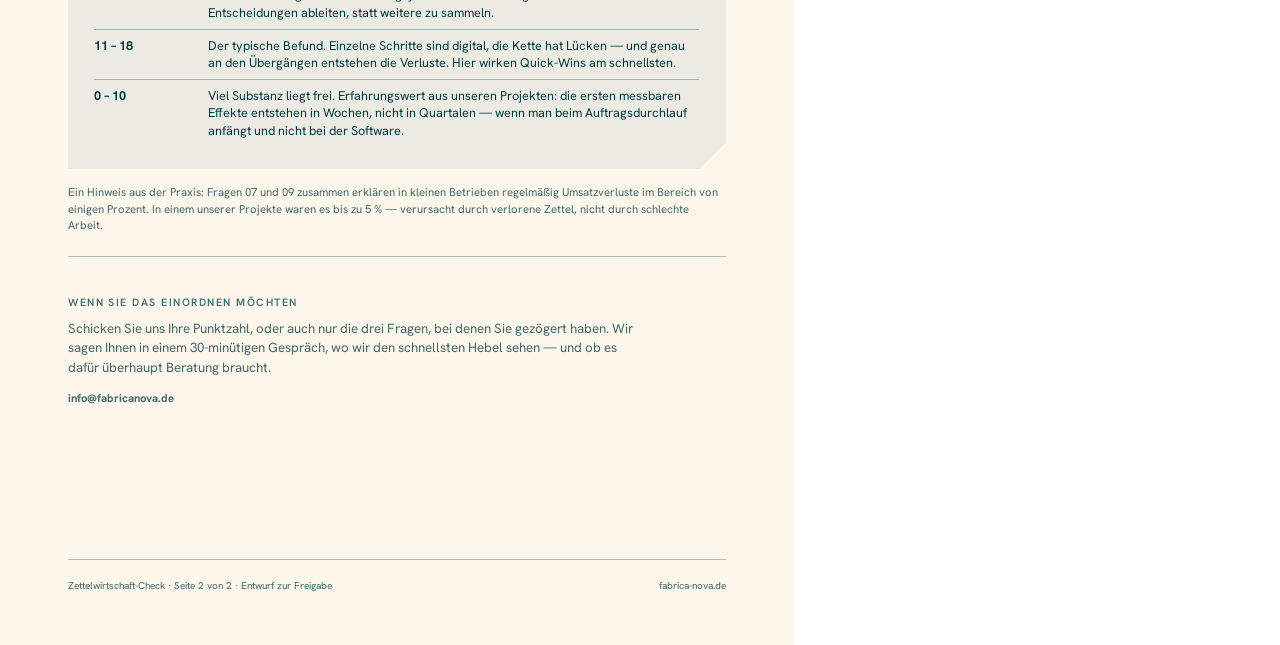
<file: _quellen/zettelwirtschaft-check.src.html>
<!DOCTYPE html>
<html lang="de">
<head>
<meta charset="UTF-8">
<meta name="robots" content="noindex, nofollow">
<title>Zettelwirtschaft-Check — Fabrica Nova</title>
<!--
  QUELLE für assets/Fabrica-Nova-Zettelwirtschaft-Check.pdf
  Diese Datei ist nicht Teil der Website. Sie liegt hier, damit der Check
  jederzeit inhaltlich geändert und neu als PDF ausgegeben werden kann:
  im Browser öffnen -> Drucken -> "Als PDF speichern", Format A4, Ränder: keine,
  Hintergrundgrafiken aktivieren. Ergebnis nach assets/ legen.
-->
<style>
  @page { size: A4; margin: 0; }

  @font-face { font-family:'Hanken Grotesk'; font-weight:400; src:url('../assets/fonts/hanken-grotesk-latin-400-normal.woff2') format('woff2') }
  @font-face { font-family:'Hanken Grotesk'; font-weight:600; src:url('../assets/fonts/hanken-grotesk-latin-600-normal.woff2') format('woff2') }
  @font-face { font-family:'Hanken Grotesk'; font-weight:700; src:url('../assets/fonts/hanken-grotesk-latin-700-normal.woff2') format('woff2') }

  :root {
    --ink:#003A41; --paper:#FDF6EA; --sage:#ECEBE3; --teal:#3F6F76; --gold:#BFB360;
    --ink-75:rgba(0,58,65,.75); --ink-30:rgba(0,58,65,.3);
  }
  *{box-sizing:border-box;margin:0}
  body{font-family:'Hanken Grotesk',sans-serif;color:var(--ink);background:#fff;
       -webkit-print-color-adjust:exact;print-color-adjust:exact}

  .page{width:210mm;height:297mm;background:var(--paper);padding:16mm 18mm 14mm;
        position:relative;overflow:hidden;page-break-after:always;display:flex;flex-direction:column}
  .page:last-child{page-break-after:auto}

  .facet{position:absolute;right:-14mm;top:-14mm;width:52mm;height:52mm;background:var(--sage);
         clip-path:polygon(0 0,100% 0,100% 72%,72% 100%,0 100%)}

  header{position:relative;z-index:1;display:flex;justify-content:space-between;align-items:flex-start;
         padding-bottom:5mm;border-bottom:1px solid var(--ink-30)}
  .brand{font-size:8pt;font-weight:700;letter-spacing:.22em;text-transform:uppercase}
  .kicker{font-size:7.5pt;letter-spacing:.14em;text-transform:uppercase;color:var(--teal)}

  h1{font-size:26pt;line-height:1.05;letter-spacing:-.02em;margin:9mm 0 3mm;max-width:130mm}
  .lede{font-size:10.5pt;line-height:1.5;color:var(--ink-75);max-width:150mm}
  .rule-gold{width:22mm;height:2.5pt;background:var(--gold);margin:6mm 0 0}

  h2{font-size:8pt;letter-spacing:.14em;text-transform:uppercase;color:var(--teal);font-weight:600;
     margin:7mm 0 2.5mm}

  .block{border-top:1px solid var(--ink-30);padding-top:3mm;margin-top:4mm}
  .q{display:grid;grid-template-columns:6mm 1fr 30mm;gap:3mm;align-items:start;
     padding:2.2mm 0;border-bottom:1px solid rgba(0,58,65,.12);font-size:9.5pt;line-height:1.35}
  .q:last-child{border-bottom:0}
  .q .n{font-weight:700;font-size:8pt;color:var(--teal);padding-top:.6mm}
  .q .t strong{font-weight:600}
  .q .t span{display:block;color:var(--ink-75);font-size:8.5pt;margin-top:.6mm}
  .boxes{display:flex;gap:2.5mm;justify-content:flex-end;padding-top:.4mm}
  .box{width:5mm;height:5mm;border:1px solid var(--ink);background:#fff}
  .scale{display:flex;gap:2.5mm;justify-content:flex-end;font-size:6.5pt;letter-spacing:.06em;
         text-transform:uppercase;color:var(--teal);margin-bottom:1mm}
  .scale span{width:5mm;text-align:center}

  .eval{margin-top:5mm;background:var(--sage);padding:6mm 7mm;
        clip-path:polygon(0 0,100% 0,100% calc(100% - 7mm),calc(100% - 7mm) 100%,0 100%)}
  .eval h3{font-size:11pt;margin-bottom:2.5mm}
  .eval-row{display:grid;grid-template-columns:26mm 1fr;gap:4mm;font-size:9.5pt;line-height:1.4;
            padding:1.8mm 0;border-top:1px solid var(--ink-30)}
  .eval-row b{font-weight:700}
  .note{margin-top:4mm;font-size:8.5pt;line-height:1.45;color:var(--ink-75)}

  footer{margin-top:auto;padding-top:5mm;border-top:1px solid var(--ink-30);
         display:flex;justify-content:space-between;align-items:flex-end;font-size:7.5pt;color:var(--ink-75)}
  footer a{color:var(--ink);text-decoration:none;font-weight:600}
  .pending{color:#96305C;font-style:italic}
</style>
</head>
<body>

<!-- ================= Seite 1 ================= -->
<div class="page">
  <div class="facet"></div>
  <header>
    <div class="brand">Fabrica Nova</div>
    <div class="kicker">Selbstcheck · 10 Minuten</div>
  </header>

  <h1>Der Zettelwirtschaft-Check</h1>
  <p class="lede">Zwölf Fragen zu den Stellen, an denen in Handwerks- und Produktionsbetrieben
  am häufigsten Geld liegen bleibt. Kreuzen Sie spontan an — nicht wie es sein soll,
  sondern wie es gestern war.</p>
  <div class="rule-gold"></div>

  <div class="block">
    <h2>A · Vom Auftrag zur Baustelle</h2>
    <div class="scale"><span>Ja</span><span>Teils</span><span>Nein</span></div>
    <div class="q"><span class="n">01</span><span class="t"><strong>Jeder Auftrag ist digital erfasst, bevor die erste Stunde darauf läuft.</strong><span>Kein Zettel, keine Mail, kein Zuruf als einzige Quelle.</span></span><span class="boxes"><span class="box"></span><span class="box"></span><span class="box"></span></span></div>
    <div class="q"><span class="n">02</span><span class="t"><strong>Wer auf die Baustelle fährt, sieht dort dieselben Informationen wie das Büro.</strong><span>Aufmaß, Material, Ansprechpartner, Sonderabsprachen.</span></span><span class="boxes"><span class="box"></span><span class="box"></span><span class="box"></span></span></div>
    <div class="q"><span class="n">03</span><span class="t"><strong>Änderungen beim Kunden landen noch am selben Tag im System.</strong><span>Nachträge gehen sonst am häufigsten verloren.</span></span><span class="boxes"><span class="box"></span><span class="box"></span><span class="box"></span></span></div>
  </div>

  <div class="block">
    <h2>B · Zeit und Material</h2>
    <div class="scale"><span>Ja</span><span>Teils</span><span>Nein</span></div>
    <div class="q"><span class="n">04</span><span class="t"><strong>Arbeitszeiten sind je Auftrag erfasst, nicht nur je Tag.</strong><span>Ohne Auftragsbezug lässt sich keine Nachkalkulation rechnen.</span></span><span class="boxes"><span class="box"></span><span class="box"></span><span class="box"></span></span></div>
    <div class="q"><span class="n">05</span><span class="t"><strong>Materialentnahmen werden dem Auftrag zugeordnet.</strong><span>Auch die kleinen aus dem Lager und vom Fahrzeug.</span></span><span class="boxes"><span class="box"></span><span class="box"></span><span class="box"></span></span></div>
    <div class="q"><span class="n">06</span><span class="t"><strong>Sie wissen bei laufenden Aufträgen, ob Sie im Budget sind.</strong><span>Vor der Abrechnung, nicht danach.</span></span><span class="boxes"><span class="box"></span><span class="box"></span><span class="box"></span></span></div>
  </div>

  <div class="block">
    <h2>C · Abrechnung</h2>
    <div class="scale"><span>Ja</span><span>Teils</span><span>Nein</span></div>
    <div class="q"><span class="n">07</span><span class="t"><strong>Sie können belegen, dass jeder erledigte Auftrag abgerechnet wurde.</strong><span>Nicht vermuten — im System abgleichen können.</span></span><span class="boxes"><span class="box"></span><span class="box"></span><span class="box"></span></span></div>
    <div class="q"><span class="n">08</span><span class="t"><strong>Zwischen Fertigstellung und Rechnung liegen selten mehr als fünf Tage.</strong><span>Jeder Tag kostet Liquidität und Erinnerungsvermögen.</span></span><span class="boxes"><span class="box"></span><span class="box"></span><span class="box"></span></span></div>
    <div class="q"><span class="n">09</span><span class="t"><strong>Die Kundenunterschrift liegt digital vor, wenn sie gebraucht wird.</strong><span>Der häufigste Grund für Streit über Nachträge.</span></span><span class="boxes"><span class="box"></span><span class="box"></span><span class="box"></span></span></div>
  </div>

  <footer>
    <span>Zettelwirtschaft-Check · Seite 1 von 2</span>
    <span>fabrica-nova.de</span>
  </footer>
</div>

<!-- ================= Seite 2 ================= -->
<div class="page">
  <div class="facet"></div>
  <header>
    <div class="brand">Fabrica Nova</div>
    <div class="kicker">Auswertung</div>
  </header>

  <div class="block" style="margin-top:8mm">
    <h2>D · Steuerung</h2>
    <div class="scale"><span>Ja</span><span>Teils</span><span>Nein</span></div>
    <div class="q"><span class="n">10</span><span class="t"><strong>Sie kennen Ihre drei wichtigsten Kennzahlen ohne Rückfrage beim Steuerberater.</strong><span>Und wissen, wie sie sich im letzten Quartal entwickelt haben.</span></span><span class="boxes"><span class="box"></span><span class="box"></span><span class="box"></span></span></div>
    <div class="q"><span class="n">11</span><span class="t"><strong>Nach Abschluss vergleichen Sie kalkulierte mit tatsächlichen Kosten.</strong><span>Systematisch, nicht nur wenn es schiefgegangen ist.</span></span><span class="boxes"><span class="box"></span><span class="box"></span><span class="box"></span></span></div>
    <div class="q"><span class="n">12</span><span class="t"><strong>Wenn morgen eine Schlüsselperson ausfällt, arbeitet der Betrieb weiter.</strong><span>Wissen im Kopf ist der teuerste Zettel von allen.</span></span><span class="boxes"><span class="box"></span><span class="box"></span><span class="box"></span></span></div>
  </div>

  <div class="eval">
    <h3>Ihre Auswertung</h3>
    <p class="note" style="margin-top:0;margin-bottom:3mm">Zählen Sie: <b>Ja = 2 Punkte</b>, <b>Teils = 1</b>, <b>Nein = 0</b>. Maximal 24 Punkte.</p>
    <div class="eval-row"><b>19 – 24</b><span>Ihre Abläufe tragen. Der Hebel liegt jetzt in der Steuerung: aus den vorhandenen Daten Entscheidungen ableiten, statt weitere zu sammeln.</span></div>
    <div class="eval-row"><b>11 – 18</b><span>Der typische Befund. Einzelne Schritte sind digital, die Kette hat Lücken — und genau an den Übergängen entstehen die Verluste. Hier wirken Quick-Wins am schnellsten.</span></div>
    <div class="eval-row"><b>0 – 10</b><span>Viel Substanz liegt frei. Erfahrungswert aus unseren Projekten: die ersten messbaren Effekte entstehen in Wochen, nicht in Quartalen — wenn man beim Auftragsdurchlauf anfängt und nicht bei der Software.</span></div>
  </div>

  <p class="note">Ein Hinweis aus der Praxis: Fragen 07 und 09 zusammen erklären in kleinen Betrieben
  regelmäßig Umsatzverluste im Bereich von einigen Prozent. In einem unserer Projekte waren es
  bis zu 5&nbsp;% — verursacht durch verlorene Zettel, nicht durch schlechte Arbeit.</p>

  <div class="block" style="margin-top:6mm">
    <h2>Wenn Sie das einordnen möchten</h2>
    <p class="lede" style="font-size:10pt">Schicken Sie uns Ihre Punktzahl, oder auch nur die drei Fragen,
    bei denen Sie gezögert haben. Wir sagen Ihnen in einem 30-minütigen Gespräch, wo wir
    den schnellsten Hebel sehen — und ob es dafür überhaupt Beratung braucht.</p>
    <p class="note" style="margin-top:3mm">
      <b>info@fabricanova.de</b>
    </p>
  </div>

  <footer>
    <span>Zettelwirtschaft-Check · Seite 2 von 2 · Entwurf zur Freigabe</span>
    <span>fabrica-nova.de</span>
  </footer>
</div>

</body>
</html>
</file>
<file: styles.css>
/* ==========================================================================
   Fabrica Nova — Design Tokens
   ========================================================================== */

/* ==========================================================================
   Schriften — selbst gehostet
   Vorher per @import von fonts.googleapis.com. Das überträgt die IP-Adresse
   jedes Besuchers in die USA (in Deutschland abgemahnt, LG München I,
   3 O 17493/20) und verzögert den Seitenaufbau um eine zusätzliche Verbindung.
   Dateien liegen in assets/fonts/, Lizenz: SIL Open Font License 1.1
   (siehe assets/fonts/LICENSE-Hanken-Grotesk.txt).
   ========================================================================== */

@font-face {
  font-family: 'Hanken Grotesk';
  font-style: normal;
  font-weight: 300;
  font-display: swap;
  src: url('assets/fonts/hanken-grotesk-latin-300-normal.woff2') format('woff2');
  unicode-range: U+0000-00FF, U+0131, U+0152-0153, U+02BB-02BC, U+02C6, U+02DA, U+02DC, U+0304, U+0308, U+0329, U+2000-206F, U+20AC, U+2122, U+2191, U+2193, U+2212, U+2215, U+FEFF, U+FFFD;
}

@font-face {
  font-family: 'Hanken Grotesk';
  font-style: normal;
  font-weight: 400;
  font-display: swap;
  src: url('assets/fonts/hanken-grotesk-latin-400-normal.woff2') format('woff2');
  unicode-range: U+0000-00FF, U+0131, U+0152-0153, U+02BB-02BC, U+02C6, U+02DA, U+02DC, U+0304, U+0308, U+0329, U+2000-206F, U+20AC, U+2122, U+2191, U+2193, U+2212, U+2215, U+FEFF, U+FFFD;
}

@font-face {
  font-family: 'Hanken Grotesk';
  font-style: normal;
  font-weight: 600;
  font-display: swap;
  src: url('assets/fonts/hanken-grotesk-latin-600-normal.woff2') format('woff2');
  unicode-range: U+0000-00FF, U+0131, U+0152-0153, U+02BB-02BC, U+02C6, U+02DA, U+02DC, U+0304, U+0308, U+0329, U+2000-206F, U+20AC, U+2122, U+2191, U+2193, U+2212, U+2215, U+FEFF, U+FFFD;
}

@font-face {
  font-family: 'Hanken Grotesk';
  font-style: normal;
  font-weight: 700;
  font-display: swap;
  src: url('assets/fonts/hanken-grotesk-latin-700-normal.woff2') format('woff2');
  unicode-range: U+0000-00FF, U+0131, U+0152-0153, U+02BB-02BC, U+02C6, U+02DA, U+02DC, U+0304, U+0308, U+0329, U+2000-206F, U+20AC, U+2122, U+2191, U+2193, U+2212, U+2215, U+FEFF, U+FFFD;
}

/* Erweiterter Latin-Bereich (osteuropäische Namen, zusätzliche Währungszeichen).
   Wird nur geladen, wenn ein Zeichen daraus wirklich vorkommt. */
@font-face {
  font-family: 'Hanken Grotesk';
  font-style: normal;
  font-weight: 300;
  font-display: swap;
  src: url('assets/fonts/hanken-grotesk-latin-ext-300-normal.woff2') format('woff2');
  unicode-range: U+0100-02BA, U+02BD-02C5, U+02C7-02CC, U+02CE-02D7, U+02DD-02FF, U+1D00-1DBF, U+1E00-1E9F, U+1EF2-1EFF, U+2020, U+20A0-20AB, U+20AD-20C0, U+2113, U+2C60-2C7F, U+A720-A7FF;
}

@font-face {
  font-family: 'Hanken Grotesk';
  font-style: normal;
  font-weight: 400;
  font-display: swap;
  src: url('assets/fonts/hanken-grotesk-latin-ext-400-normal.woff2') format('woff2');
  unicode-range: U+0100-02BA, U+02BD-02C5, U+02C7-02CC, U+02CE-02D7, U+02DD-02FF, U+1D00-1DBF, U+1E00-1E9F, U+1EF2-1EFF, U+2020, U+20A0-20AB, U+20AD-20C0, U+2113, U+2C60-2C7F, U+A720-A7FF;
}

@font-face {
  font-family: 'Hanken Grotesk';
  font-style: normal;
  font-weight: 600;
  font-display: swap;
  src: url('assets/fonts/hanken-grotesk-latin-ext-600-normal.woff2') format('woff2');
  unicode-range: U+0100-02BA, U+02BD-02C5, U+02C7-02CC, U+02CE-02D7, U+02DD-02FF, U+1D00-1DBF, U+1E00-1E9F, U+1EF2-1EFF, U+2020, U+20A0-20AB, U+20AD-20C0, U+2113, U+2C60-2C7F, U+A720-A7FF;
}

@font-face {
  font-family: 'Hanken Grotesk';
  font-style: normal;
  font-weight: 700;
  font-display: swap;
  src: url('assets/fonts/hanken-grotesk-latin-ext-700-normal.woff2') format('woff2');
  unicode-range: U+0100-02BA, U+02BD-02C5, U+02C7-02CC, U+02CE-02D7, U+02DD-02FF, U+1D00-1DBF, U+1E00-1E9F, U+1EF2-1EFF, U+2020, U+20A0-20AB, U+20AD-20C0, U+2113, U+2C60-2C7F, U+A720-A7FF;
}

:root {
  /* Palette — named for how they're used, not just hue */
  --ink:        #003A41; /* primary text, headings */
  --deep:       #2C3932; /* darkest surface (footer) */
  --paper:      #FDF6EA; /* page background */
  --sage:       #ECEBE3; /* quiet secondary surface */
  --teal:       #68989E; /* muted accent / rule color — Flächen und Linien, nicht Text */
  --teal-ink:   #3F6F76; /* lesbare Label-Variante auf Creme/Salbei (4,6:1) */
  --teal-light: #8FBAC0; /* lesbare Variante auf dunklem Grund (Footer) */
  --gold:       #BFB360; /* signature accent — nur Flächen und Kanten, nie Text */
  --wine:       #BF6093; /* case-differentiation accent, sparing */
  --plum:       #400023; /* reserved, not used on this pass */

  --ink-75:     rgba(0, 58, 65, 0.75); /* Sekundärtext in kleinen Größen */
  --ink-60:     rgba(0, 58, 65, 0.6);  /* nur für große Schrift und Flächen */
  --ink-30:     rgba(0, 58, 65, 0.3);
  --paper-soft: rgba(253, 246, 234, 0.6);

  --font-display: 'Hanken Grotesk', -apple-system, BlinkMacSystemFont, sans-serif;
  --font-body:    'Hanken Grotesk', -apple-system, BlinkMacSystemFont, sans-serif;

  --max-width: 1120px;
  --gutter: clamp(1.5rem, 5vw, 5rem);

  /* Typo-Skala — genau fünf Textstufen plus eine Display-Stufe für Kennzahlen.
     Vorher lagen Hero-Unterzeile und Vorgehen-Text auf derselben Größe wie die
     H1; es gab keine erkennbare Hierarchie. */
  --t1: clamp(2.5rem, 5.2vw, 3.5rem);   /* H1 */
  --t2: clamp(1.6rem, 3.2vw, 2.4rem);   /* große Aussagen: Hero-Lede, Vorgehen */
  --t3: clamp(1.25rem, 2.1vw, 1.6rem);  /* H2, H3 */
  --t4: 1.05rem;                        /* Fließtext */
  --t5: 0.8rem;                         /* Labels, Kapitälchen */
  --display: clamp(2.5rem, 5vw, 3.6rem);/* Kennzahlen in den Projekten */

  /* Facettenmotiv — eine Definition, überall wiederverwendet. */
  --facet-cut: 22px;
  --facet-clip: polygon(0 0, 100% 0, 100% calc(100% - var(--facet-cut)), calc(100% - var(--facet-cut)) 100%, 0 100%);
  --facet-clip-s: polygon(0 0, 100% 0, 100% calc(100% - 9px), calc(100% - 9px) 100%, 0 100%);
}

/* ==========================================================================
   Reset
   ========================================================================== */

*, *::before, *::after { box-sizing: border-box; }

/* Das hidden-Attribut muss jede display-Regel schlagen. Ohne diese Zeile hat
   .nav-panel { display: flex } das UA-eigene display:none überstimmt: das
   mobile Vollbildmenü lag danach unsichtbar (opacity 0, position fixed,
   inset 0, z-index 99) über der ganzen Seite und hat jeden Klick im
   Seiteninhalt abgefangen — Slider-Pfeile, Punkte, Links, Buttons. */
[hidden] { display: none !important; }

html {
  scroll-behavior: smooth;
  /* clip statt hidden: verhindert den horizontalen Scrollbalken, den die
     volle Breite der Projekte-Bühne (50vw) bei sichtbarer vertikaler
     Scrollleiste auslöst — ohne einen zweiten Scroll-Container zu erzeugen,
     der das Scroll-Snapping aushebeln würde. */
  overflow-x: clip;
}

@media (prefers-reduced-motion: reduce) {
  html { scroll-behavior: auto; }
  *, *::before, *::after {
    animation-duration: 0.01ms !important;
    animation-iteration-count: 1 !important;
    transition-duration: 0.01ms !important;
  }
}

html {
  scroll-behavior: smooth;
}

/* Snap bleibt als Charakter erhalten, ist aber nicht mehr zwingend: bei
   "mandatory" wurden Inhalte, die höher als der Bildschirm sind, unerreichbar
   (gemessen: Projekte-Sektion 1022 px auf 844 px Bildschirmhöhe). */
html.snap-page {
  scroll-snap-type: y proximity;
}

/* Auf flachen Fenstern (Handy quer, 13"-Laptops) ganz ohne Snap scrollen. */
@media (max-height: 800px) {
  html.snap-page { scroll-snap-type: none; }
}


@media (prefers-reduced-motion: reduce) {
  html { scroll-behavior: auto; }
  html.snap-page { scroll-snap-type: none; }
}

body {
  margin: 0;
  /* iOS: den grellblauen Standard-Blitz beim Antippen durch einen dezenten
     Marken-Ton ersetzen und die automatische Schriftvergrößerung beim Drehen
     abschalten. */
  -webkit-tap-highlight-color: rgba(0, 58, 65, 0.08);
  -webkit-text-size-adjust: 100%;
  /* ACHTUNG: hier stand overflow-x: hidden. Das macht den Body zum
     Scroll-Container (overflow-y wird dabei implizit zu auto) und setzt jedes
     position: sticky darin außer Kraft — der Signaturmoment blieb dadurch
     nicht stehen. Das Abschneiden übernimmt overflow-x: clip auf <html>;
     clip erzeugt keinen Scroll-Container. */
  overflow-x: clip;
  background: var(--paper);
  color: var(--ink);
  font-family: var(--font-body);
  font-weight: 400; /* 300 wirkte auf warmem Creme ausgewaschen, besonders unter Windows */
  font-size: var(--t4);
  line-height: 1.6;
  -webkit-font-smoothing: antialiased;
}

h1, h2, h3, h4 {
  font-family: var(--font-display);
  font-weight: 600;
  letter-spacing: -0.01em;
  margin: 0;
}

p { margin: 0; }

a {
  color: inherit;
  text-decoration: none;
}

img { max-width: 100%; display: block; }

ul { margin: 0; padding: 0; list-style: none; }

:focus-visible {
  outline: 2px solid var(--teal);
  outline-offset: 3px;
}

/* ==========================================================================
   Layout shell
   ========================================================================== */

/* max() mit env(): auf dem iPhone im Querformat liegt der Rand sonst unter der
   Notch bzw. der abgerundeten Ecke. */
.wrap {
  max-width: var(--max-width);
  margin: 0 auto;
  padding-left: max(var(--gutter), env(safe-area-inset-left));
  padding-right: max(var(--gutter), env(safe-area-inset-right));
}

/* ==========================================================================
   Header
   ========================================================================== */

:root {
  --notice-h: 0px; /* Entwurfsbanner entfernt */
  --bar-h: 64px;
  --header-h: calc(var(--notice-h) + var(--bar-h));
}

.site-header {
  position: fixed;
  top: var(--notice-h);
  left: 0;
  right: 0;
  z-index: 100;
  height: var(--bar-h);
  background: var(--paper);
  border-bottom: 1px solid var(--ink-30);
  display: flex;
  align-items: center;
}

.site-header .wrap {
  display: flex;
  align-items: center;
  justify-content: space-between;
  width: 100%;
}

.brand-mark {
  display: flex;
  align-items: center;
  gap: 0.75rem;
  flex: 0 0 auto; /* sonst schrumpft die Wortmarke neben Navigation + CTA auf 0 */
}

.brand-mark img {
  height: 40px;
  width: auto;
}

/* Wortmarke als Grafik aus dem Logo (fabrica-nova-wordmark.png) — dieselbe
   geometrische Schrift wie im Logo (u. a. „A" ohne Querbalken). Höhe bewusst
   größer als die Nav-Reiter, skaliert leicht mit der Viewport-Breite. */
.brand-mark .wordmark {
  height: clamp(14px, 2vw, 22px);
  width: auto;
  display: block;
}

.site-nav {
  display: flex;
  align-items: center;
  gap: clamp(1.25rem, 3vw, 2.25rem);
}

.site-nav ul {
  display: flex;
  gap: 2.25rem;
}

/* Primärer Handlungsaufruf — läuft auf jeder Sektion mit. Angeschnittene Ecke
   als Facettenmotiv, damit der Button zur Marke gehört und nicht zum Baukasten. */
.site-nav .nav-cta {
  font-size: 0.8rem;
  letter-spacing: 0.08em;
  text-transform: uppercase;
  font-weight: 600;
  color: var(--paper);
  background: var(--ink);
  padding: 0.62rem 1.15rem;
  clip-path: var(--facet-clip-s);
  transition: background 0.2s ease;
  white-space: nowrap;
  border-bottom: 0;
  line-height: 1;
}

/* Nur für echte Zeigegeräte: auf iOS bleibt ein :hover-Zustand nach dem
   Antippen hängen, bis irgendwo anders getippt wird. */
@media (hover: hover) {
  .site-nav .nav-cta:hover { background: var(--deep); color: var(--paper); }
  .nav-burger:hover { border-color: var(--ink); }
  .case-arrow:hover { border-color: var(--ink); background: rgba(0, 58, 65, 0.06); }
  .btn-primary:hover { background: var(--deep); }
}

.site-nav .nav-cta:focus-visible {
  background: var(--deep);
  color: var(--paper);
}

.site-nav a {
  font-size: 0.85rem;
  letter-spacing: 0.06em;
  text-transform: uppercase;
  color: var(--ink-60);
  padding-bottom: 0.3rem;
  border-bottom: 1px solid transparent;
  transition: color 0.2s ease, border-color 0.2s ease;
}

.site-nav a:hover,
.site-nav a[aria-current] {
  color: var(--ink);
  border-color: var(--gold);
}

/* ==========================================================================
   Facet motif — the signature element
   Derived from the diagonal-cut corner in the FN mark. Used exactly once
   per view as a structural device, never as decoration.
   ========================================================================== */

.facet-divider {
  height: 1px;
  background: var(--ink-30);
  position: relative;
  margin: 0 0;
}

.facet-divider::after {
  content: "";
  position: absolute;
  top: 50%;
  left: 40%;
  width: 11px;
  height: 11px;
  transform: translate(-50%, -50%) rotate(45deg);
  background: var(--gold);
}

.facet-card {
  clip-path: var(--facet-clip);
}

/* ==========================================================================
   Hero
   ========================================================================== */

.hero {
  position: relative;
  overflow: hidden;
}

.hero .wrap {
  position: relative;
}

.hero-inner {
  max-width: 640px;
  position: relative;
  z-index: 1;
}

.hero-facet {
  position: absolute;
  top: 50%;
  right: -2%;
  transform: translateY(-50%);
  width: min(32vw, 400px);
  z-index: 0;
  display: flex;
  align-items: center;
  justify-content: center;
}

.hero-facet img {
  width: 100%;
  height: auto;
  opacity: 1;
}

@media (max-width: 900px) {
  .hero-facet { display: none; }
}

.hero .kicker {
  display: block;
  font-size: 0.85rem;
  letter-spacing: 0.12em;
  text-transform: uppercase;
  color: var(--teal-ink);
  margin-bottom: 1.25rem;
}

.hero h1 {
  font-size: var(--t1);
  line-height: 1.05;
  margin-bottom: 1.5rem;
}

.hero p.lede {
  font-size: var(--t2);
  font-weight: 300;
  line-height: 1.25;
  color: var(--ink-60);
  max-width: 42ch;
}

/* Mobile: das lange Kompositum „Unternehmensführungs-" passt bei voller
   H1-Größe (--t1, min 2.5rem) nicht auf schmale Screens und wurde rechts
   abgeschnitten. Nur hier kleiner skaliert; Desktop bleibt unverändert.
   Silbentrennung als zusätzlicher Fallback (html lang="de"). */
@media (max-width: 640px) {
  .hero h1 {
    font-size: clamp(1.6rem, 7.4vw, 2.4rem);
    hyphens: auto;
    -webkit-hyphens: auto;
    overflow-wrap: break-word;
  }
}

/* ==========================================================================
   Sections
   ========================================================================== */

.snap-section {
  min-height: 100svh; /* svh statt vh: iOS-Safari rechnet vh inkl. Adressleiste */
  scroll-snap-align: start;
  display: flex;
  align-items: center;
  box-sizing: border-box;
  /* Optische statt mathematischer Mitte: der Header schob den Inhalt bisher
     einseitig nach unten und ließ oben eine leere Fläche stehen. */
  padding-top: var(--header-h);
  padding-bottom: calc(var(--header-h) * 0.6);
  position: relative;
}

.snap-section .wrap {
  width: 100%;
}

.section-label {
  font-size: var(--t5);
  letter-spacing: 0.12em;
  text-transform: uppercase;
  color: var(--teal-ink);
  margin-bottom: 1rem;
  display: block;
}

.section-head {
  margin-bottom: clamp(1.25rem, 3vh, 2rem);
}

.section-head h2 {
  font-size: var(--t3);
  line-height: 1.18;
}

.fields {
  position: relative;
}

.fields::before {
  content: "";
  position: absolute;
  top: 0;
  left: var(--gutter);
  right: var(--gutter);
  height: 1px;
  background: var(--ink-30);
}

.fields::after {
  content: "";
  position: absolute;
  top: -6px;
  left: 50%;
  width: 11px;
  height: 11px;
  transform: translateX(-50%) rotate(45deg);
  background: var(--gold);
}

/* ==========================================================================
   Fields (Leistungsfelder) — three quiet cards
   ========================================================================== */

.fields-grid {
  display: grid;
  grid-template-columns: repeat(3, 1fr);
  gap: 1px;
  background: var(--ink-30);
  border: 1px solid var(--ink-30);
}

.field-card {
  background: transparent;
  padding: 0;
  min-height: clamp(275px, 34vh, 345px);
  perspective: 1200px;
}

.flip-inner {
  position: relative;
  width: 100%;
  height: 100%;
  min-height: inherit;
  transition: transform 0.6s cubic-bezier(0.65, 0, 0.35, 1);
  transform-style: preserve-3d;
}

/* Der Hover dreht die Karte und zeigt den Detailtext. Geklickt wird nicht
   gedreht, sondern zum passenden Referenzprojekt gesprungen — deshalb ist
   "Details" ein Link, kein Schalter. Auf Geräten ohne Hover werden beide
   Ebenen gestapelt gezeigt (siehe unten), es bleibt also nichts verborgen. */
@media (hover: hover) and (pointer: fine) {
  .field-card:hover .flip-inner { transform: rotateY(180deg); }
}

.flip-front,
.flip-back {
  position: absolute;
  inset: 0;
  backface-visibility: hidden;
  -webkit-backface-visibility: hidden;
  background: var(--paper);
  padding: 2.25rem 2rem;
  display: flex;
  flex-direction: column;
  overflow: hidden;
}

.flip-front {
  justify-content: flex-start;
}

.field-card h3 {
  font-size: var(--t3);
  font-weight: 700;
  line-height: 1.2;
}

/* Nutzenversprechen — steht jetzt sichtbar auf der Vorderseite, statt sich
   hinter dem Hover zu verstecken. */
.field-claim {
  margin-top: 0.85rem;
  color: var(--ink-75);
  font-size: clamp(0.9rem, 1.15vw, 0.98rem);
  line-height: 1.5;
}

.flip-btn {
  margin-top: auto;
  align-self: flex-start;
  display: inline-flex;
  align-items: center;
  gap: 0.5rem;
  background: none;
  border: 0;
  border-bottom: 1px solid var(--ink-30);
  padding: 0.3rem 0;
  font-family: inherit;
  font-size: 0.76rem;
  letter-spacing: 0.1em;
  text-transform: uppercase;
  font-weight: 600;
  color: var(--ink);
  cursor: pointer;
  text-decoration: none;
  transition: border-color 0.2s ease;
}

.flip-btn:hover,
.flip-btn:focus-visible { border-bottom-color: var(--ink); }

.flip-btn-mark {
  width: 0;
  height: 0;
  border-style: solid;
  border-width: 5px 0 5px 8px;
  border-color: transparent transparent transparent currentColor;
}

.flip-btn-mark.rev {
  border-width: 5px 8px 5px 0;
  border-color: transparent currentColor transparent transparent;
}

.flip-back {
  background: var(--sage);
  transform: rotateY(180deg);
  justify-content: flex-start;
  padding: 1.6rem 1.8rem;
}

.flip-back h4 {
  font-size: clamp(1rem, 1.6vw, 1.2rem);
  font-weight: 700;
  color: var(--ink);
  margin-bottom: 0.7rem;
}

.flip-back ul {
  margin: 0;
  padding: 0;
  list-style: none;
  display: flex;
  flex-direction: column;
  gap: 0.5rem;
}

.flip-back li {
  position: relative;
  padding-left: 1.1rem;
  color: var(--ink-75);
  font-size: clamp(0.82rem, 1.05vw, 0.92rem);
  line-height: 1.45;
}

.flip-back li::before {
  content: "–";
  position: absolute;
  left: 0;
  color: var(--teal-ink);
}

.flip-back li.tbd {
  font-style: italic;
  color: var(--ink-30);
}

@media (prefers-reduced-motion: reduce) {
  .flip-inner { transition: none; }
}

/* Kleine Flächen: kein Flip, beide Ebenen gestapelt — dort ist Platz genug in
   der Höhe, und niemand muss eine Interaktion erraten. */
@media (max-width: 800px) {
  .fields-grid { grid-template-columns: 1fr; }
}

/* Dasselbe für alle Geräte ohne Hover (Tablets über 800 px): ohne Zeigegerät
   gibt es keinen Auslöser für die Drehung, also darf nichts dahinter liegen. */
@media (max-width: 800px), (hover: none) {
  .field-card { min-height: 0; perspective: none; }
  .flip-inner { transform: none !important; transform-style: flat; transition: none; }

  .flip-front,
  .flip-back {
    position: static;
    inset: auto;
    transform: none;
    backface-visibility: visible;
    -webkit-backface-visibility: visible;
    height: auto;
  }

  .flip-front { padding-bottom: 1.1rem; }

  .flip-back {
    /* paper statt transparent: die Kachelgruppe nutzt ihren Hintergrund für die
       1-px-Trennlinien, transparent hätte dieses Grau durchscheinen lassen. */
    background: var(--paper);
    border-top: 1px solid var(--ink-30);
    margin: 0;
    padding: 1.1rem 2rem 1.9rem;
  }

  .flip-back h4 { margin-bottom: 0.55rem; }

  /* Der Link bleibt sichtbar — er führt zum Referenzprojekt, nicht zur
     Rückseite. Nur der zweite, doppelte Link auf der Rückseite entfällt. */
  .flip-back .flip-btn { display: none; }
}

/* ==========================================================================
   Signaturmoment — "Vorgehen"
   Eine hohe Sektion, in der die Fläche stehen bleibt (sticky) und die drei
   Projektphasen samt Facettenaufbau nacheinander erscheinen. Das ist das eine
   Bild, das man weitererzählt — deshalb bewusst ruhig, in drei Schritten,
   ohne Parallaxe-Spielerei.

   Wichtig: Der Inhalt hängt nicht an der Bewegung. Ohne JavaScript, bei
   prefers-reduced-motion und auf kleinen Flächen steht alles gleichzeitig da.
   ========================================================================== */

.approach-pin {
  background: var(--sage);
  position: relative;
  scroll-snap-align: none;
  min-height: 100svh;
}

.pin-stage {
  min-height: 100svh;
  display: flex;
  align-items: center;
  padding-top: var(--header-h);
  padding-bottom: calc(var(--header-h) * 0.6);
  box-sizing: border-box;
  overflow: hidden;
}

/* Gepinnt nur dort, wo wirklich Platz ist. Unter diesen Schwellen bleibt es
   eine normale, vollständig sichtbare Sektion. */
@media (min-width: 861px) and (min-height: 620px) {
  .approach-pin { min-height: 320vh; }

  .pin-stage {
    position: sticky;
    top: 0;
    height: 100svh;
    min-height: 0;
  }
}

.pin-grid {
  display: grid;
  grid-template-columns: minmax(0, 1.15fr) minmax(0, 0.85fr);
  gap: clamp(2rem, 5vw, 4.5rem);
  align-items: center;
}

.pin-claim {
  font-size: var(--t2);
  color: var(--ink);
  font-weight: 300;
  line-height: 1.3;
  max-width: 26ch;
}

.emph {
  color: var(--ink);
  font-weight: 700;
  font-size: inherit;
  /* Goldunterlegung statt zweiter Schriftgröße — das zusätzliche
     font-size: 1.12em hob die Wörter aus der Grundlinie. */
  background: linear-gradient(to top, rgba(191, 179, 96, 0.35) 0.16em, transparent 0.16em);
}

/* --- Die drei Phasen --- */

.phase-list {
  list-style: none;
  margin: clamp(1.75rem, 4vh, 2.75rem) 0 0;
  padding: 0;
  display: flex;
  flex-direction: column;
  gap: clamp(0.9rem, 2.2vh, 1.5rem);
}

.phase {
  display: grid;
  grid-template-columns: 2.75rem 1fr;
  gap: 1rem;
  align-items: baseline;
  padding-top: 0.85rem;
  border-top: 1px solid var(--ink-30);
}

.phase-num {
  font-family: var(--font-display);
  font-weight: 700;
  font-size: 0.85rem;
  letter-spacing: 0.08em;
  color: var(--teal-ink);
  font-variant-numeric: tabular-nums;
}

.phase-body h3 {
  font-size: var(--t3);
  line-height: 1.15;
  margin-bottom: 0.25rem;
}

.phase-body p {
  color: var(--ink-75);
  font-size: var(--t4);
  line-height: 1.45;
  max-width: 42ch;
}

.pin-note {
  margin-top: clamp(1.5rem, 3.5vh, 2.25rem);
  font-size: var(--t4);
  color: var(--ink-75);
  max-width: 52ch;
}

/* --- Der Facettenaufbau --- */

.pin-visual {
  position: relative;
  width: 100%;
  max-width: 380px;
  aspect-ratio: 1;
  margin-left: auto;
  place-self: center end;
}

.pf {
  position: absolute;
  width: 62%;
  aspect-ratio: 1;
  clip-path: var(--facet-clip);
  --facet-cut: 34px;
}

/* Halbtransparenz über die Farbe, nicht über opacity: opacity wird beim
   Sequenzieren zum Ein- und Ausblenden gebraucht.
   Die drei Zustände lesen sich als Fortschritt: erst die Kontur (den Prozess
   sehen), dann die Fläche (das Zielbild), dann der volle Ton mit Goldkante
   (die Umsetzung, die wirkt). */
.pf-1 {
  top: 0;
  left: 0;
  background: transparent;
  border: 1.5px solid var(--ink);
}

.pf-2 {
  top: 17%;
  left: 17%;
  background: rgba(104, 152, 158, 0.5);
}

.pf-3 {
  top: 34%;
  left: 34%;
  background: var(--ink);
  border-top: 4px solid var(--gold);
  display: flex;
  align-items: center;
  justify-content: center;
}

/* Fabrica-Nova-Zeichen mittig im letzten (dunkelgrünen) Quadrat, eingefärbt in
   der Hintergrundfarbe des Abschnitts (--sage) — wirkt wie ausgestanzt. Als fertig
   eingefärbte PNG (assets/fabrica-nova-icon-sage.png), damit es in jedem Renderer
   zuverlässig erscheint (eine reine CSS-Maske wurde nicht überall dargestellt). */
.pf-logo {
  display: block;
  width: 42%;
  height: auto;
}

/* Sequenziert (nur mit Skript, genug Platz, keine reduzierte Bewegung):
   Phasen und Facetten treten nacheinander ein. */
.pin-stage.is-sequenced .phase,
.pin-stage.is-sequenced .pf {
  transition: opacity 0.55s ease, transform 0.55s cubic-bezier(0.22, 0.61, 0.36, 1);
}

.pin-stage.is-sequenced .phase {
  opacity: 0.28;
  transform: translateY(4px);
}

.pin-stage.is-sequenced .pf {
  opacity: 0;
  transform: translate(18px, 18px) scale(0.96);
}

.pin-stage.is-sequenced[data-phase="1"] .phase:nth-child(-n + 1),
.pin-stage.is-sequenced[data-phase="2"] .phase:nth-child(-n + 2),
.pin-stage.is-sequenced[data-phase="3"] .phase:nth-child(-n + 3) {
  opacity: 1;
  transform: none;
}

.pin-stage.is-sequenced[data-phase="1"] .pf:nth-child(-n + 1),
.pin-stage.is-sequenced[data-phase="2"] .pf:nth-child(-n + 2),
.pin-stage.is-sequenced[data-phase="3"] .pf:nth-child(-n + 3) {
  opacity: 1;
  transform: none;
}

@media (max-width: 1024px) {
  .pin-grid { grid-template-columns: 1fr; }
  .pin-visual { max-width: 260px; margin: 0 0 0 auto; }
}

@media (max-width: 700px) {
  .pin-visual { display: none; }
  .pin-claim { max-width: none; }
}

/* ==========================================================================
   Footer
   ========================================================================== */

/* Der Footer war vorher fixiert und fuhr nur über eine erlernte Scroll-Geste
   ein (neue Abwärtsbewegung, mindestens 700 ms nach Ankunft, nach einer Pause
   von 300 ms). Elegant gebaut, aber praktisch nicht auffindbar — und selbst wer
   davon wusste, musste es mehrfach versuchen. Jetzt hängt er als normaler Block
   unter dem Kontaktabschnitt: einmal weiterscrollen, fertig. */
.site-footer {
  position: static;
  background: var(--deep);
  color: var(--paper-soft);
  display: flex;
  align-items: center;
  padding: clamp(1.9rem, 4vh, 2.75rem) 0;
  /* Zusätzlicher Abstand unten für die Home-Bar des iPhones. */
  padding-bottom: calc(clamp(1.9rem, 4vh, 2.75rem) + env(safe-area-inset-bottom));
  border-top: 3px solid var(--gold);
}

.site-footer .wrap {
  width: 100%;
  padding-top: 0;
  padding-bottom: 0;
}

.footer-grid {
  display: flex;
  justify-content: space-between;
  gap: 3rem;
  flex-wrap: wrap;
}

.footer-brand {
  font-family: var(--font-display);
  font-weight: 600;
  letter-spacing: 0.1em;
  text-transform: uppercase;
  color: var(--paper);
  font-size: 0.9rem;
}

.footer-col h4 {
  font-size: 0.75rem;
  letter-spacing: 0.1em;
  text-transform: uppercase;
  color: var(--teal-light);
  margin-bottom: 0.9rem;
  font-weight: 500;
}

.footer-col p, .footer-col a, .footer-pending {
  color: var(--paper-soft);
  font-size: 0.95rem;
  display: block;
}

/* Sichtbar als offener Platzhalter markiert, damit er vor dem Livegang auffällt. */
.footer-pending {
  color: rgba(253, 246, 234, 0.45);
  margin-bottom: 0.4rem;
}

.footer-col a {
  margin-bottom: 0.4rem;
  transition: color 0.2s ease;
}

.footer-col a:hover { color: var(--paper); }

.footer-bottom {
  margin-top: clamp(1.4rem, 3vh, 1.9rem);
  padding-top: 1.15rem;
  border-top: 1px solid rgba(253, 246, 234, 0.15);
  font-size: 0.8rem;
  color: rgba(253, 246, 234, 0.45);
  display: flex;
  justify-content: space-between;
  flex-wrap: wrap;
  gap: 0.75rem;
}

@media (max-width: 640px) {
  /* Lange Komposita in Titeln (z. B. „Handwerksunternehmen") nicht abschneiden. */
  .case-card h3, .case-page-head h1, .cases .section-head h2 {
    overflow-wrap: break-word;
    hyphens: auto;
    -webkit-hyphens: auto;
  }
}

@media (max-width: 640px) {
  /* Flex + space-between + wrap ließ „Kontakt" und „Rechtliches" auf
     unterschiedlichen Zeilen landen. Auf Mobil deshalb ein festes 2-Spalten-
     Raster: Marke oben über volle Breite, darunter beide Spalten oben bündig. */
  .footer-grid {
    display: grid;
    grid-template-columns: 1fr 1fr;
    align-items: start;
    gap: 1.5rem 2.5rem;
  }
  .footer-col:first-child { grid-column: 1 / -1; }
  .footer-brand {
    font-size: 0.8rem;
  }
  .footer-col h4 {
    font-size: 0.68rem;
    margin-bottom: 0.5rem;
  }
  .footer-col p, .footer-col a {
    font-size: 0.85rem;
    margin-bottom: 0.2rem;
  }
  .footer-bottom {
    margin-top: 1.25rem;
    padding-top: 1rem;
    font-size: 0.7rem;
  }
}

/* Entwurfsbanner (.dev-notice) entfernt — es war das Erste, was Besucher sahen,
   in der lautesten Farbe der Palette. --notice-h steht deshalb auf 0. */

/* ==========================================================================
   Cases page
   ========================================================================== */

.cases-inner {
  width: 100%;
}

.case-stage {
  background: linear-gradient(
    to right,
    var(--paper) 0%,
    var(--sage) 14%,
    var(--sage) 86%,
    var(--paper) 100%
  );
  margin-left: calc(50% - 50vw);
  margin-right: calc(50% - 50vw);
  padding-left: calc(50vw - 50%);
  padding-right: calc(50vw - 50%);
}

/* Bedienelemente liegen jetzt in einer Zeile unter der Karte statt als blasse
   Dreiecke mitten im Text (1,79:1 Kontrast, praktisch unsichtbar). */
.case-slider {
  position: relative;
  overflow: hidden;
  display: flex;
  flex-wrap: wrap;
  align-items: center;
  justify-content: center;
}

.case-track { order: 1; flex: 0 0 100%; }
.case-arrow { order: 2; }
.case-dots  { order: 3; }
.case-arrow.next { order: 4; }

.case-track {
  display: flex;
  min-width: 0;
  transition: transform 0.7s cubic-bezier(0.65, 0, 0.35, 1);
}

.case-slide {
  flex: 0 0 100%;
  min-width: 0;
}

.case-slide .case-card {
  margin: 0;
  background: transparent;
}

.case-arrow {
  position: static;
  z-index: 2;
  width: 44px;
  height: 44px;
  margin-top: 1.4rem;
  display: flex;
  align-items: center;
  justify-content: center;
  background: transparent;
  border: 1px solid var(--ink-30);
  padding: 0;
  cursor: pointer;
  transition: border-color 0.2s ease, background 0.2s ease;
}

.case-arrow:focus-visible {
  border-color: var(--ink);
  background: rgba(0, 58, 65, 0.06);
}

.case-arrow .tri {
  width: 0;
  height: 0;
  transition: transform 0.2s ease;
}

.case-arrow.prev .tri {
  border-width: 7px 11px 7px 0;
  border-style: solid;
  border-color: transparent var(--ink) transparent transparent;
}

.case-arrow.next .tri {
  border-width: 7px 0 7px 11px;
  border-style: solid;
  border-color: transparent transparent transparent var(--ink);
}

.case-arrow.prev:hover .tri { transform: translateX(-2px); }
.case-arrow.next:hover .tri { transform: translateX(2px); }

.case-dots {
  display: flex;
  align-items: center;
  gap: 0.6rem;
  justify-content: center;
  margin: 1.4rem 1.1rem 0;
}

/* Zähler statt reiner Punktreihe: sagt, wo man ist und wie viel noch kommt. */
.case-counter {
  font-size: 0.78rem;
  letter-spacing: 0.1em;
  color: var(--ink-75);
  font-variant-numeric: tabular-nums;
  margin-right: 0.5rem;
}

.case-counter b { color: var(--ink); font-weight: 700; }

/* Optisch 9 px, zum Antippen 44 px: die sichtbare Scheibe steckt in ::before,
   die Schaltfläche selbst ist so groß, wie ein Finger sie braucht (iOS-Richtwert
   44 × 44 px). Vorher war der Punkt exakt 9 × 9 px groß. */
.dot {
  width: 44px;
  height: 44px;
  border: 0;
  border-radius: 0;
  background: transparent;
  padding: 0;
  margin: -14px -12px; /* holt den vergrößerten Rahmen optisch wieder heran */
  position: relative;
  cursor: pointer;
  -webkit-tap-highlight-color: transparent;
}

.dot::before {
  content: "";
  position: absolute;
  top: 50%;
  left: 50%;
  width: 9px;
  height: 9px;
  margin: -4.5px 0 0 -4.5px;
  border-radius: 50%;
  border: 1px solid var(--ink-30);
  background: transparent;
}

/* Gold hat auf Creme nur 1,99:1 — als Bedienzustand war der Punkt unsichtbar. */
.dot.is-active::before {
  background: var(--ink);
  border-color: var(--ink);
}

/* Keine horizontale Polsterung: dadurch fluchtet die linke Kante von Label,
   Überschrift und Karteninhalt. Ein durchgehendes Raster ist der billigste
   Premium-Effekt. Der Salbeigrund läuft weiter über die volle Breite. */
.case-card {
  padding: clamp(1.5rem, 4vh, 2.5rem) 0;
  display: flex;
  flex-direction: column;
  gap: clamp(1.25rem, 3vh, 2rem);
}

.case-card.accent-1 { border-top: 3px solid var(--gold); }
.case-card.accent-2 { border-top: 3px solid var(--teal); }
.case-card.accent-3 { border-top: 3px solid var(--wine); }

.case-top {
  display: grid;
  grid-template-columns: 1fr 2fr;
  gap: 2rem;
  align-items: start;
}

.case-meta {
  padding-top: 0.5rem;
}

.case-meta .placeholder-tag {
  display: inline-block;
  font-size: 0.7rem;
  letter-spacing: 0.08em;
  text-transform: uppercase;
  color: var(--wine);
  border: 1px solid var(--wine);
  padding: 0.2rem 0.55rem;
  margin-bottom: 0.75rem;
}

.case-meta h3 {
  font-size: 1.2rem;
  margin-bottom: 0.3rem;
}

.case-meta .industry {
  color: var(--ink-75);
  font-size: 0.9rem;
}

/* Ergebnis als Kennzahl: der Grund, warum jemand anruft, ist jetzt das größte
   Element der Karte — vorher stand die Zahl mitten im Satz. */
.case-result {
  background: var(--sage);
  border-left: 3px solid var(--teal);
  padding: 1.1rem 1.35rem;
  display: flex;
  flex-direction: column;
}

.case-card.accent-1 .case-result { border-left-color: var(--gold); }
.case-card.accent-2 .case-result { border-left-color: var(--teal); }
.case-card.accent-3 .case-result { border-left-color: var(--wine); }

.case-result-label {
  font-size: 0.72rem;
  letter-spacing: 0.1em;
  text-transform: uppercase;
  color: var(--teal-ink);
  margin-bottom: 0.35rem;
}

.kpi-figure {
  font-family: var(--font-display);
  font-weight: 700;
  font-size: var(--display);
  line-height: 1;
  letter-spacing: -0.03em;
  color: var(--ink);
  font-variant-numeric: tabular-nums;
}

.kpi-ref {
  margin-top: 0.5rem;
  color: var(--ink-75);
  font-size: clamp(0.9rem, 1.2vw, 1rem);
  line-height: 1.4;
  max-width: 34ch;
}

/* Details — full section width, below meta + Ergebnis. Shown in full, WITHOUT
   an inner scrollbar: the box grows to fit all of its text on desktop. On small
   screens a contained scroll is re-enabled below (a long case cannot otherwise
   fit one phone screen without shrinking the type too far). */
/* Drei Spalten, weil die Blöcke jetzt eine Reihenfolge erzählen:
   Situation → Hebel → Effekt. */
.case-details {
  display: grid;
  grid-template-columns: repeat(3, 1fr);
  gap: 1rem 2.5rem;
}

.case-details dt {
  font-size: 0.75rem;
  letter-spacing: 0.08em;
  text-transform: uppercase;
  color: var(--teal-ink);
  margin-bottom: 0.3rem;
}

.case-details dd {
  margin: 0;
  color: var(--ink);
  font-size: 0.92rem;
  line-height: 1.5;
}

/* Per-project variety: each accent arranges its detail blocks a little
   differently, so slides don't feel like identical templates */
.case-card.accent-2 .case-details,
.case-card.accent-3 .case-details {
  grid-template-columns: repeat(3, 1fr);
}

/* Kopfzeile auf kleinen Flächen: Logo, Navigation und CTA müssen zusammen in
   eine Zeile passen. Ein echtes Vollbildmenü folgt in Welle 2. */
@media (max-width: 720px) {
  :root { --bar-h: 56px; }
  .site-nav { gap: 0.85rem; }
  .site-nav ul { gap: 0.85rem; }
  .site-nav a { font-size: 0.66rem; letter-spacing: 0.04em; }
  .site-nav .nav-cta { font-size: 0.66rem; padding: 0.5rem 0.7rem; }
}

/* Die frühere 480-px-Sonderregel ("Start" ausblenden) ist entfallen:
   unter 860 px übernimmt das Vollbildmenü. */

@media (max-width: 720px) {
  .case-top { grid-template-columns: 1fr; padding: 0; }
  /* Weiterhin ohne horizontale Polsterung, damit die linke Kante fluchtet. */
  .case-card { padding: 2rem 0; }

  /* Kein Scroll im Scroll mehr: der frühere max-height-Deckel (44vh) hat den
     Text abgeschnitten und eine unsichtbare innere Scrollfläche erzeugt.
     Die Karte darf jetzt wachsen, die Seite scrollt normal. */
  .case-details,
  .case-card.accent-2 .case-details,
  .case-card.accent-3 .case-details {
    max-width: none;
  }
}

/* ==========================================================================
   Team page
   ========================================================================== */

.team-grid {
  display: grid;
  grid-template-columns: repeat(3, 1fr);
  gap: 2rem;
}

.team-grid-outer {
  position: relative;
}

.team-cta {
  display: none;
}

@media (min-width: 1180px) {
  .team-cta {
    display: flex;
    align-items: center;
    gap: 0.6rem;
    position: absolute;
    top: clamp(30px, 6vh, 60px);
    left: 100%;
    margin-left: 1.5rem;
    width: 150px;
  }

  .team-cta-arrow {
    width: 0;
    height: 0;
    flex: 0 0 auto;
    border-style: solid;
    border-width: 9px 0 9px 14px;
    border-color: transparent transparent transparent var(--gold);
  }

  .team-cta-label {
    font-family: var(--font-display);
    font-weight: 600;
    font-size: 0.78rem;
    letter-spacing: 0.03em;
    line-height: 1.35;
    color: var(--ink-75);
    transition: color 0.2s ease;
  }

  .team-cta:hover .team-cta-label,
  .team-cta:focus-visible .team-cta-label { color: var(--ink); }
}

.team-card { text-align: left; }

/* Gestrichelter Rahmen entfernt — er stammt aus dem Platzhalterzustand und ist
   die verbreitete Konvention für "Bild fehlt noch". */
.team-photo {
  position: relative;
  height: clamp(150px, 24vh, 240px);
  width: 100%;
  /* Cremefarbener Grund: die Vorlagen haben drei verschiedene Hintergründe
     (weiß, grau, Verlauf). Multiply auf Creme zieht alle drei auf denselben
     Papierton — das ist der eigentliche Vereinheitlichungs-Effekt. */
  background: var(--paper);
  isolation: isolate;
  display: flex;
  align-items: center;
  justify-content: center;
  margin-bottom: 0.9rem;
  overflow: hidden;
  clip-path: var(--facet-clip);
}

/* Duotone als Marken-Layer — Übergangslösung, bis ein einheitliches Shooting
   vorliegt: die drei Porträts haben unterschiedliche Hintergründe (weiß, grau,
   Verlauf) und unterschiedliche Lichtstimmung. Die Luminanz-Überlagerung auf
   Petrol/Teal vereinheitlicht sie zu einer Bildwelt.
   ZUM ABSCHALTEN: diesen Block und den Farbverlauf in .team-photo entfernen. */
.team-photo img {
  width: 100%;
  height: 100%;
  object-fit: cover;
  object-position: 50% 10%;
  display: block;
  filter: grayscale(1) contrast(1.07);
  mix-blend-mode: multiply;
  transform: scale(var(--zoom, 1));
  transform-origin: 50% 15%;
  transition: filter 0.45s ease;
}

/* Beim Überfahren läuft die Farbe ins Bild zurück: die Entsättigung fährt auf
   null, der zweite Ton blendet aus. Der Multiply-Modus bleibt bewusst aktiv —
   dadurch wird das ursprüngliche Weiß im Hintergrund weiterhin zum Papierton
   der Seite, das Foto bleibt also auch in Farbe im Layout verankert.
   Auslöser ist die ganze Karte, nicht nur das Bild: so färbt sich das Foto
   auch, wenn man beim Lesen des Profils darüber ist. */
@media (hover: hover) and (pointer: fine) {
  .team-card:hover .team-photo img {
    filter: grayscale(0) contrast(1.02) saturate(1.05);
  }

  .team-card:hover .team-photo::after {
    opacity: 0;
  }
}

/* Zweiter Ton: hebt die Schatten leicht ins Petrol, damit aus Graustufen eine
   Marken-Bildwelt wird statt eines Schwarzweiß-Fotos. */
.team-photo::after {
  content: "";
  position: absolute;
  inset: 0;
  background: var(--ink);
  mix-blend-mode: screen;
  opacity: 0.2;
  pointer-events: none;
  transition: opacity 0.45s ease;
}

/* Kopfgrößen angleichen — die Vorlagen sind unterschiedlich weit weg
   aufgenommen. Werte pro Person, jederzeit nachjustierbar. */
.team-grid .team-card:nth-of-type(1) img { --zoom: 1.02; }
.team-grid .team-card:nth-of-type(2) img { --zoom: 1.14; }
.team-grid .team-card:nth-of-type(3) img { --zoom: 1.00; }

/* Name, Rolle und Profil stehen dauerhaft sichtbar unter dem Foto. Vorher waren
   sie nur im Hover-Overlay — auf Touchgeräten also nie zu sehen. */
.team-ident {
  display: flex;
  flex-direction: column;
}

.team-name {
  font-family: var(--font-display);
  font-weight: 700;
  font-size: 1.06rem;
  line-height: 1.25;
  color: var(--ink);
}

.team-role {
  margin-top: 0.2rem;
  font-size: 0.72rem;
  letter-spacing: 0.11em;
  text-transform: uppercase;
  color: var(--teal-ink);
}

.team-bio {
  margin-top: 0.55rem;
  color: var(--ink-75);
  font-size: 0.9rem;
  line-height: 1.45;
}

@media (max-width: 800px) {
  .team-grid {
    display: flex;
    gap: 0;
    overflow-x: auto;
    scroll-snap-type: x mandatory;
    margin: 0 calc(-1 * var(--gutter));
    padding: 0 calc(var(--gutter) * 0.6);
    -webkit-overflow-scrolling: touch;
  }
  .team-card {
    flex: 0 0 82%;
    scroll-snap-align: center;
    padding: 0 0.6rem;
  }
  .team-photo {
    height: clamp(170px, 30vh, 280px);
  }
}

.team-statement {
  margin: 2.75rem 0 0;
  padding-top: 2rem;
  border-top: 1px solid var(--ink-30);
  text-align: center;
  color: var(--ink-75);
  font-size: clamp(1.2rem, 1.9vw, 1.45rem);
  line-height: 1.55;
  max-width: 72ch;
  margin-left: auto;
  margin-right: auto;
}

/* Die Projekte-Bühne bricht per 50vw über die Inhaltsbreite hinaus. Damit dieser
   Überhang unter keinen Umständen die ganze Seite seitlich verschiebbar macht,
   wird er hier an der Sektion selbst gekappt — overflow: hidden versteht jeder
   Browser, overflow-x: clip am <html> kennt Safari erst ab Version 16.
   Die Sektion enthält kein position: sticky, hidden ist hier also unbedenklich. */
#cases {
  overflow: hidden;
}

/* Letzte Sektion vor dem Footer: Sie erzwingt keine volle Bildschirmhöhe mehr.
   So liegen Kontaktangaben und Footer im selben Blick, statt dass der Footer
   einen eigenen, fast leeren Bildschirm belegt. */
.snap-section.contact {
  min-height: auto;
  padding-top: calc(var(--header-h) + clamp(1.5rem, 4vh, 2.75rem));
  /* Deutlich mehr Luft nach unten: der Wechsel auf die dunkle Fläche braucht
     Abstand, sonst wirkt der Angebotsblock an den Footer gedrückt. */
  padding-bottom: clamp(3.5rem, 10vh, 7rem);
  /* Kein Snap-Ziel: am Seitenende soll frei gescrollt werden, damit der
     Footer nicht wieder nach oben weggezogen wird. Die Sektion davor
     ("Stimmen") ist der letzte Haltepunkt. */
  scroll-snap-align: none;
}

/* ==========================================================================
   Kontakt — eigene Sektion. Vorher gab es Kontaktdaten nur im Footer, und der
   öffnete sich ausschließlich über eine erlernte Scroll-Geste.
   ========================================================================== */

.contact-grid {
  display: grid;
  grid-template-columns: 1.15fr 1fr;
  gap: clamp(2rem, 6vw, 5rem);
  align-items: start;
}

.contact-text p {
  font-size: clamp(1.05rem, 1.5vw, 1.2rem);
  line-height: 1.55;
  color: var(--ink-75);
  max-width: 46ch;
}

.contact-data {
  border-top: 1px solid var(--ink-30);
}

.contact-line {
  display: flex;
  flex-direction: column;
  gap: 0.15rem;
  padding: 0.95rem 0;
  border-bottom: 1px solid var(--ink-30);
}

.contact-line-label {
  font-size: 0.72rem;
  letter-spacing: 0.11em;
  text-transform: uppercase;
  color: var(--teal-ink);
}

.contact-line-value {
  font-size: clamp(1rem, 1.4vw, 1.15rem);
  font-weight: 600;
  color: var(--ink);
}

a.contact-line .contact-line-value {
  border-bottom: 1px solid var(--ink-30);
  align-self: flex-start;
  transition: border-color 0.2s ease;
}

a.contact-line:hover .contact-line-value,
a.contact-line:focus-visible .contact-line-value { border-bottom-color: var(--ink); }

/* Offene Platzhalter bleiben sichtbar markiert, damit sie vor dem Livegang auffallen. */
.contact-line.is-pending .contact-line-value {
  color: var(--ink-60);
  font-weight: 400;
  font-style: italic;
}

@media (max-width: 800px) {
  .contact-grid { grid-template-columns: 1fr; gap: 2rem; }
}

/* ==========================================================================
   Legal pages
   ========================================================================== */

.legal-section {
  padding: calc(var(--header-h) + 2.5rem) 0 4rem;
}

.legal-body {
  max-width: 640px;
}

.legal-body h2 {
  font-size: 1.3rem;
  margin-top: 2.5rem;
  margin-bottom: 0.75rem;
}

.legal-body h2:first-child { margin-top: 0; }

.legal-body p { color: var(--ink-60); margin-bottom: 1rem; }

.legal-pending {
  background: var(--sage);
  border-left: 3px solid var(--wine);
  padding: 1.25rem 1.5rem;
  margin-bottom: 2.5rem;
  font-size: 0.95rem;
}

/* ==========================================================================
   Welle 2 — neue Komponenten
   ========================================================================== */

/* --- Facettenmarke als SVG ------------------------------------------------
   Vorher ein umrandetes Quadrat, dessen Rand vom clip-path aufgeschnitten
   wurde — es las sich als unfertiges Kästchen. Jetzt eine geschlossene
   Kontur mit korrekten Ecken, eine Datei-Definition pro Vorkommen. */
.facet-mark {
  width: 30px;
  height: 30px;
  flex: 0 0 auto;
  color: var(--ink);
  margin-bottom: 1rem;
}

/* --- Hero ---------------------------------------------------------------- */

.hero-sub {
  margin-top: 0.9rem;
  font-size: var(--t4);
  color: var(--ink-75);
}

.hero-actions {
  margin-top: clamp(1.5rem, 4vh, 2.5rem);
  display: flex;
  align-items: center;
  gap: 1.75rem;
  flex-wrap: wrap;
}

.btn-primary {
  display: inline-block;
  background: var(--ink);
  color: var(--paper);
  font-size: 0.85rem;
  font-weight: 600;
  letter-spacing: 0.08em;
  text-transform: uppercase;
  padding: 0.9rem 1.6rem;
  clip-path: var(--facet-clip-s);
  transition: background 0.2s ease;
}

.btn-primary:focus-visible { background: var(--deep); }

.btn-quiet {
  font-size: 0.85rem;
  letter-spacing: 0.06em;
  text-transform: uppercase;
  color: var(--ink-75);
  border-bottom: 1px solid var(--ink-30);
  padding-bottom: 0.25rem;
  transition: color 0.2s ease, border-color 0.2s ease;
}

.btn-quiet:hover,
.btn-quiet:focus-visible { color: var(--ink); border-color: var(--ink); }

/* --- Projekte: Branche und Größe als Label über dem Titel ---------------- */

.case-tag {
  display: block;
  font-size: 0.72rem;
  letter-spacing: 0.1em;
  text-transform: uppercase;
  color: var(--teal-ink);
  margin-bottom: 0.45rem;
}

.case-meta h3 {
  font-size: var(--t3);
  line-height: 1.2;
  margin-bottom: 0;
}

/* --- Mobiles Menü -------------------------------------------------------- */

.nav-burger {
  display: none;
  width: 44px;
  height: 44px;
  align-items: center;
  justify-content: center;
  background: transparent;
  border: 1px solid var(--ink-30);
  padding: 0;
  cursor: pointer;
  clip-path: var(--facet-clip-s);
}

.nav-burger:focus-visible { border-color: var(--ink); }

.burger-lines,
.burger-lines::before,
.burger-lines::after {
  display: block;
  width: 18px;
  height: 1.5px;
  background: var(--ink);
}

.burger-lines { position: relative; }

.burger-lines::before,
.burger-lines::after {
  content: "";
  position: absolute;
  left: 0;
}

.burger-lines::before { top: -5px; }
.burger-lines::after  { top: 5px; }

.nav-burger[aria-expanded="true"] .burger-lines { background: transparent; }
.nav-burger[aria-expanded="true"] .burger-lines::before { top: 0; transform: rotate(45deg); }
.nav-burger[aria-expanded="true"] .burger-lines::after  { top: 0; transform: rotate(-45deg); }

.nav-panel {
  position: fixed;
  inset: 0;
  z-index: 99;
  background: var(--paper);
  /* Selbst scrollbar und gekapselt, statt das Scrollen am Body zu sperren:
     overflow:hidden am Body lässt iOS an die Seitenanfang springen. */
  overflow-y: auto;
  overscroll-behavior: contain;
  -webkit-overflow-scrolling: touch;
  padding: calc(var(--header-h) + 2.5rem) max(var(--gutter), env(safe-area-inset-left)) calc(2.5rem + env(safe-area-inset-bottom));
  display: flex;
  flex-direction: column;
  justify-content: center;
  gap: 2.5rem;
  opacity: 0;
  transform: translateY(-8px);
  transition: opacity 0.25s ease, transform 0.25s ease;
}

.nav-panel.is-open { opacity: 1; transform: none; }

.nav-panel ul {
  display: flex;
  flex-direction: column;
  gap: 1.1rem;
}

.nav-panel a {
  font-family: var(--font-display);
  font-size: 1.5rem;
  font-weight: 600;
  letter-spacing: -0.01em;
  color: var(--ink);
}

.nav-panel a[aria-current]:not(.nav-panel-cta) { color: var(--teal-ink); }

/* .nav-panel .nav-panel-cta, nicht nur .nav-panel-cta: sonst gewinnen Farbe und
   Schriftgröße aus der allgemeineren Regel .nav-panel a — der Button erschien
   dann textlos und über die volle Breite. */
.nav-panel .nav-panel-cta {
  align-self: flex-start;
  background: var(--ink);
  color: var(--paper);
  font-family: var(--font-body);
  font-size: 0.8rem;
  font-weight: 600;
  letter-spacing: 0.08em;
  text-transform: uppercase;
  padding: 0.85rem 1.4rem;
  clip-path: var(--facet-clip-s);
}

.nav-panel .nav-panel-cta:hover,
.nav-panel .nav-panel-cta:focus-visible { background: var(--deep); color: var(--paper); }

@media (max-width: 860px) {
  /* .site-nav .nav-list, nicht nur .nav-list: sonst gewinnt die allgemeinere
     Regel .site-nav ul { display: flex } aus dem Kopfzeilen-Block. */
  .site-nav .nav-list { display: none; }
  .nav-burger { display: flex; }
}

/* Unter 860 px übernimmt das Vollbildmenü — die Sonderregel aus Welle 1,
   die "Start" ausblendete, ist damit überflüssig. */

/* --- Projekte: Spalten auf kleinen Flächen ------------------------------- */

@media (max-width: 900px) {
  .case-details,
  .case-card.accent-2 .case-details,
  .case-card.accent-3 .case-details {
    grid-template-columns: 1fr 1fr;
  }
}

@media (max-width: 640px) {
  .case-details,
  .case-card.accent-2 .case-details,
  .case-card.accent-3 .case-details {
    grid-template-columns: 1fr;
  }
}

/* --- Rechtliche Seiten --------------------------------------------------- */

.legal-title {
  font-size: var(--t3);
  margin-bottom: 1.75rem;
}

.legal-body p { color: var(--ink-75); }

.legal-body a {
  border-bottom: 1px solid var(--ink-30);
  transition: border-color 0.2s ease;
}

.legal-body a:hover,
.legal-body a:focus-visible { border-color: var(--ink); }

/* Offene Pflichtfelder sichtbar markiert, damit sie vor dem Livegang auffallen. */
.legal-ph {
  /* Dunklere Variante von --wine: der Markenton hat auf Creme nur 3,7:1 und
     wäre für kleinen Text zu schwach. */
  color: #96305C;
  font-style: italic;
  white-space: nowrap;
}

.legal-back {
  margin-top: 3rem;
  padding-top: 1.5rem;
  border-top: 1px solid var(--ink-30);
  font-size: var(--t5);
  letter-spacing: 0.08em;
  text-transform: uppercase;
}

/* ==========================================================================
   Welle 3 — Stimmen, Inhaltsangebot, Projektdetails
   ========================================================================== */

/* Für Bildschirmleser sichtbar, optisch nicht — die Detail-Links heißen alle
   "Fall im Detail" und brauchen im Vorlesemodus einen Unterschied. */
.sr-only {
  position: absolute;
  width: 1px;
  height: 1px;
  padding: 0;
  margin: -1px;
  overflow: hidden;
  clip: rect(0 0 0 0);
  white-space: nowrap;
  border: 0;
}

/* --- Weiterführender Link in der Projektkarte --------------------------- */

.case-more {
  margin-top: 0.25rem;
}

.case-more a {
  display: inline-flex;
  align-items: center;
  gap: 0.5rem;
  font-size: 0.76rem;
  letter-spacing: 0.1em;
  text-transform: uppercase;
  font-weight: 600;
  color: var(--ink);
  border-bottom: 1px solid var(--ink-30);
  padding-bottom: 0.25rem;
  transition: border-color 0.2s ease;
}

.case-more a:hover,
.case-more a:focus-visible { border-bottom-color: var(--ink); }

.case-more-mark {
  width: 0;
  height: 0;
  border-style: solid;
  border-width: 5px 0 5px 8px;
  border-color: transparent transparent transparent currentColor;
}

/* --- Kundenstimmen ------------------------------------------------------ */

.voices-grid {
  display: grid;
  grid-template-columns: repeat(3, 1fr);
  gap: clamp(1.25rem, 3vw, 2rem);
}

.voice {
  margin: 0;
  padding: clamp(1.4rem, 3vw, 2rem);
  background: var(--sage);
  clip-path: var(--facet-clip);
  display: flex;
  flex-direction: column;
  gap: 1.1rem;
}

.voice blockquote {
  margin: 0;
  font-size: clamp(1rem, 1.4vw, 1.12rem);
  line-height: 1.5;
  color: var(--ink);
}

.voice figcaption {
  margin-top: auto;
  padding-top: 1rem;
  border-top: 1px solid var(--ink-30);
  display: flex;
  flex-direction: column;
  gap: 0.15rem;
}

.voice cite {
  font-style: normal;
  font-weight: 700;
  font-size: 0.95rem;
  color: var(--ink);
}

.voice figcaption span {
  font-size: 0.8rem;
  letter-spacing: 0.06em;
  text-transform: uppercase;
  color: var(--teal-ink);
}

/* Platzhalterzustand — unübersehbar, damit er nie versehentlich live geht. */
.voice.is-placeholder {
  background: transparent;
  border: 1px dashed #96305C;
  clip-path: none;
}

.voice.is-placeholder blockquote,
.voice.is-placeholder cite,
.voice.is-placeholder figcaption span {
  color: var(--ink-75);
  font-style: italic;
  font-weight: 400;
}

.voice-flag {
  align-self: flex-start;
  font-size: 0.65rem;
  letter-spacing: 0.1em;
  text-transform: uppercase;
  font-weight: 600;
  color: #96305C;
  border: 1px solid currentColor;
  padding: 0.18rem 0.5rem;
}

.voices-note {
  margin-top: clamp(1.75rem, 4vh, 2.75rem);
  padding-top: 1.5rem;
  border-top: 1px solid var(--ink-30);
  color: var(--ink-75);
  font-size: var(--t4);
  max-width: 68ch;
}

@media (max-width: 900px) {
  .voices-grid { grid-template-columns: 1fr; }
  .voice { clip-path: none; border-left: 3px solid var(--teal); }
}

/* --- Inhaltsangebot ("Zettelwirtschaft-Check") -------------------------- */

.offer {
  margin-top: clamp(2rem, 5vh, 3.25rem);
  padding-top: clamp(1.5rem, 3.5vh, 2.25rem);
  border-top: 1px solid var(--ink-30);
  display: grid;
  grid-template-columns: minmax(0, 1.4fr) minmax(0, 1fr);
  gap: clamp(1.5rem, 4vw, 3rem);
  align-items: center;
}

.offer-label {
  display: block;
  font-size: var(--t5);
  letter-spacing: 0.12em;
  text-transform: uppercase;
  color: var(--teal-ink);
  margin-bottom: 0.5rem;
}

.offer-text h3 {
  font-size: var(--t3);
  line-height: 1.2;
  margin-bottom: 0.5rem;
}

.offer-text p {
  color: var(--ink-75);
  font-size: var(--t4);
  line-height: 1.5;
  max-width: 54ch;
}

.offer-actions {
  display: flex;
  flex-direction: column;
  align-items: flex-start;
  gap: 1.1rem;
}

@media (max-width: 860px) {
  .offer { grid-template-columns: 1fr; }
}

/* --- Projekt-Detailseiten ---------------------------------------------- */

.case-page {
  padding: calc(var(--header-h) + clamp(2rem, 6vh, 4rem)) 0 clamp(2.5rem, 6vh, 4.5rem);
}

.case-page-head {
  display: grid;
  grid-template-columns: minmax(0, 1.1fr) minmax(0, 1fr);
  gap: clamp(1.75rem, 5vw, 4rem);
  align-items: start;
  padding-bottom: clamp(1.75rem, 4vh, 2.75rem);
  border-bottom: 1px solid var(--ink-30);
}

.case-page-head h1 {
  font-size: clamp(1.75rem, 3.4vw, 2.5rem);
  line-height: 1.1;
  letter-spacing: -0.02em;
}

.case-page-body {
  margin-top: clamp(1.75rem, 4vh, 2.75rem);
  display: grid;
  grid-template-columns: repeat(2, minmax(0, 1fr));
  gap: clamp(1.5rem, 4vw, 3.5rem) clamp(2rem, 5vw, 4rem);
}

.case-page-body section h2 {
  font-size: var(--t5);
  letter-spacing: 0.1em;
  text-transform: uppercase;
  color: var(--teal-ink);
  font-weight: 500;
  margin-bottom: 0.6rem;
}

.case-page-body p {
  color: var(--ink);
  font-size: var(--t4);
  line-height: 1.55;
}

.case-page-body .levers {
  grid-column: 1 / -1;
  padding-top: 1.5rem;
  border-top: 1px solid var(--ink-30);
}

.case-page-cta {
  margin-top: clamp(2.5rem, 6vh, 4rem);
  padding-top: clamp(1.5rem, 3.5vh, 2.25rem);
  border-top: 1px solid var(--ink-30);
  display: flex;
  flex-wrap: wrap;
  align-items: center;
  justify-content: space-between;
  gap: 1.5rem;
}

.case-page-cta p {
  font-size: var(--t3);
  line-height: 1.25;
  max-width: 30ch;
}

.case-nav-links {
  margin-top: 2rem;
  display: flex;
  flex-wrap: wrap;
  gap: 1.5rem 2.5rem;
  font-size: var(--t5);
  letter-spacing: 0.08em;
  text-transform: uppercase;
}

.case-nav-links a {
  color: var(--ink-75);
  border-bottom: 1px solid var(--ink-30);
  padding-bottom: 0.2rem;
  transition: color 0.2s ease, border-color 0.2s ease;
}

.case-nav-links a:hover,
.case-nav-links a:focus-visible { color: var(--ink); border-color: var(--ink); }

@media (max-width: 800px) {
  .case-page-head,
  .case-page-body { grid-template-columns: 1fr; }
}

/* Akzentkante der Kennzahl auf den Detailseiten — gleiche Logik wie im Slider. */
.case-result-accent-1 { border-left-color: var(--gold); }
.case-result-accent-2 { border-left-color: var(--teal); }
.case-result-accent-3 { border-left-color: var(--wine); }

.case-nav-links.is-top { margin-top: 0; margin-bottom: clamp(1.5rem, 3.5vh, 2.5rem); }

/* ==========================================================================
   Mobile Feinschliff
   Geprüft an 375, 390, 430 und 844 × 390 px. Ziel: alles mit dem Daumen
   erreichbar, keine Funktion, die nur mit Maus existiert.
   ========================================================================== */

/* Textlinks brauchen auf Touchgeräten eine Trefferhöhe von rund 44 px.
   Optisch bleibt alles, wo es ist — die Fläche wächst nach oben und unten. */
@media (hover: none) {
  .flip-btn,
  .case-more a,
  .offer-actions .btn-quiet,
  .hero-actions .btn-quiet,
  .case-nav-links a,
  .legal-back a {
    padding-top: 0.7rem;
    padding-bottom: 0.7rem;
  }

  .site-nav .nav-cta {
    padding-top: 1rem;
    padding-bottom: 1rem;
  }

  .footer-col a {
    padding: 0.45rem 0;
    margin-bottom: 0;
  }

  .nav-panel a {
    padding: 0.35rem 0;
  }
}

/* --- Teamfotos auf Touchgeräten -----------------------------------------
   Der Farb-Hover ist auf dem iPhone naturgemäß unerreichbar. Ersatz: die Karte,
   die im Karussell gerade in der Mitte steht, zeigt das Foto in Farbe. Das
   Skript setzt dafür .is-active. */
.team-card.is-active .team-photo img {
  filter: grayscale(0) contrast(1.02) saturate(1.05);
}

.team-card.is-active .team-photo::after {
  opacity: 0;
}

/* --- Positionsanzeige des Team-Karussells ------------------------------- */

.team-dots {
  display: none;
}

@media (max-width: 800px) {
  .team-dots {
    display: flex;
    justify-content: center;
    align-items: center;
    gap: 0.15rem;
    margin-top: 1.1rem;
  }

  .team-dots span {
    width: 44px;
    height: 24px;
    position: relative;
  }

  .team-dots span::before {
    content: "";
    position: absolute;
    top: 50%;
    left: 50%;
    width: 8px;
    height: 8px;
    margin: -4px 0 0 -4px;
    border-radius: 50%;
    border: 1px solid var(--ink-30);
    transition: background 0.2s ease, border-color 0.2s ease;
  }

  .team-dots span.is-on::before {
    background: var(--ink);
    border-color: var(--ink);
  }

  /* Etwas mehr Anschnitt: so ist auf den ersten Blick zu sehen, dass rechts
     noch jemand steht. */
  .team-card {
    flex-basis: 78%;
  }
}

/* Auf schmalen Flächen ist die Projektkarte höher als der Bildschirm. Die
   Bedienzeile wandert deshalb über die Karte: So sieht man beim Ankommen sofort
   "01 / 03" und kann blättern, ohne erst die ganze Karte durchzuscrollen.
   Gewischt werden kann weiterhin überall auf der Karte. */
@media (max-width: 720px) {
  .case-track { order: 5; }
  .case-arrow.prev { order: 1; }
  .case-dots { order: 2; }
  .case-arrow.next { order: 3; }

  .case-arrow { margin-top: 0; margin-bottom: 1.1rem; }
  .case-dots { margin-top: 0; margin-bottom: 1.1rem; }
}

/* Sehr flache Fenster (Handy im Querformat, kleine Laptops): Sektionen nicht
   auf Bildschirmhöhe zwingen und den Inhalt oben ausrichten. Sonst entstehen
   große leere Flächen über und unter kurzem Inhalt, und bei langem Inhalt
   klebt der Anfang direkt unter der Kopfzeile.
   Steht bewusst am Dateiende, damit die Regel die Grundeinstellung von
   .snap-section überschreibt. */
@media (max-height: 620px) {
  .snap-section,
  .pin-stage {
    min-height: auto;
    align-items: flex-start;
    padding-top: calc(var(--header-h) + 1.75rem);
    padding-bottom: 2.5rem;
  }
}

/* Nur in preview.html vorhanden: Stand-Stempel, damit beim Weiterschicken oder
   am Handy nie unklar ist, ob eine alte Datei geöffnet wurde. Wird von
   build-preview.py eingefügt. */
.preview-stamp {
  color: rgba(253, 246, 234, 0.45);
  font-variant-numeric: tabular-nums;
}

/* ==========================================================================
   Notausgang für die Projekte ohne JavaScript
   Läuft kein Skript (Lockdown-Modus, Inhaltsblocker, blockierte Datei, alte
   Engine), dann bewegt nichts den Schienenwagen: man sähe nur das erste Projekt
   und käme an die anderen zwei nicht heran. In diesem Fall wird die Schiene zu
   einem normalen, horizontal wischbaren Bereich mit Einrasten — ganz ohne
   Skript, auf jedem Gerät.
   ========================================================================== */

html:not(.js) .case-track {
  overflow-x: auto;
  scroll-snap-type: x mandatory;
  -webkit-overflow-scrolling: touch;
  scroll-behavior: smooth;
  transform: none !important;
}

html:not(.js) .case-slide {
  scroll-snap-align: start;
}

/* Der vierte Eintrag ist nur der Klon für den nahtlosen Vorwärtslauf des
   Skripts — ohne Skript wäre er ein doppeltes viertes Projekt. */
html:not(.js) .case-slide[aria-hidden="true"] {
  display: none;
}

/* Pfeile und Punkte brauchen ein Skript. Ohne Skript weisen wir stattdessen
   aufs Wischen hin. */
html:not(.js) .case-arrow,
html:not(.js) .case-dots {
  display: none;
}

html:not(.js) .case-slider::before {
  content: "Zum Blättern seitlich wischen →";
  order: 0;
  flex: 0 0 100%;
  font-size: var(--t5);
  letter-spacing: 0.08em;
  text-transform: uppercase;
  color: var(--teal-ink);
  padding-bottom: 1rem;
}
</file>
